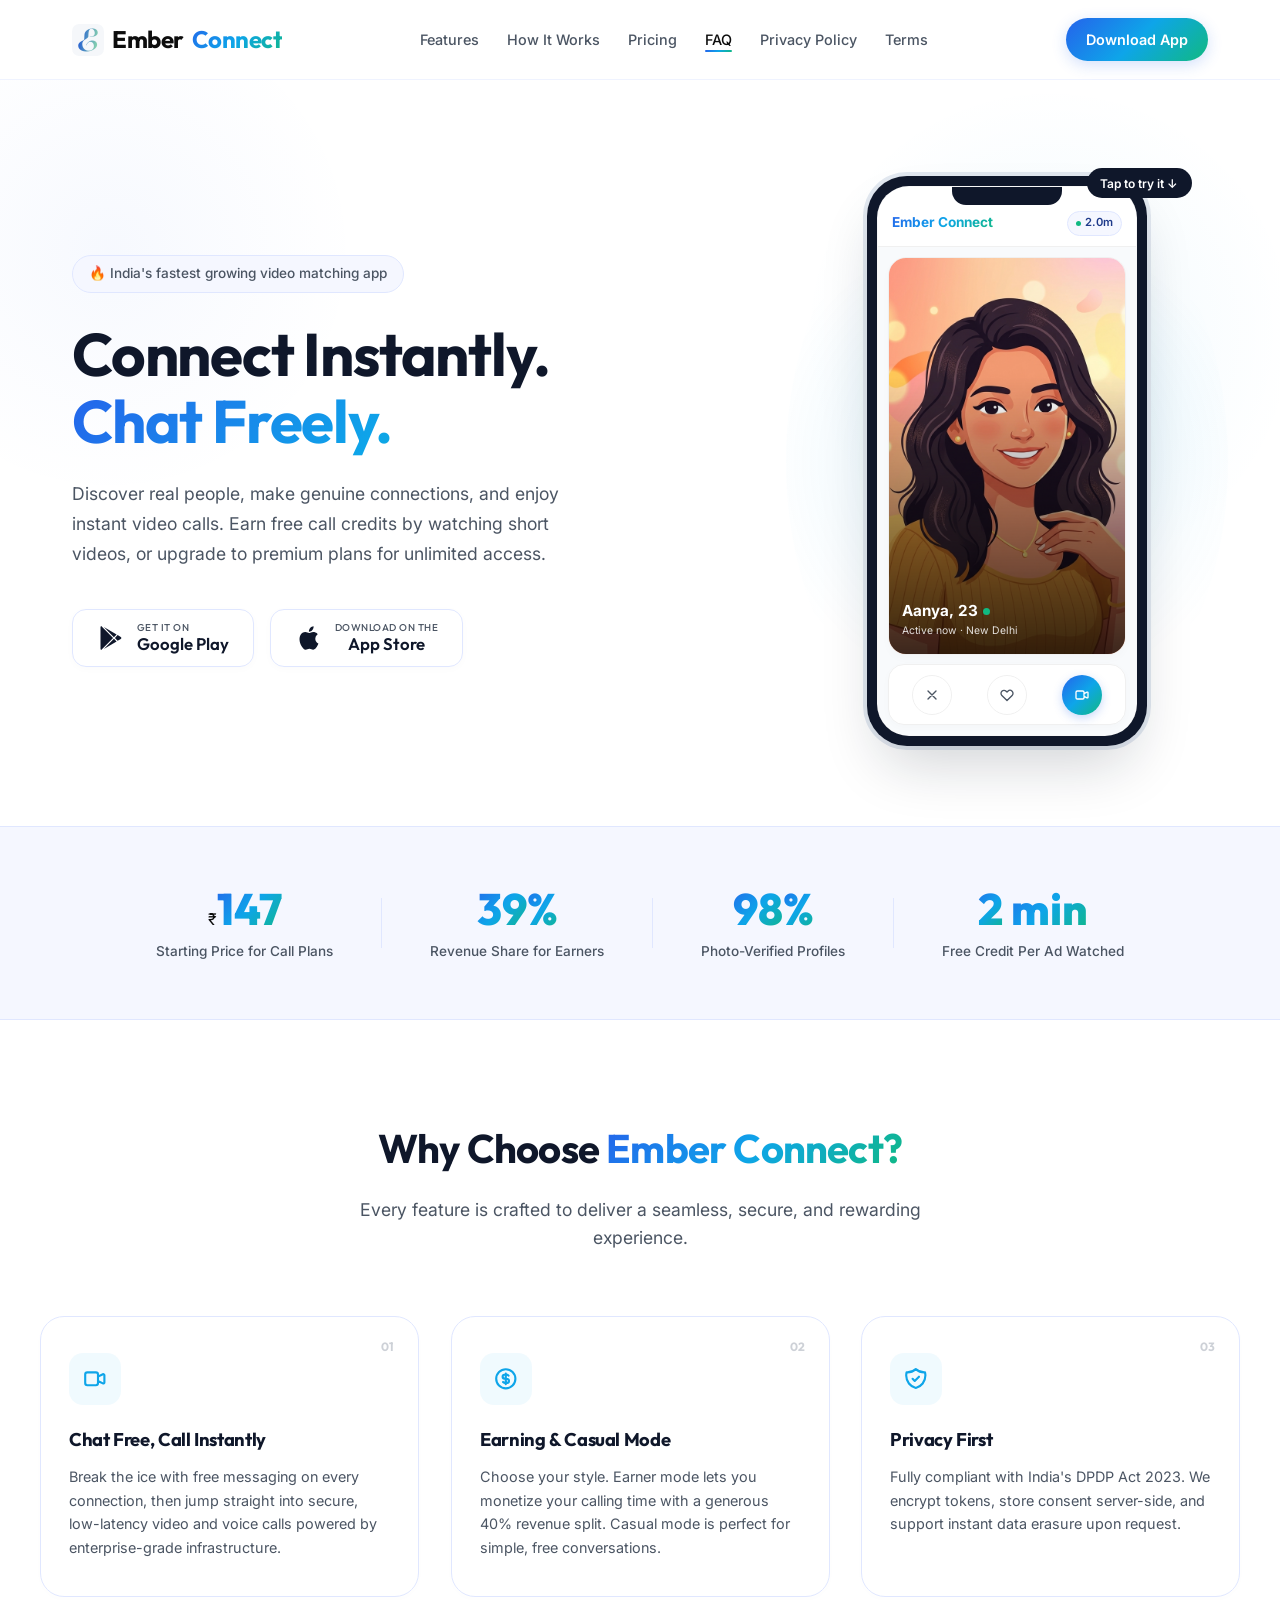
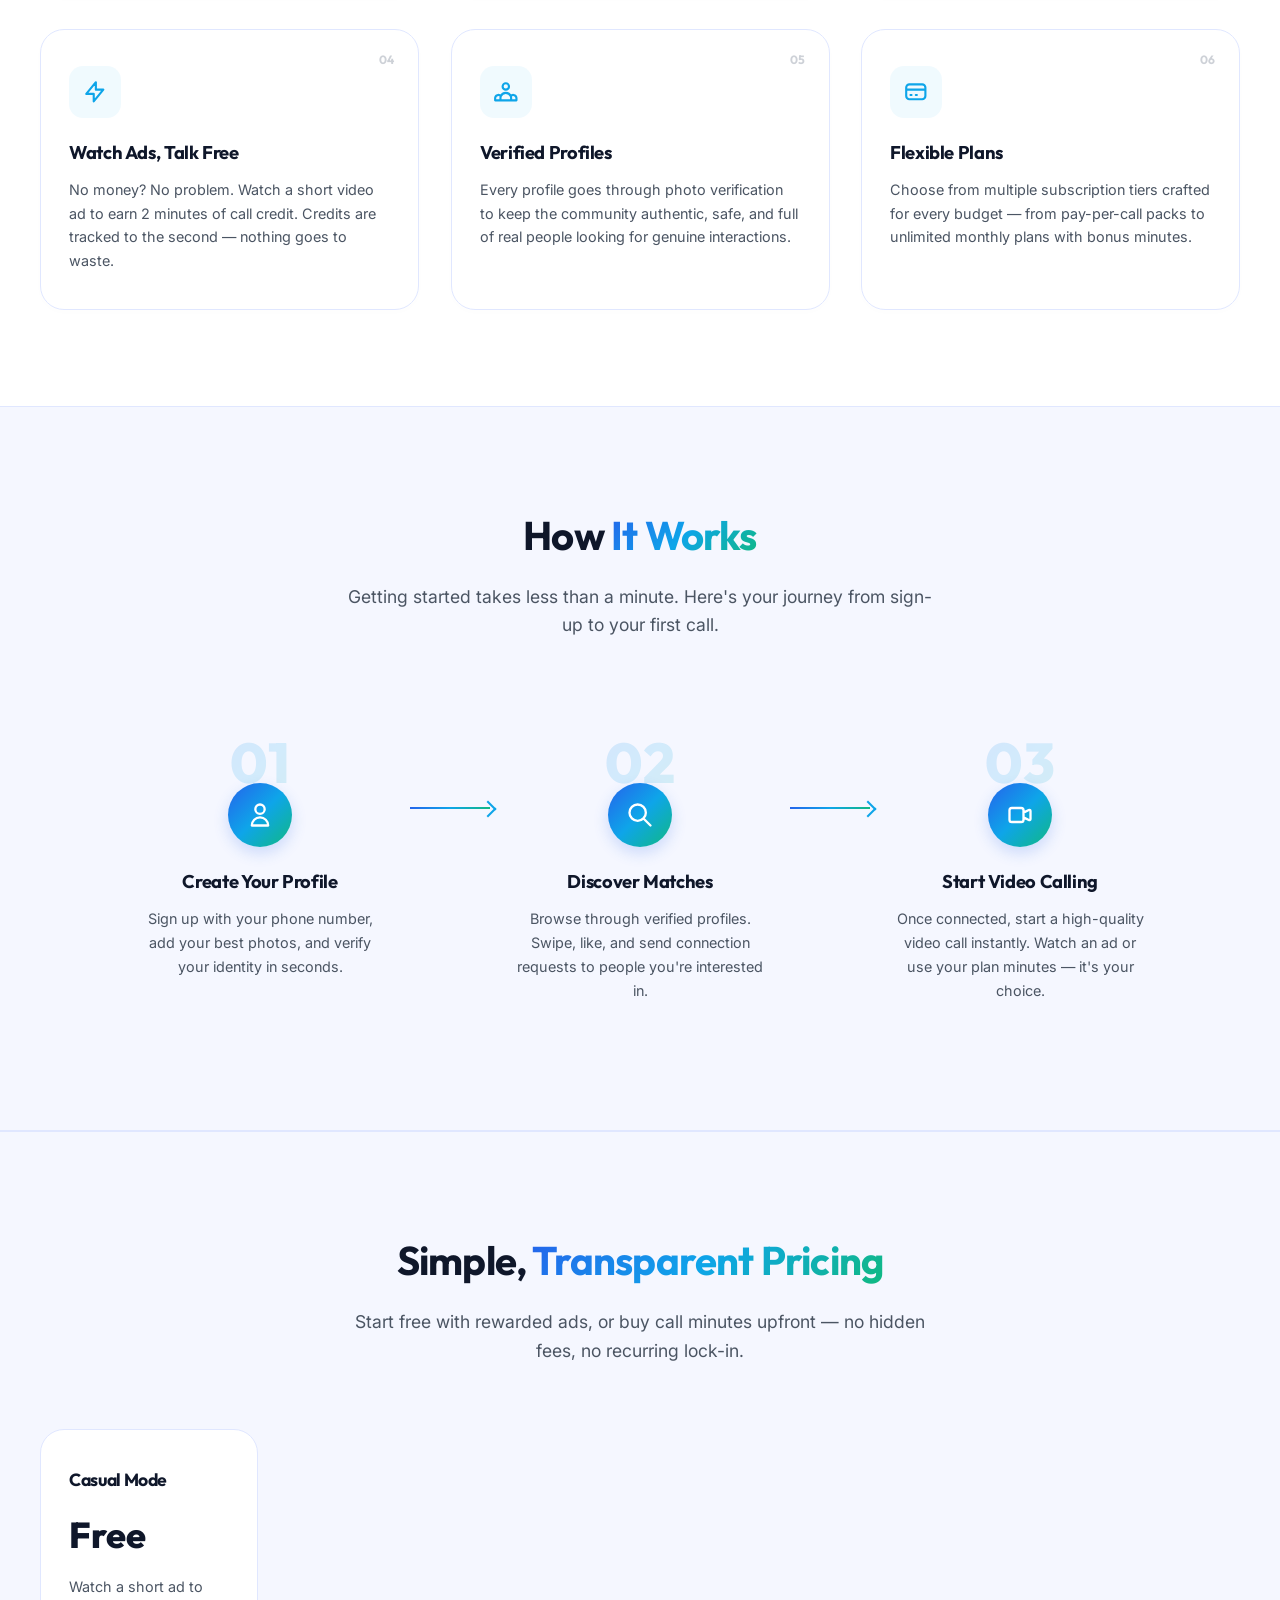
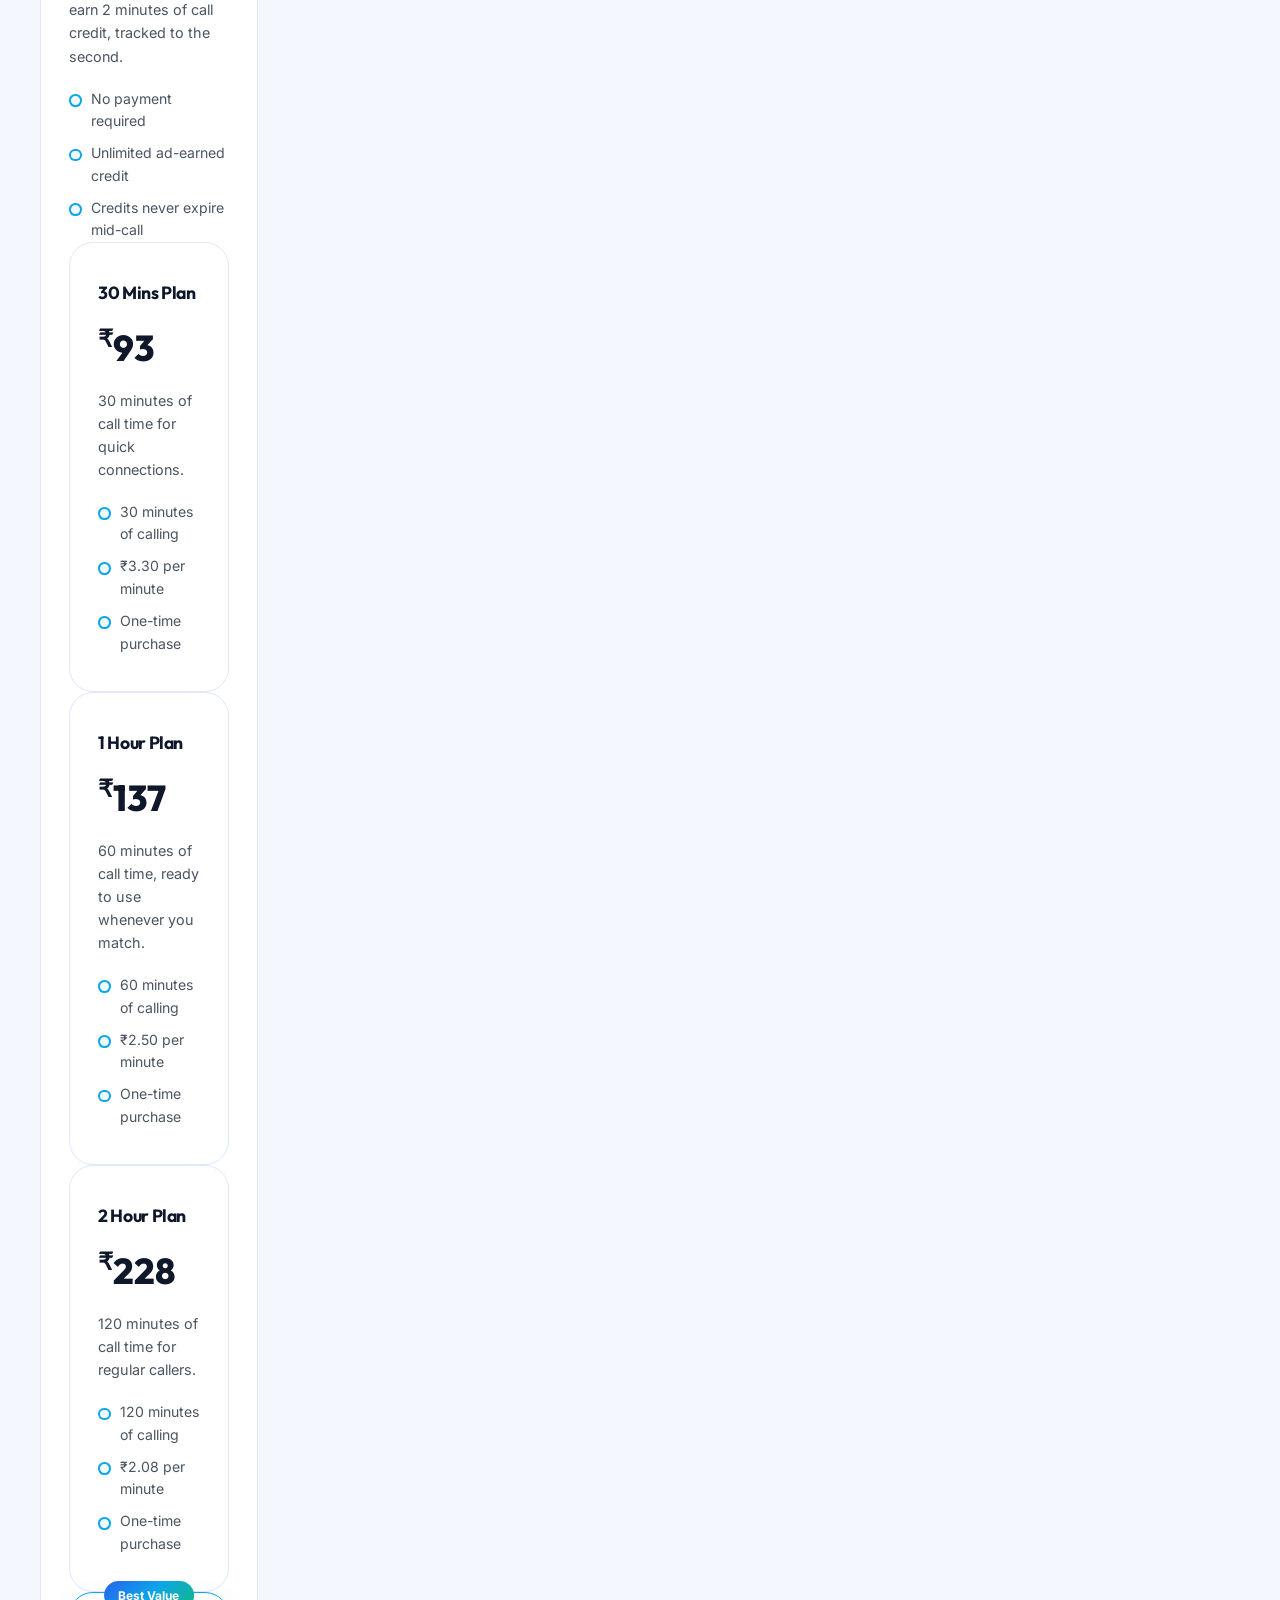
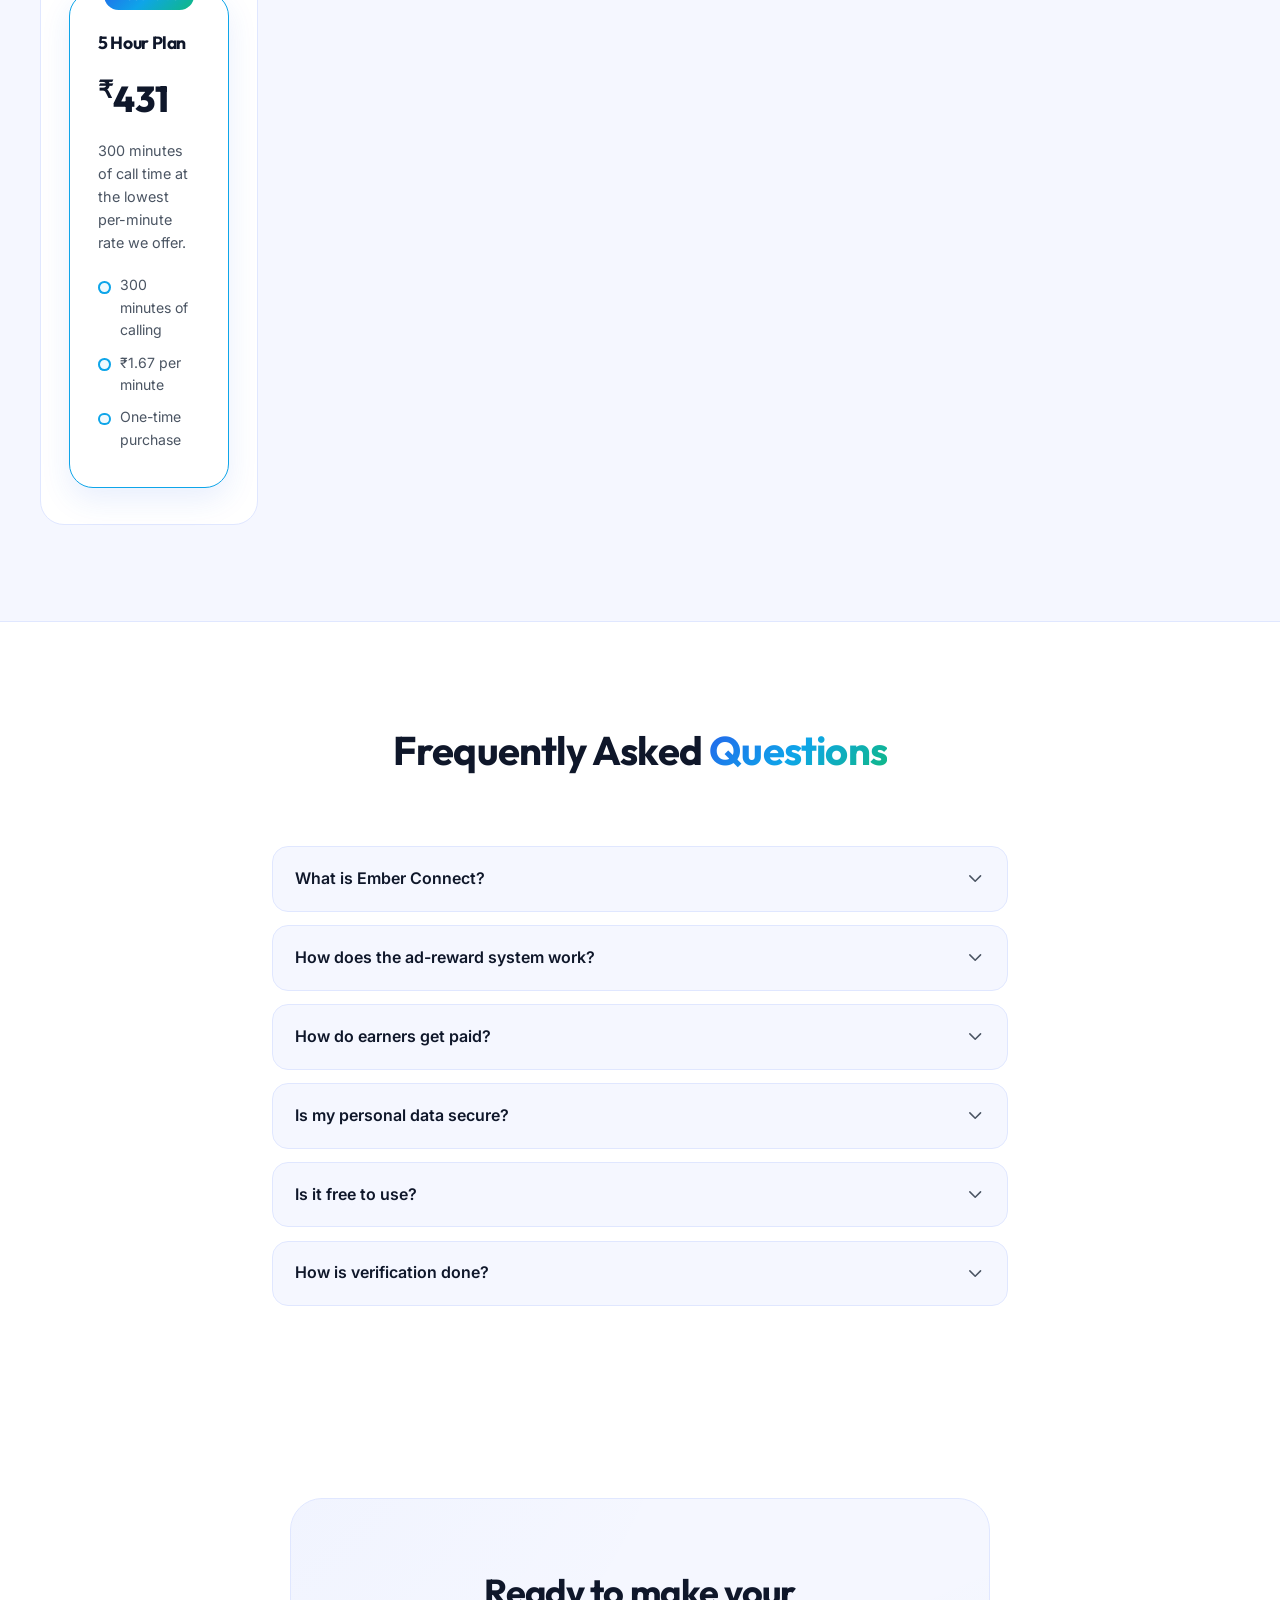
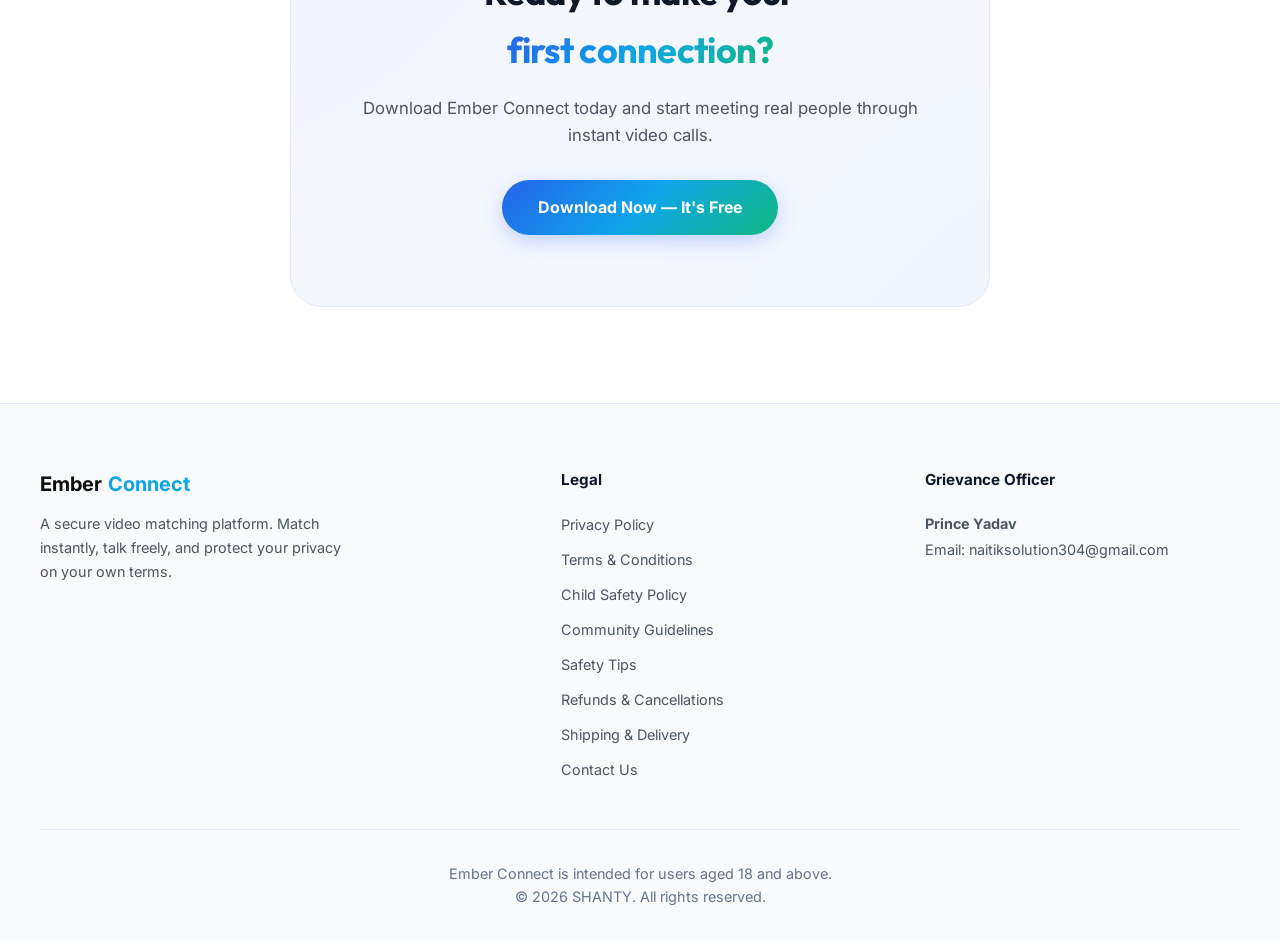
<file: index.html>
<!DOCTYPE html>
<html lang="en">

<head>
  <meta charset="UTF-8">
  <meta name="viewport" content="width=device-width, initial-scale=1.0">
  <title>Ember Connect — Connect Instantly. Chat Freely.</title>
  <meta name="description"
    content="Discover matches, chat free, and video call on Ember Connect. Watch ads to earn credits in Casual Mode, or purchase plans for premium high-quality connections.">
  <link rel="canonical" href="https://emberconnect.in/">
  <meta name="theme-color" content="#0ea5e9">

  <!-- Open Graph -->
  <meta property="og:type" content="website">
  <meta property="og:url" content="https://emberconnect.in/">
  <meta property="og:title" content="Ember Connect — Connect Instantly. Chat Freely.">
  <meta property="og:description"
    content="Discover matches, chat free, and video call on Ember Connect. Watch ads to earn credits in Casual Mode, or purchase plans for premium high-quality connections.">
  <meta property="og:image" content="https://emberconnect.in/profile.png">

  <!-- Twitter Card -->
  <meta name="twitter:card" content="summary_large_image">
  <meta name="twitter:url" content="https://emberconnect.in/">
  <meta name="twitter:title" content="Ember Connect — Connect Instantly. Chat Freely.">
  <meta name="twitter:description"
    content="Discover matches, chat free, and video call on Ember Connect. Watch ads to earn credits in Casual Mode, or purchase plans for premium high-quality connections.">
  <meta name="twitter:image" content="https://emberconnect.in/profile.png">

  <link rel="icon" type="image/png" sizes="64x64" href="/favicon.png?v=1">
  <link rel="icon" type="image/png" sizes="192x192" href="/icon-192.png?v=1">
  <link rel="apple-touch-icon" href="/apple-touch-icon.png?v=1">
  <link rel="stylesheet" href="style.css?v=20260810">
</head>

<body>
  <div class="scroll-progress" id="scrollProgress"></div>

  <!-- Navigation Header -->
  <header>
    <div class="nav-container">
      <a href="#" class="logo">
        <img src="logo.png" alt="Ember Connect" class="logo-img">
        Ember <span>Connect</span>
      </a>
      <ul class="nav-links">
        <li><a href="#features">Features</a></li>
        <li><a href="#how-it-works">How It Works</a></li>
        <li><a href="#pricing">Pricing</a></li>
        <li><a href="#faq">FAQ</a></li>
        <li><a href="/privacy">Privacy Policy</a></li>
        <li><a href="/terms">Terms</a></li>
      </ul>
      <a href="#download" class="nav-btn">Download App</a>
    </div>
  </header>

  <main>
    <!-- Hero Section -->
    <section class="hero">
      <div class="hero-content">
        <div class="hero-pill">🔥 India's fastest growing video matching app</div>
        <h1>Connect Instantly.<br><span>Chat Freely.</span></h1>
        <p class="hero-subtitle">
          Discover real people, make genuine connections, and enjoy instant video calls. Earn free call credits by
          watching short videos, or upgrade to premium plans for unlimited access.
        </p>
        <div class="download-badges" id="download">
          <!-- Play Store Badge -->
          <a href="https://play.google.com/store/apps/details?id=com.ember.ember_app" target="_blank"
            rel="noopener noreferrer" class="badge" id="badgeGooglePlay" title="Get it on Google Play">
            <svg viewBox="0 0 24 24" fill="currentColor">
              <path
                d="M3.609 1.814L13.792 12 3.61 22.186a.996.996 0 01-.61-.92V2.734a1 1 0 01.609-.92zm10.89 10.893l2.302 2.302-10.937 6.333 8.635-8.635zm3.199-3.199l2.688 1.556a1 1 0 010 1.728l-2.688 1.556L15.37 12l2.328-2.492zM5.864 2.658L16.8 8.99l-2.302 2.302-8.634-8.634z" />
            </svg>
            <div class="badge-text">
              <span>Get it on</span>
              <span>Google Play</span>
            </div>
          </a>
          <!-- App Store Badge -->
          <button type="button" class="badge" id="badgeAppStore" title="Coming soon on the App Store">
            <svg viewBox="0 0 24 24" fill="currentColor">
              <path
                d="M18.71 19.5c-.83 1.24-1.71 2.45-3.05 2.47-1.34.03-1.77-.79-3.29-.79-1.53 0-2 .77-3.27.82-1.31.05-2.3-1.32-3.14-2.53C4.25 17 2.94 12.45 4.7 9.39c.87-1.52 2.43-2.48 4.12-2.51 1.28-.02 2.5.87 3.29.87.78 0 2.26-1.07 3.8-.91.65.03 2.47.26 3.64 1.98-.09.06-2.17 1.28-2.15 3.81.03 3.02 2.65 4.03 2.68 4.04-.03.07-.42 1.44-1.37 2.83zM13 3.5c.73-.83 1.94-1.46 2.94-1.5.13 1.17-.34 2.35-1.04 3.19-.69.85-1.83 1.51-2.95 1.42-.15-1.15.41-2.35 1.05-3.11z" />
            </svg>
            <div class="badge-text">
              <span>Download on the</span>
              <span>App Store</span>
            </div>
          </button>
        </div>
      </div>

      <!-- App Interface Phone Mockup -->
      <div class="mockup-wrapper">
        <div class="mockup-glow"></div>
        <div class="demo-hint" id="demoHint">Tap to try it ↓</div>
        <div class="phone-mockup float-animation">
          <div class="phone-screen" id="phoneDemo">
            <div class="phone-notch"></div>
            <div class="screen-header">
              <div class="screen-title">Ember Connect</div>
              <div class="screen-credits" id="demoCredits">2.0m</div>
            </div>
            <div class="screen-body">
              <div class="screen-card" id="demoCard">
                <div class="card-img" id="demoCardImg"
                  style="background: linear-gradient(180deg, rgba(0,0,0,0) 30%, rgba(0,0,0,0.75) 100%), url('profile.png') center/cover no-repeat;">
                  <div class="card-details">
                    <div class="card-name">Aanya, 23</div>
                    <div class="card-bio">Active now · New Delhi</div>
                  </div>
                </div>

                <!-- Match reveal overlay -->
                <div class="match-overlay" id="matchOverlay">
                  <svg viewBox="0 0 24 24" fill="currentColor">
                    <path
                      d="M15 10l4.553-2.276A1 1 0 0121 8.618v6.764a1 1 0 01-1.447.894L15 14M5 18h8a2 2 0 002-2V8a2 2 0 00-2-2H5a2 2 0 00-2 2v8a2 2 0 002 2z">
                    </path>
                  </svg>
                  <div class="match-title">It's a Match!</div>
                  <div class="match-sub">Starting your call…</div>
                </div>

                <!-- In-call overlay -->
                <div class="call-overlay" id="callOverlay">
                  <div class="call-avatar" id="callAvatar"></div>
                  <div class="call-name" id="callName">Aanya</div>
                  <div class="call-status" id="callStatus">Calling…</div>
                  <div class="call-timer" id="callTimer">00:00</div>
                  <div class="call-end-btn" id="callEndBtn" title="End call">
                    <svg viewBox="0 0 24 24" fill="none" stroke="currentColor">
                      <path stroke-linecap="round" stroke-linejoin="round" stroke-width="2"
                        d="M15 10l4.553-2.276A1 1 0 0121 8.618v6.764a1 1 0 01-1.447.894L15 14M5 18h8a2 2 0 002-2V8a2 2 0 00-2-2H5a2 2 0 00-2 2v8a2 2 0 002 2z">
                      </path>
                    </svg>
                  </div>
                </div>
              </div>
              <div class="screen-actions" id="demoActions">
                <div class="screen-btn" id="btnSkip" title="Pass">
                  <svg fill="none" stroke="currentColor" viewBox="0 0 24 24">
                    <path stroke-linecap="round" stroke-linejoin="round" stroke-width="2" d="M6 18L18 6M6 6l12 12">
                    </path>
                  </svg>
                </div>
                <div class="screen-btn" id="btnLike" title="Like">
                  <svg fill="none" stroke="currentColor" viewBox="0 0 24 24">
                    <path stroke-linecap="round" stroke-linejoin="round" stroke-width="2"
                      d="M4.318 6.318a4.5 4.5 0 000 6.364L12 20.364l7.682-7.682a4.5 4.5 0 00-6.364-6.364L12 7.636l-1.318-1.318a4.5 4.5 0 00-6.364 0z">
                    </path>
                  </svg>
                </div>
                <div class="screen-btn like-btn" id="btnCall" title="Call now">
                  <svg fill="none" stroke="currentColor" viewBox="0 0 24 24">
                    <path stroke-linecap="round" stroke-linejoin="round" stroke-width="2"
                      d="M15 10l4.553-2.276A1 1 0 0121 8.618v6.764a1 1 0 01-1.447.894L15 14M5 18h8a2 2 0 002-2V8a2 2 0 00-2-2H5a2 2 0 00-2 2v8a2 2 0 002 2z">
                    </path>
                  </svg>
                </div>
              </div>
            </div>
          </div>
        </div>
      </div>
    </section>

    <!-- Stats Section -->
    <section class="stats-section">
      <div class="stats-container">
        <div class="stat-item fade-in">
          <div>&#8377;<span class="stat-number" data-target="150" id="statStartingPrice"></span></div>
          <div class="stat-label">Starting Price for Call Plans</div>
        </div>
        <div class="stat-divider"></div>
        <div class="stat-item fade-in">
          <div><span class="stat-number" data-target="40" id="statEarnerRevenueShare">40</span><span class="stat-suffix">%</span></div>
          <div class="stat-label">Revenue Share for Earners</div>
        </div>
        <div class="stat-divider"></div>
        <div class="stat-item fade-in">
          <div><span class="stat-number" data-target="100"></span><span class="stat-suffix">%</span></div>
          <div class="stat-label">Photo-Verified Profiles</div>
        </div>
        <div class="stat-divider"></div>
        <div class="stat-item fade-in">
          <div><span class="stat-number" data-target="2"></span><span class="stat-suffix"> min</span></div>
          <div class="stat-label">Free Credit Per Ad Watched</div>
        </div>
      </div>
    </section>

    <!-- Core Features Section -->
    <section class="features-section" id="features">
      <div class="section-container">
        <div class="section-header fade-in">
          <h2>Why Choose <span>Ember Connect?</span></h2>
          <p>Every feature is crafted to deliver a seamless, secure, and rewarding experience.</p>
        </div>
        <div class="features-grid">
          <!-- Feature 1 -->
          <div class="feature-card fade-in">
            <div class="feature-card-index">01</div>
            <div class="feature-icon-box">
              <svg fill="none" stroke="currentColor" viewBox="0 0 24 24">
                <path stroke-linecap="round" stroke-linejoin="round" stroke-width="2"
                  d="M15 10l4.553-2.276A1 1 0 0121 8.618v6.764a1 1 0 01-1.447.894L15 14M5 18h8a2 2 0 002-2V8a2 2 0 00-2-2H5a2 2 0 00-2 2v8a2 2 0 002 2z">
                </path>
              </svg>
            </div>
            <h3>Chat Free, Call Instantly</h3>
            <p>Break the ice with free messaging on every connection, then jump straight into secure,
              low-latency video and voice calls powered by enterprise-grade infrastructure.</p>
          </div>
          <!-- Feature 2 -->
          <div class="feature-card fade-in">
            <div class="feature-card-index">02</div>
            <div class="feature-icon-box">
              <svg fill="none" stroke="currentColor" viewBox="0 0 24 24">
                <path stroke-linecap="round" stroke-linejoin="round" stroke-width="2"
                  d="M12 8c-1.657 0-3 .895-3 2s1.343 2 3 2 3 .895 3 2-1.343 2-3 2m0-8c1.11 0 2.08.402 2.599 1M12 8V7m0 1v8m0 0v1m0-1c-1.11 0-2.08-.402-2.599-1M21 12a9 9 0 11-18 0 9 9 0 0118 0z">
                </path>
              </svg>
            </div>
            <h3>Earning &amp; Casual Mode</h3>
            <p>Choose your style. Earner mode lets you monetize your calling time with a generous
              <span id="earnerRevenueSharePctFeature">40</span>% revenue split.
              Casual mode is perfect for simple, free conversations.</p>
          </div>
          <!-- Feature 3 -->
          <div class="feature-card fade-in">
            <div class="feature-card-index">03</div>
            <div class="feature-icon-box">
              <svg fill="none" stroke="currentColor" viewBox="0 0 24 24">
                <path stroke-linecap="round" stroke-linejoin="round" stroke-width="2"
                  d="M9 12l2 2 4-4m5.618-4.016A11.955 11.955 0 0112 2.944a11.955 11.955 0 01-8.618 3.04A12.02 12.02 0 003 9c0 5.591 3.824 10.29 9 11.622 5.176-1.332 9-6.03 9-11.622 0-1.042-.133-2.052-.382-3.016z">
                </path>
              </svg>
            </div>
            <h3>Privacy First</h3>
            <p>Fully compliant with India's DPDP Act 2023. We encrypt tokens, store consent server-side, and support
              instant data erasure upon request.</p>
          </div>
          <!-- Feature 4 -->
          <div class="feature-card fade-in">
            <div class="feature-card-index">04</div>
            <div class="feature-icon-box">
              <svg fill="none" stroke="currentColor" viewBox="0 0 24 24">
                <path stroke-linecap="round" stroke-linejoin="round" stroke-width="2" d="M13 10V3L4 14h7v7l9-11h-7z">
                </path>
              </svg>
            </div>
            <h3>Watch Ads, Talk Free</h3>
            <p>No money? No problem. Watch a short video ad to earn 2 minutes of call credit. Credits are tracked to the
              second — nothing goes to waste.</p>
          </div>
          <!-- Feature 5 -->
          <div class="feature-card fade-in">
            <div class="feature-card-index">05</div>
            <div class="feature-icon-box">
              <svg fill="none" stroke="currentColor" viewBox="0 0 24 24">
                <path stroke-linecap="round" stroke-linejoin="round" stroke-width="2"
                  d="M17 20h5v-2a3 3 0 00-5.356-1.857M17 20H7m10 0v-2c0-.656-.126-1.283-.356-1.857M7 20H2v-2a3 3 0 015.356-1.857M7 20v-2c0-.656.126-1.283.356-1.857m0 0a5.002 5.002 0 019.288 0M15 7a3 3 0 11-6 0 3 3 0 016 0z">
                </path>
              </svg>
            </div>
            <h3>Verified Profiles</h3>
            <p>Every profile goes through photo verification to keep the community authentic, safe, and full of real
              people looking for genuine interactions.</p>
          </div>
          <!-- Feature 6 -->
          <div class="feature-card fade-in">
            <div class="feature-card-index">06</div>
            <div class="feature-icon-box">
              <svg fill="none" stroke="currentColor" viewBox="0 0 24 24">
                <path stroke-linecap="round" stroke-linejoin="round" stroke-width="2"
                  d="M3 10h18M7 15h1m4 0h1m-7 4h12a3 3 0 003-3V8a3 3 0 00-3-3H6a3 3 0 00-3 3v8a3 3 0 003 3z"></path>
              </svg>
            </div>
            <h3>Flexible Plans</h3>
            <p>Choose from multiple subscription tiers crafted for every budget — from pay-per-call packs to unlimited
              monthly plans with bonus minutes.</p>
          </div>
        </div>
      </div>
    </section>

    <!-- How It Works Section -->
    <section class="how-it-works-section" id="how-it-works">
      <div class="section-container">
        <div class="section-header fade-in">
          <h2>How <span>It Works</span></h2>
          <p>Getting started takes less than a minute. Here's your journey from sign-up to your first call.</p>
        </div>
        <div class="steps-grid">
          <div class="step-card fade-in">
            <div class="step-number">01</div>
            <div class="step-icon">
              <svg fill="none" stroke="currentColor" viewBox="0 0 24 24">
                <path stroke-linecap="round" stroke-linejoin="round" stroke-width="2"
                  d="M16 7a4 4 0 11-8 0 4 4 0 018 0zM12 14a7 7 0 00-7 7h14a7 7 0 00-7-7z"></path>
              </svg>
            </div>
            <h3>Create Your Profile</h3>
            <p>Sign up with your phone number, add your best photos, and verify your identity in seconds.</p>
          </div>
          <div class="step-connector fade-in"></div>
          <div class="step-card fade-in">
            <div class="step-number">02</div>
            <div class="step-icon">
              <svg fill="none" stroke="currentColor" viewBox="0 0 24 24">
                <path stroke-linecap="round" stroke-linejoin="round" stroke-width="2"
                  d="M21 21l-6-6m2-5a7 7 0 11-14 0 7 7 0 0114 0z"></path>
              </svg>
            </div>
            <h3>Discover Matches</h3>
            <p>Browse through verified profiles. Swipe, like, and send connection requests to people you're interested
              in.</p>
          </div>
          <div class="step-connector fade-in"></div>
          <div class="step-card fade-in">
            <div class="step-number">03</div>
            <div class="step-icon">
              <svg fill="none" stroke="currentColor" viewBox="0 0 24 24">
                <path stroke-linecap="round" stroke-linejoin="round" stroke-width="2"
                  d="M15 10l4.553-2.276A1 1 0 0121 8.618v6.764a1 1 0 01-1.447.894L15 14M5 18h8a2 2 0 002-2V8a2 2 0 00-2-2H5a2 2 0 00-2 2v8a2 2 0 002 2z">
                </path>
              </svg>
            </div>
            <h3>Start Video Calling</h3>
            <p>Once connected, start a high-quality video call instantly. Watch an ad or use your plan minutes — it's
              your choice.</p>
          </div>
        </div>
      </div>
    </section>

    <!-- Pricing Section -->
    <section class="pricing-section" id="pricing">
      <div class="section-container">
        <div class="section-header fade-in">
          <h2>Simple, <span>Transparent Pricing</span></h2>
          <p>Start free with rewarded ads, or buy call minutes upfront — no hidden fees, no recurring lock-in.</p>
        </div>
        <div class="pricing-grid" id="pricingGrid">
          <div class="pricing-card fade-in" data-static="true">
            <h3>Casual Mode</h3>
            <div class="price"><span class="price-amount">Free</span></div>
            <p class="price-desc">Watch a short ad to earn 2 minutes of call credit, tracked to the second.</p>
            <ul class="pricing-features">
              <li>No payment required</li>
              <li>Unlimited ad-earned credit</li>
              <li>Credits never expire mid-call</li>
            </ul>
            <div class="pricing-card fade-in">
              <h3>30 Mins Plan</h3>
              <div class="price"><span class="price-currency">&#8377;</span><span class="price-amount"
                  data-target="99">99</span></div>
              <p class="price-desc">30 minutes of call time for quick connections.</p>
              <ul class="pricing-features">
                <li>30 minutes of calling</li>
                <li>&#8377;3.30 per minute</li>
                <li>One-time purchase</li>
              </ul>
            </div>
            <div class="pricing-card fade-in">
              <h3>1 Hour Plan</h3>
              <div class="price"><span class="price-currency">&#8377;</span><span class="price-amount"
                  data-target="150">150</span></div>
              <p class="price-desc">60 minutes of call time, ready to use whenever you match.</p>
              <ul class="pricing-features">
                <li>60 minutes of calling</li>
                <li>&#8377;2.50 per minute</li>
                <li>One-time purchase</li>
              </ul>
            </div>
            <div class="pricing-card fade-in">
              <h3>2 Hour Plan</h3>
              <div class="price"><span class="price-currency">&#8377;</span><span class="price-amount"
                  data-target="250">250</span></div>
              <p class="price-desc">120 minutes of call time for regular callers.</p>
              <ul class="pricing-features">
                <li>120 minutes of calling</li>
                <li>&#8377;2.08 per minute</li>
                <li>One-time purchase</li>
              </ul>
            </div>
            <div class="pricing-card featured fade-in">
              <div class="pricing-badge">Best Value</div>
              <h3>5 Hour Plan</h3>
              <div class="price"><span class="price-currency">&#8377;</span><span class="price-amount"
                  data-target="500">500</span></div>
              <p class="price-desc">300 minutes of call time at the lowest per-minute rate we offer.</p>
              <ul class="pricing-features">
                <li>300 minutes of calling</li>
                <li>&#8377;1.67 per minute</li>
                <li>One-time purchase</li>
              </ul>
            </div>
          </div>
        </div>
    </section>

    <!-- FAQ Accordion Section -->
    <section class="faq-section" id="faq">
      <div class="section-header fade-in">
        <h2>Frequently Asked <span>Questions</span></h2>
      </div>
      <div class="faq-list">
        <div class="faq-item fade-in">
          <div class="faq-question">
            <span>What is Ember Connect?</span>
            <svg fill="none" stroke="currentColor" viewBox="0 0 24 24">
              <path stroke-linecap="round" stroke-linejoin="round" stroke-width="2" d="M19 9l-7 7-7-7"></path>
            </svg>
          </div>
          <div class="faq-answer">
            <p>Ember Connect is a video matching platform that allows users to instantly connect via secure video and
              voice calls. Users can watch rewarded ads to earn credits for free calls, or buy premium plans. Verified
              profiles can connect casually or offer their time as Earners.</p>
          </div>
        </div>
        <div class="faq-item fade-in">
          <div class="faq-question">
            <span>How does the ad-reward system work?</span>
            <svg fill="none" stroke="currentColor" viewBox="0 0 24 24">
              <path stroke-linecap="round" stroke-linejoin="round" stroke-width="2" d="M19 9l-7 7-7-7"></path>
            </svg>
          </div>
          <div class="faq-answer">
            <p>Users can watch short video ads to earn 2 minutes of call credit. Credits are calculated to the exact
              second, meaning if your call ends early, any remaining seconds are preserved for future calls with the
              same person.</p>
          </div>
        </div>
        <div class="faq-item fade-in">
          <div class="faq-question">
            <span>How do earners get paid?</span>
            <svg fill="none" stroke="currentColor" viewBox="0 0 24 24">
              <path stroke-linecap="round" stroke-linejoin="round" stroke-width="2" d="M19 9l-7 7-7-7"></path>
            </svg>
          </div>
          <div class="faq-answer">
            <p>Earners receive <span id="earnerRevenueSharePctFaq">40</span>% of the revenue generated from subscription-based call minutes. Earnings accumulate in
              real-time and can be requested for payout via bank transfer or UPI once the minimum balance threshold is
              reached.</p>
          </div>
        </div>
        <div class="faq-item fade-in">
          <div class="faq-question">
            <span>Is my personal data secure?</span>
            <svg fill="none" stroke="currentColor" viewBox="0 0 24 24">
              <path stroke-linecap="round" stroke-linejoin="round" stroke-width="2" d="M19 9l-7 7-7-7"></path>
            </svg>
          </div>
          <div class="faq-answer">
            <p>Absolutely. Under the Digital Personal Data Protection (DPDP) Act 2023, we store active consent logs
              server-side and protect verification uploads using short-lived signed URLs. You can withdraw your consent
              or request data erasure at any time from your profile settings.</p>
          </div>
        </div>
        <div class="faq-item fade-in">
          <div class="faq-question">
            <span>Is it free to use?</span>
            <svg fill="none" stroke="currentColor" viewBox="0 0 24 24">
              <path stroke-linecap="round" stroke-linejoin="round" stroke-width="2" d="M19 9l-7 7-7-7"></path>
            </svg>
          </div>
          <div class="faq-answer">
            <p>Yes! Ember Connect is free to download and use. You can earn free call credits by watching short video
              ads. If you'd rather skip ads, call minute packs start from just ₹150.</p>
          </div>
        </div>
        <div class="faq-item fade-in">
          <div class="faq-question">
            <span>How is verification done?</span>
            <svg fill="none" stroke="currentColor" viewBox="0 0 24 24">
              <path stroke-linecap="round" stroke-linejoin="round" stroke-width="2" d="M19 9l-7 7-7-7"></path>
            </svg>
          </div>
          <div class="faq-answer">
            <p>We use real-time selfie verification against your uploaded profile photos. Uploads are encrypted and
              stored temporarily using secure short-lived URLs, then automatically deleted after verification is
              complete.</p>
          </div>
        </div>
      </div>
    </section>

    <!-- CTA Section -->
    <section class="cta-section">
      <div class="cta-container fade-in">
        <h2>Ready to make your<br><span>first connection?</span></h2>
        <p>Download Ember Connect today and start meeting real people through instant video calls.</p>
        <a href="#download" class="cta-btn">Download Now — It's Free</a>
      </div>
    </section>
  </main>

  <!-- Footer -->
  <footer>
    <div class="footer-grid">
      <div class="footer-brand">
        <h4>Ember <span>Connect</span></h4>
        <p>A secure video matching platform. Match instantly, talk freely, and protect your privacy on your own terms.
        </p>
      </div>
      <div class="footer-links">
        <h5>Legal</h5>
        <ul>
          <li><a href="/privacy">Privacy Policy</a></li>
          <li><a href="/terms">Terms &amp; Conditions</a></li>
          <li><a href="/child-safety">Child Safety Policy</a></li>
          <li><a href="/guidelines">Community Guidelines</a></li>
          <li><a href="/safety">Safety Tips</a></li>
          <li><a href="/refunds">Refunds &amp; Cancellations</a></li>
          <li><a href="/shipping">Shipping &amp; Delivery</a></li>
          <li><a href="/contact">Contact Us</a></li>
        </ul>
      </div>
      <div class="footer-links footer-officer">
        <h5>Grievance Officer</h5>
        <p><strong>Prince Yadav</strong></p>
        <p>Email: naitiksolution304@gmail.com</p>
      </div>
    </div>
    <div class="footer-bottom">
      <p>Ember Connect is intended for users aged 18 and above.</p>
      <p>&copy; 2026 SHANTY. All rights reserved.</p>
    </div>
  </footer>

  <button type="button" class="back-to-top" id="backToTop" aria-label="Back to top">
    <svg viewBox="0 0 24 24" fill="none" stroke="currentColor">
      <path stroke-linecap="round" stroke-linejoin="round" stroke-width="2" d="M5 15l7-7 7 7"></path>
    </svg>
  </button>

  <script src="app.js"></script>
</body>

</html>
</file>
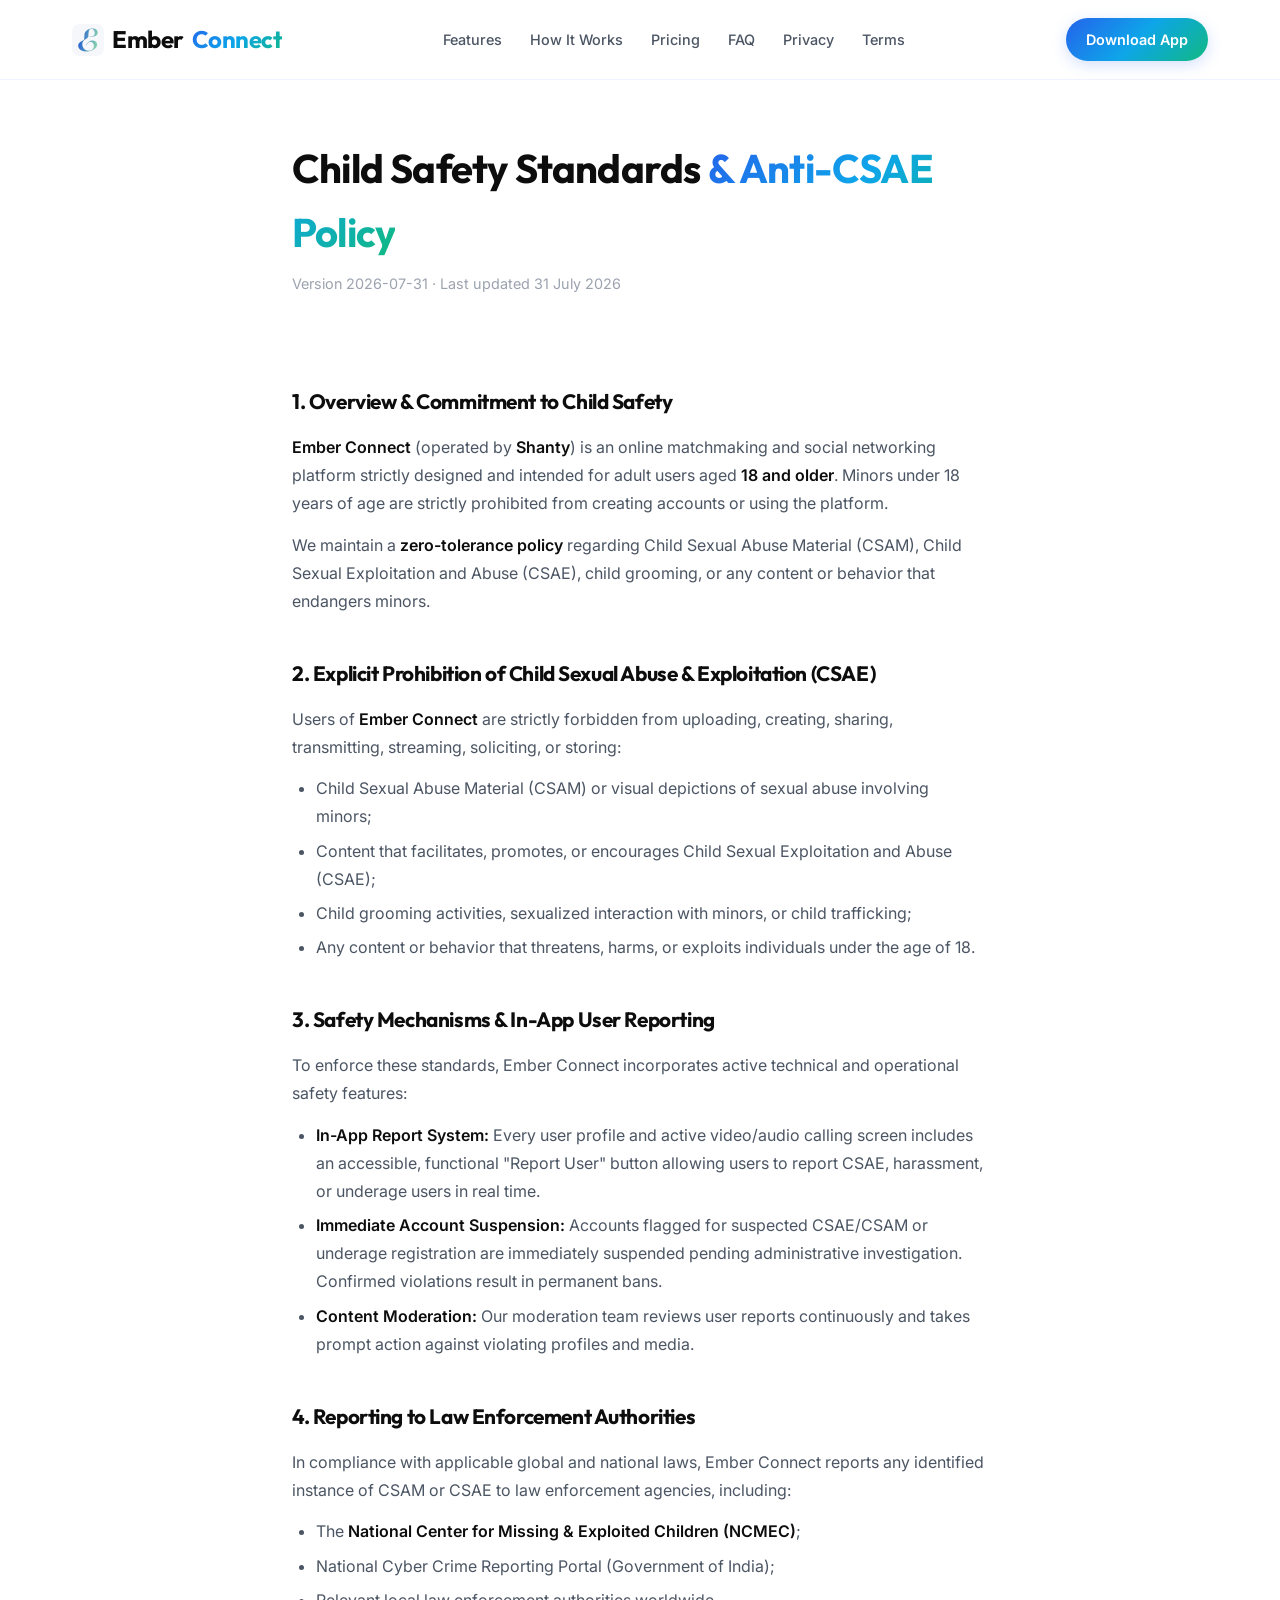
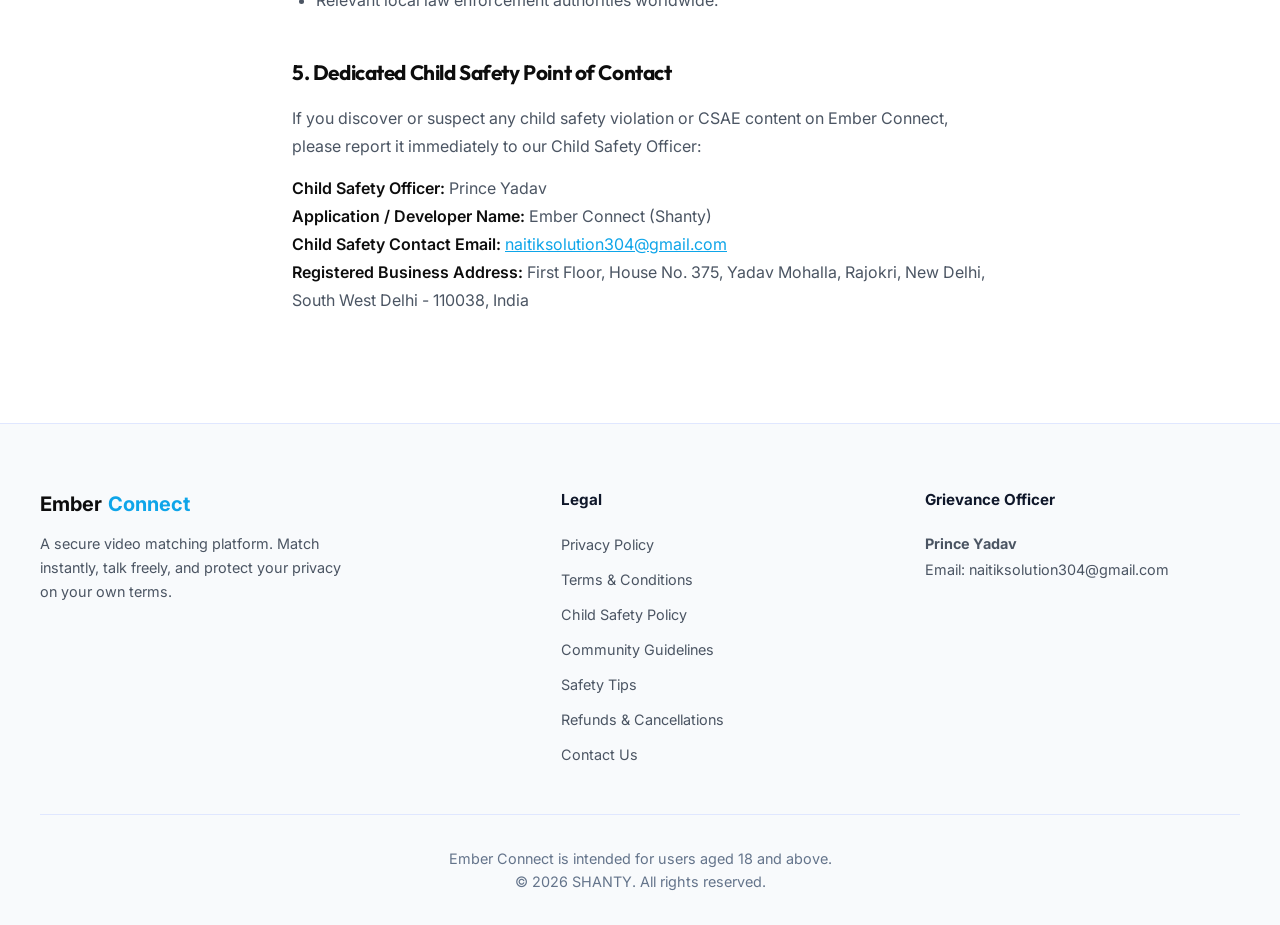
<file: child-safety.html>
<!DOCTYPE html>
<html lang="en">
<head>
  <meta charset="UTF-8">
  <meta name="viewport" content="width=device-width, initial-scale=1.0">
  <title>Child Safety Standards & Anti-CSAE Policy — Ember Connect</title>
  <meta name="description" content="Ember Connect Child Safety Standards, Zero-Tolerance Anti-CSAE Policy, and Reporting Procedures.">
  <link rel="canonical" href="https://emberconnect.in/child-safety">
  <meta name="robots" content="index, follow">
  <meta name="theme-color" content="#0ea5e9">

  <!-- Open Graph -->
  <meta property="og:type" content="website">
  <meta property="og:url" content="https://emberconnect.in/child-safety">
  <meta property="og:title" content="Child Safety Standards & Anti-CSAE Policy — Ember Connect">
  <meta property="og:description" content="Ember Connect Child Safety Standards, Zero-Tolerance Anti-CSAE Policy, and Reporting Procedures.">

  <link rel="icon" type="image/png" sizes="64x64" href="/favicon.png?v=1">
  <link rel="icon" type="image/png" sizes="192x192" href="/icon-192.png?v=1">
  <link rel="apple-touch-icon" href="/apple-touch-icon.png?v=1">
  <link rel="stylesheet" href="style.css?v=20260810">
</head>
<body>
  <div class="scroll-progress" id="scrollProgress"></div>

  <!-- Navigation Header -->
  <header>
    <div class="nav-container">
      <a href="/" class="logo">
        <img src="logo.png" alt="Ember Connect" class="logo-img">
        Ember <span>Connect</span>
      </a>
      <ul class="nav-links">
        <li><a href="/#features">Features</a></li>
        <li><a href="/#how-it-works">How It Works</a></li>
        <li><a href="/#pricing">Pricing</a></li>
        <li><a href="/#faq">FAQ</a></li>
        <li><a href="/privacy">Privacy</a></li>
        <li><a href="/terms">Terms</a></li>
      </ul>
      <a href="/#download" class="nav-btn">Download App</a>
    </div>
  </header>

  <main>
    <div class="legal-hero fade-in">
      <h1>Child Safety Standards <span>&amp; Anti-CSAE Policy</span></h1>
      <p class="legal-meta">Version 2026-07-31 · Last updated 31 July 2026</p>
    </div>

    <article class="legal-content fade-in">
      <h2>1. Overview &amp; Commitment to Child Safety</h2>
      <p>
        <strong>Ember Connect</strong> (operated by <strong>Shanty</strong>) is an online matchmaking and social networking platform strictly designed and intended for adult users aged <strong>18 and older</strong>. Minors under 18 years of age are strictly prohibited from creating accounts or using the platform.
      </p>
      <p>
        We maintain a <strong>zero-tolerance policy</strong> regarding Child Sexual Abuse Material (CSAM), Child Sexual Exploitation and Abuse (CSAE), child grooming, or any content or behavior that endangers minors.
      </p>

      <h2>2. Explicit Prohibition of Child Sexual Abuse &amp; Exploitation (CSAE)</h2>
      <p>
        Users of <strong>Ember Connect</strong> are strictly forbidden from uploading, creating, sharing, transmitting, streaming, soliciting, or storing:
      </p>
      <ul>
        <li>Child Sexual Abuse Material (CSAM) or visual depictions of sexual abuse involving minors;</li>
        <li>Content that facilitates, promotes, or encourages Child Sexual Exploitation and Abuse (CSAE);</li>
        <li>Child grooming activities, sexualized interaction with minors, or child trafficking;</li>
        <li>Any content or behavior that threatens, harms, or exploits individuals under the age of 18.</li>
      </ul>

      <h2>3. Safety Mechanisms &amp; In-App User Reporting</h2>
      <p>To enforce these standards, Ember Connect incorporates active technical and operational safety features:</p>
      <ul>
        <li><strong>In-App Report System:</strong> Every user profile and active video/audio calling screen includes an accessible, functional "Report User" button allowing users to report CSAE, harassment, or underage users in real time.</li>
        <li><strong>Immediate Account Suspension:</strong> Accounts flagged for suspected CSAE/CSAM or underage registration are immediately suspended pending administrative investigation. Confirmed violations result in permanent bans.</li>
        <li><strong>Content Moderation:</strong> Our moderation team reviews user reports continuously and takes prompt action against violating profiles and media.</li>
      </ul>

      <h2>4. Reporting to Law Enforcement Authorities</h2>
      <p>
        In compliance with applicable global and national laws, Ember Connect reports any identified instance of CSAM or CSAE to law enforcement agencies, including:
      </p>
      <ul>
        <li>The <strong>National Center for Missing &amp; Exploited Children (NCMEC)</strong>;</li>
        <li>National Cyber Crime Reporting Portal (Government of India);</li>
        <li>Relevant local law enforcement authorities worldwide.</li>
      </ul>

      <h2>5. Dedicated Child Safety Point of Contact</h2>
      <p>
        If you discover or suspect any child safety violation or CSAE content on Ember Connect, please report it immediately to our Child Safety Officer:
      </p>
      <p>
        <strong>Child Safety Officer:</strong> Prince Yadav<br>
        <strong>Application / Developer Name:</strong> Ember Connect (Shanty)<br>
        <strong>Child Safety Contact Email:</strong> <a href="mailto:naitiksolution304@gmail.com">naitiksolution304@gmail.com</a><br>
        <strong>Registered Business Address:</strong> First Floor, House No. 375, Yadav Mohalla, Rajokri, New Delhi, South West Delhi - 110038, India
      </p>
    </article>
  </main>

    <!-- Footer -->
  <footer>
    <div class="footer-grid">
      <div class="footer-brand">
        <h4>Ember <span>Connect</span></h4>
        <p>A secure video matching platform. Match instantly, talk freely, and protect your privacy on your own terms.</p>
      </div>
      <div class="footer-links">
        <h5>Legal</h5>
        <ul>
          <li><a href="/privacy">Privacy Policy</a></li>
          <li><a href="/terms">Terms &amp; Conditions</a></li>
          <li><a href="/child-safety">Child Safety Policy</a></li>
          <li><a href="/guidelines">Community Guidelines</a></li>
          <li><a href="/safety">Safety Tips</a></li>
          <li><a href="/refunds">Refunds &amp; Cancellations</a></li>
          <li><a href="/contact">Contact Us</a></li>
        </ul>
      </div>
      <div class="footer-links footer-officer">
        <h5>Grievance Officer</h5>
        <p><strong>Prince Yadav</strong></p>
        <p>Email: naitiksolution304@gmail.com</p>
      </div>
    </div>
    <div class="footer-bottom">
      <p>Ember Connect is intended for users aged 18 and above.</p>
      <p>&copy; 2026 SHANTY. All rights reserved.</p>
    </div>
  </footer>
</body>
</html>
</file>
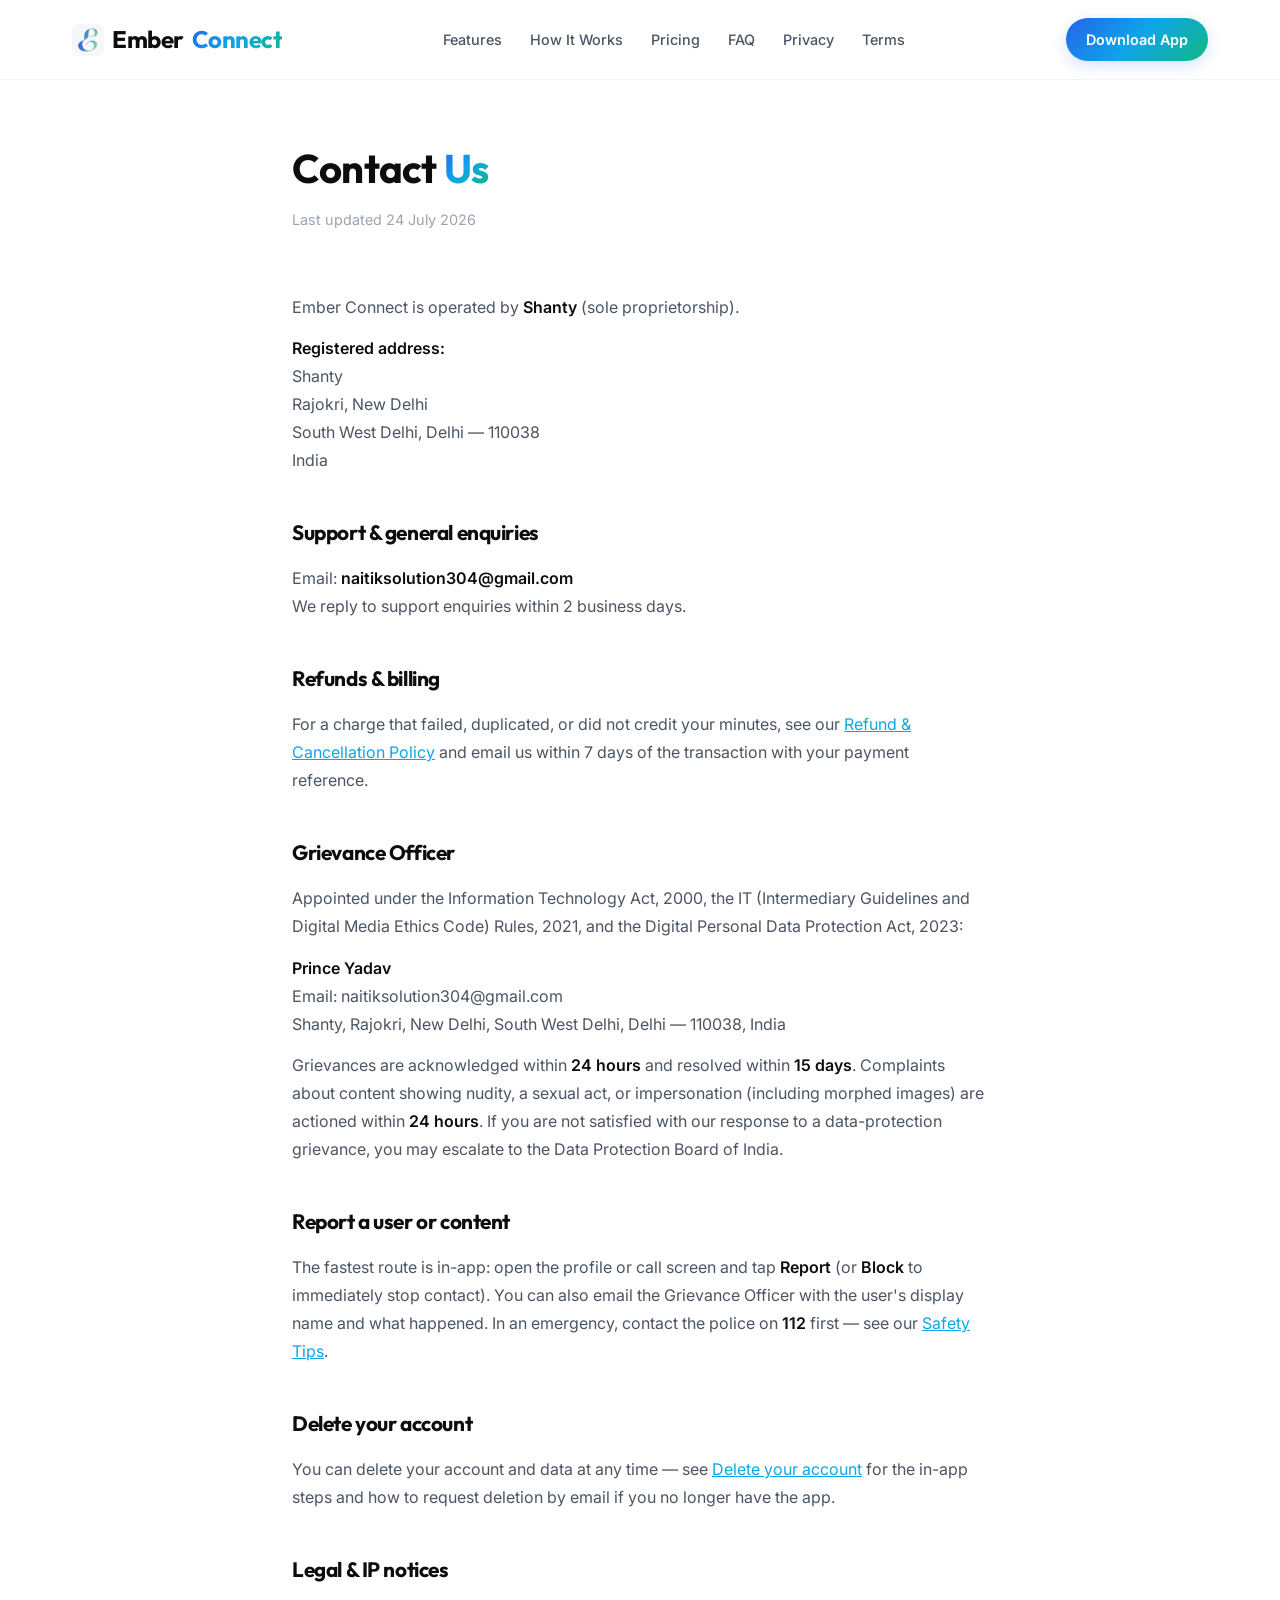
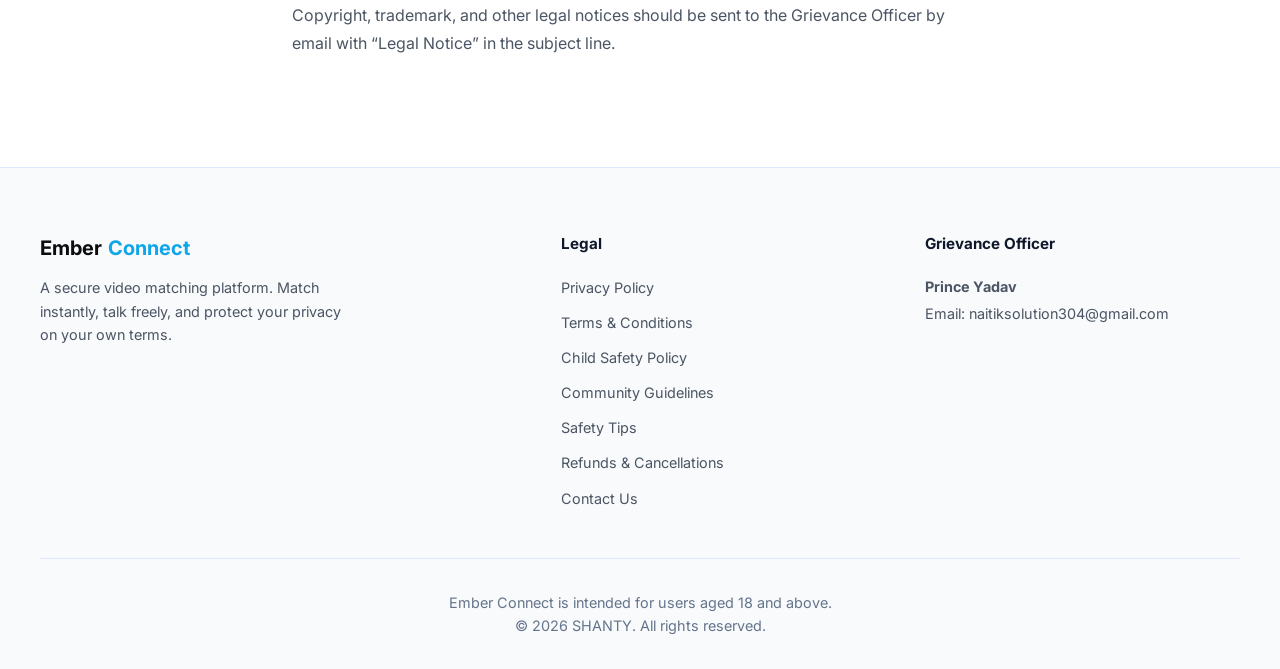
<file: contact.html>
<!DOCTYPE html>
<html lang="en">
<head>
  <meta charset="UTF-8">
  <meta name="viewport" content="width=device-width, initial-scale=1.0">
  <title>Contact Us — Ember Connect</title>
  <meta name="description" content="How to reach Ember Connect — support, grievances, refunds, and legal notices.">
  <link rel="canonical" href="https://emberconnect.in/contact">
  <meta name="robots" content="index, follow">
  <meta name="theme-color" content="#0ea5e9">

  <!-- Open Graph -->
  <meta property="og:type" content="website">
  <meta property="og:url" content="https://emberconnect.in/contact">
  <meta property="og:title" content="Contact Us — Ember Connect">
  <meta property="og:description" content="How to reach Ember Connect — support, grievances, refunds, and legal notices.">

  <link rel="icon" type="image/png" sizes="64x64" href="/favicon.png?v=1">
  <link rel="icon" type="image/png" sizes="192x192" href="/icon-192.png?v=1">
  <link rel="apple-touch-icon" href="/apple-touch-icon.png?v=1">
  <link rel="stylesheet" href="style.css?v=20260810">
</head>
<body>
  <div class="scroll-progress" id="scrollProgress"></div>

  <!-- Navigation Header -->
  <header>
    <div class="nav-container">
      <a href="/" class="logo">
        <img src="logo.png" alt="Ember Connect" class="logo-img">
        Ember <span>Connect</span>
      </a>
      <ul class="nav-links">
        <li><a href="/#features">Features</a></li>
        <li><a href="/#how-it-works">How It Works</a></li>
        <li><a href="/#pricing">Pricing</a></li>
        <li><a href="/#faq">FAQ</a></li>
        <li><a href="/privacy">Privacy</a></li>
        <li><a href="/terms">Terms</a></li>
      </ul>
      <a href="/#download" class="nav-btn">Download App</a>
    </div>
  </header>

  <main>
    <div class="legal-hero fade-in">
      <h1>Contact <span>Us</span></h1>
      <p class="legal-meta">Last updated 24 July 2026</p>
    </div>

    <article class="legal-content fade-in">
      <p>
        Ember Connect is operated by <strong>Shanty</strong> (sole proprietorship).
      </p>
      <p>
        <strong>Registered address:</strong><br>
        Shanty<br>
        Rajokri, New Delhi<br>
        South West Delhi, Delhi — 110038<br>
        India
      </p>

      <h2>Support &amp; general enquiries</h2>
      <p>
        Email: <strong>naitiksolution304@gmail.com</strong><br>
        We reply to support enquiries within 2 business days.
      </p>

      <h2>Refunds &amp; billing</h2>
      <p>
        For a charge that failed, duplicated, or did not credit your minutes, see our
        <a href="/refunds">Refund &amp; Cancellation Policy</a> and email us within 7 days of the
        transaction with your payment reference.
      </p>

      <h2>Grievance Officer</h2>
      <p>
        Appointed under the Information Technology Act, 2000, the IT (Intermediary Guidelines and
        Digital Media Ethics Code) Rules, 2021, and the Digital Personal Data Protection Act, 2023:
      </p>
      <p>
        <strong>Prince Yadav</strong><br>
        Email: naitiksolution304@gmail.com<br>
        Shanty, Rajokri, New Delhi, South West Delhi, Delhi — 110038, India
      </p>
      <p>
        Grievances are acknowledged within <strong>24 hours</strong> and resolved within
        <strong>15 days</strong>. Complaints about content showing nudity, a sexual act, or
        impersonation (including morphed images) are actioned within <strong>24 hours</strong>.
        If you are not satisfied with our response to a data-protection grievance, you may
        escalate to the Data Protection Board of India.
      </p>

      <h2>Report a user or content</h2>
      <p>
        The fastest route is in-app: open the profile or call screen and tap
        <strong>Report</strong> (or <strong>Block</strong> to immediately stop contact). You can
        also email the Grievance Officer with the user's display name and what happened. In an
        emergency, contact the police on <strong>112</strong> first — see our
        <a href="/safety">Safety Tips</a>.
      </p>

      <h2>Delete your account</h2>
      <p>
        You can delete your account and data at any time — see
        <a href="/delete-account">Delete your account</a> for the in-app steps and how to request
        deletion by email if you no longer have the app.
      </p>

      <h2>Legal &amp; IP notices</h2>
      <p>
        Copyright, trademark, and other legal notices should be sent to the Grievance Officer by
        email with “Legal Notice” in the subject line.
      </p>
    </article>
  </main>

    <!-- Footer -->
  <footer>
    <div class="footer-grid">
      <div class="footer-brand">
        <h4>Ember <span>Connect</span></h4>
        <p>A secure video matching platform. Match instantly, talk freely, and protect your privacy on your own terms.</p>
      </div>
      <div class="footer-links">
        <h5>Legal</h5>
        <ul>
          <li><a href="/privacy">Privacy Policy</a></li>
          <li><a href="/terms">Terms &amp; Conditions</a></li>
          <li><a href="/child-safety">Child Safety Policy</a></li>
          <li><a href="/guidelines">Community Guidelines</a></li>
          <li><a href="/safety">Safety Tips</a></li>
          <li><a href="/refunds">Refunds &amp; Cancellations</a></li>
          <li><a href="/contact">Contact Us</a></li>
        </ul>
      </div>
      <div class="footer-links footer-officer">
        <h5>Grievance Officer</h5>
        <p><strong>Prince Yadav</strong></p>
        <p>Email: naitiksolution304@gmail.com</p>
      </div>
    </div>
    <div class="footer-bottom">
      <p>Ember Connect is intended for users aged 18 and above.</p>
      <p>&copy; 2026 SHANTY. All rights reserved.</p>
    </div>
  </footer>

  <button type="button" class="back-to-top" id="backToTop" aria-label="Back to top">
    <svg viewBox="0 0 24 24" fill="none" stroke="currentColor"><path stroke-linecap="round" stroke-linejoin="round" stroke-width="2" d="M5 15l7-7 7 7"></path></svg>
  </button>

  <script src="app.js"></script>
</body>
</html>
</file>
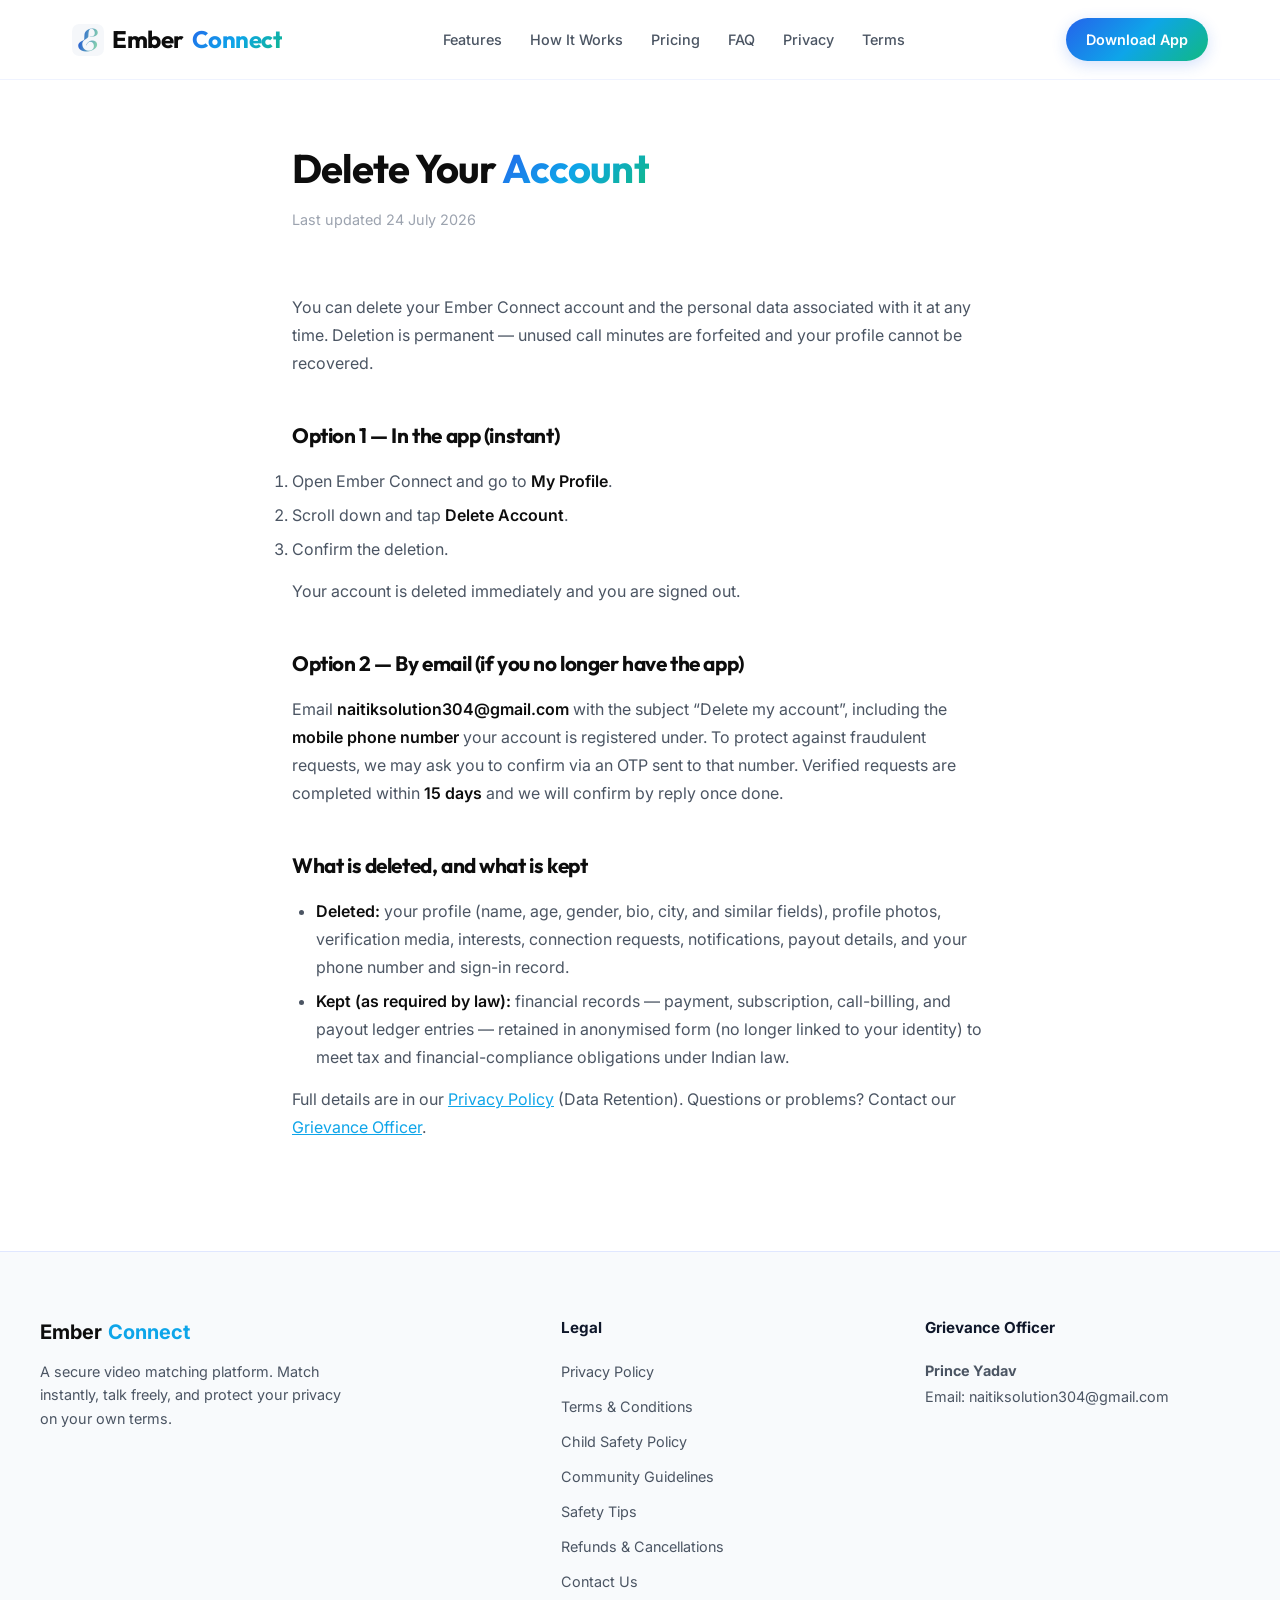
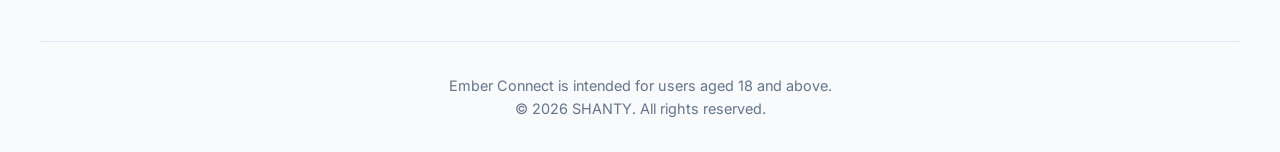
<file: delete-account.html>
<!DOCTYPE html>
<html lang="en">
<head>
  <meta charset="UTF-8">
  <meta name="viewport" content="width=device-width, initial-scale=1.0">
  <title>Delete Your Account — Ember Connect</title>
  <meta name="description" content="How to delete your Ember Connect account and personal data, in-app or by email.">
  <link rel="canonical" href="https://emberconnect.in/delete-account">
  <meta name="robots" content="index, follow">
  <meta name="theme-color" content="#0ea5e9">

  <!-- Open Graph -->
  <meta property="og:type" content="website">
  <meta property="og:url" content="https://emberconnect.in/delete-account">
  <meta property="og:title" content="Delete Your Account — Ember Connect">
  <meta property="og:description" content="How to delete your Ember Connect account and personal data.">

  <link rel="icon" type="image/png" sizes="64x64" href="/favicon.png?v=1">
  <link rel="icon" type="image/png" sizes="192x192" href="/icon-192.png?v=1">
  <link rel="apple-touch-icon" href="/apple-touch-icon.png?v=1">
  <link rel="stylesheet" href="style.css?v=20260810">
</head>
<body>
  <div class="scroll-progress" id="scrollProgress"></div>

  <!-- Navigation Header -->
  <header>
    <div class="nav-container">
      <a href="/" class="logo">
        <img src="logo.png" alt="Ember Connect" class="logo-img">
        Ember <span>Connect</span>
      </a>
      <ul class="nav-links">
        <li><a href="/#features">Features</a></li>
        <li><a href="/#how-it-works">How It Works</a></li>
        <li><a href="/#pricing">Pricing</a></li>
        <li><a href="/#faq">FAQ</a></li>
        <li><a href="/privacy">Privacy</a></li>
        <li><a href="/terms">Terms</a></li>
      </ul>
      <a href="/#download" class="nav-btn">Download App</a>
    </div>
  </header>

  <main>
    <div class="legal-hero fade-in">
      <h1>Delete Your <span>Account</span></h1>
      <p class="legal-meta">Last updated 24 July 2026</p>
    </div>

    <article class="legal-content fade-in">
      <p>
        You can delete your Ember Connect account and the personal data associated with it at any
        time. Deletion is permanent — unused call minutes are forfeited and your profile cannot be
        recovered.
      </p>

      <h2>Option 1 — In the app (instant)</h2>
      <ol>
        <li>Open Ember Connect and go to <strong>My Profile</strong>.</li>
        <li>Scroll down and tap <strong>Delete Account</strong>.</li>
        <li>Confirm the deletion.</li>
      </ol>
      <p>Your account is deleted immediately and you are signed out.</p>

      <h2>Option 2 — By email (if you no longer have the app)</h2>
      <p>
        Email <strong>naitiksolution304@gmail.com</strong> with the subject
        “Delete my account”, including the <strong>mobile phone number</strong> your account is
        registered under. To protect against fraudulent requests, we may ask you to confirm via an
        OTP sent to that number. Verified requests are completed within <strong>15 days</strong>
        and we will confirm by reply once done.
      </p>

      <h2>What is deleted, and what is kept</h2>
      <ul>
        <li><strong>Deleted:</strong> your profile (name, age, gender, bio, city, and similar fields), profile photos, verification media, interests, connection requests, notifications, payout details, and your phone number and sign-in record.</li>
        <li><strong>Kept (as required by law):</strong> financial records — payment, subscription, call-billing, and payout ledger entries — retained in anonymised form (no longer linked to your identity) to meet tax and financial-compliance obligations under Indian law.</li>
      </ul>
      <p>
        Full details are in our <a href="/privacy">Privacy Policy</a> (Data Retention). Questions
        or problems? Contact our <a href="/contact">Grievance Officer</a>.
      </p>
    </article>
  </main>

    <!-- Footer -->
  <footer>
    <div class="footer-grid">
      <div class="footer-brand">
        <h4>Ember <span>Connect</span></h4>
        <p>A secure video matching platform. Match instantly, talk freely, and protect your privacy on your own terms.</p>
      </div>
      <div class="footer-links">
        <h5>Legal</h5>
        <ul>
          <li><a href="/privacy">Privacy Policy</a></li>
          <li><a href="/terms">Terms &amp; Conditions</a></li>
          <li><a href="/child-safety">Child Safety Policy</a></li>
          <li><a href="/guidelines">Community Guidelines</a></li>
          <li><a href="/safety">Safety Tips</a></li>
          <li><a href="/refunds">Refunds &amp; Cancellations</a></li>
          <li><a href="/contact">Contact Us</a></li>
        </ul>
      </div>
      <div class="footer-links footer-officer">
        <h5>Grievance Officer</h5>
        <p><strong>Prince Yadav</strong></p>
        <p>Email: naitiksolution304@gmail.com</p>
      </div>
    </div>
    <div class="footer-bottom">
      <p>Ember Connect is intended for users aged 18 and above.</p>
      <p>&copy; 2026 SHANTY. All rights reserved.</p>
    </div>
  </footer>

  <button type="button" class="back-to-top" id="backToTop" aria-label="Back to top">
    <svg viewBox="0 0 24 24" fill="none" stroke="currentColor"><path stroke-linecap="round" stroke-linejoin="round" stroke-width="2" d="M5 15l7-7 7 7"></path></svg>
  </button>

  <script src="app.js"></script>
</body>
</html>
</file>
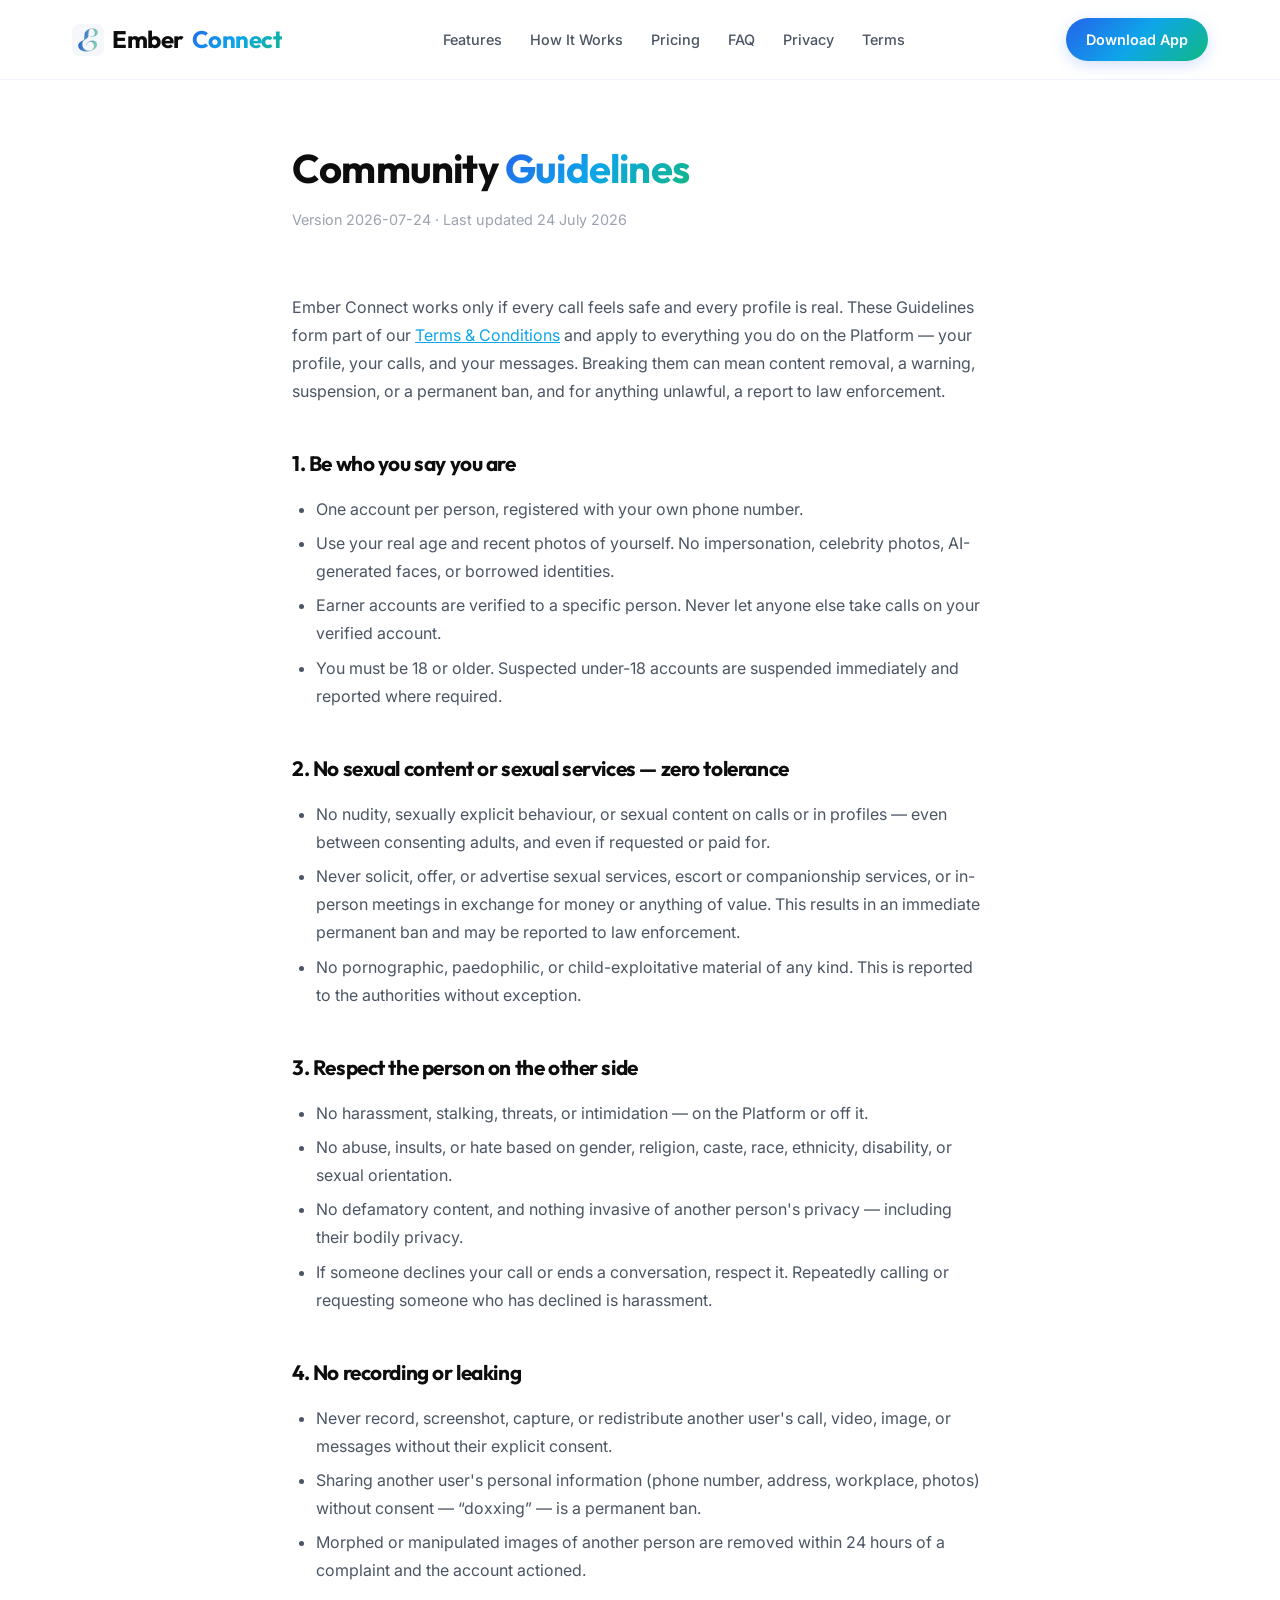
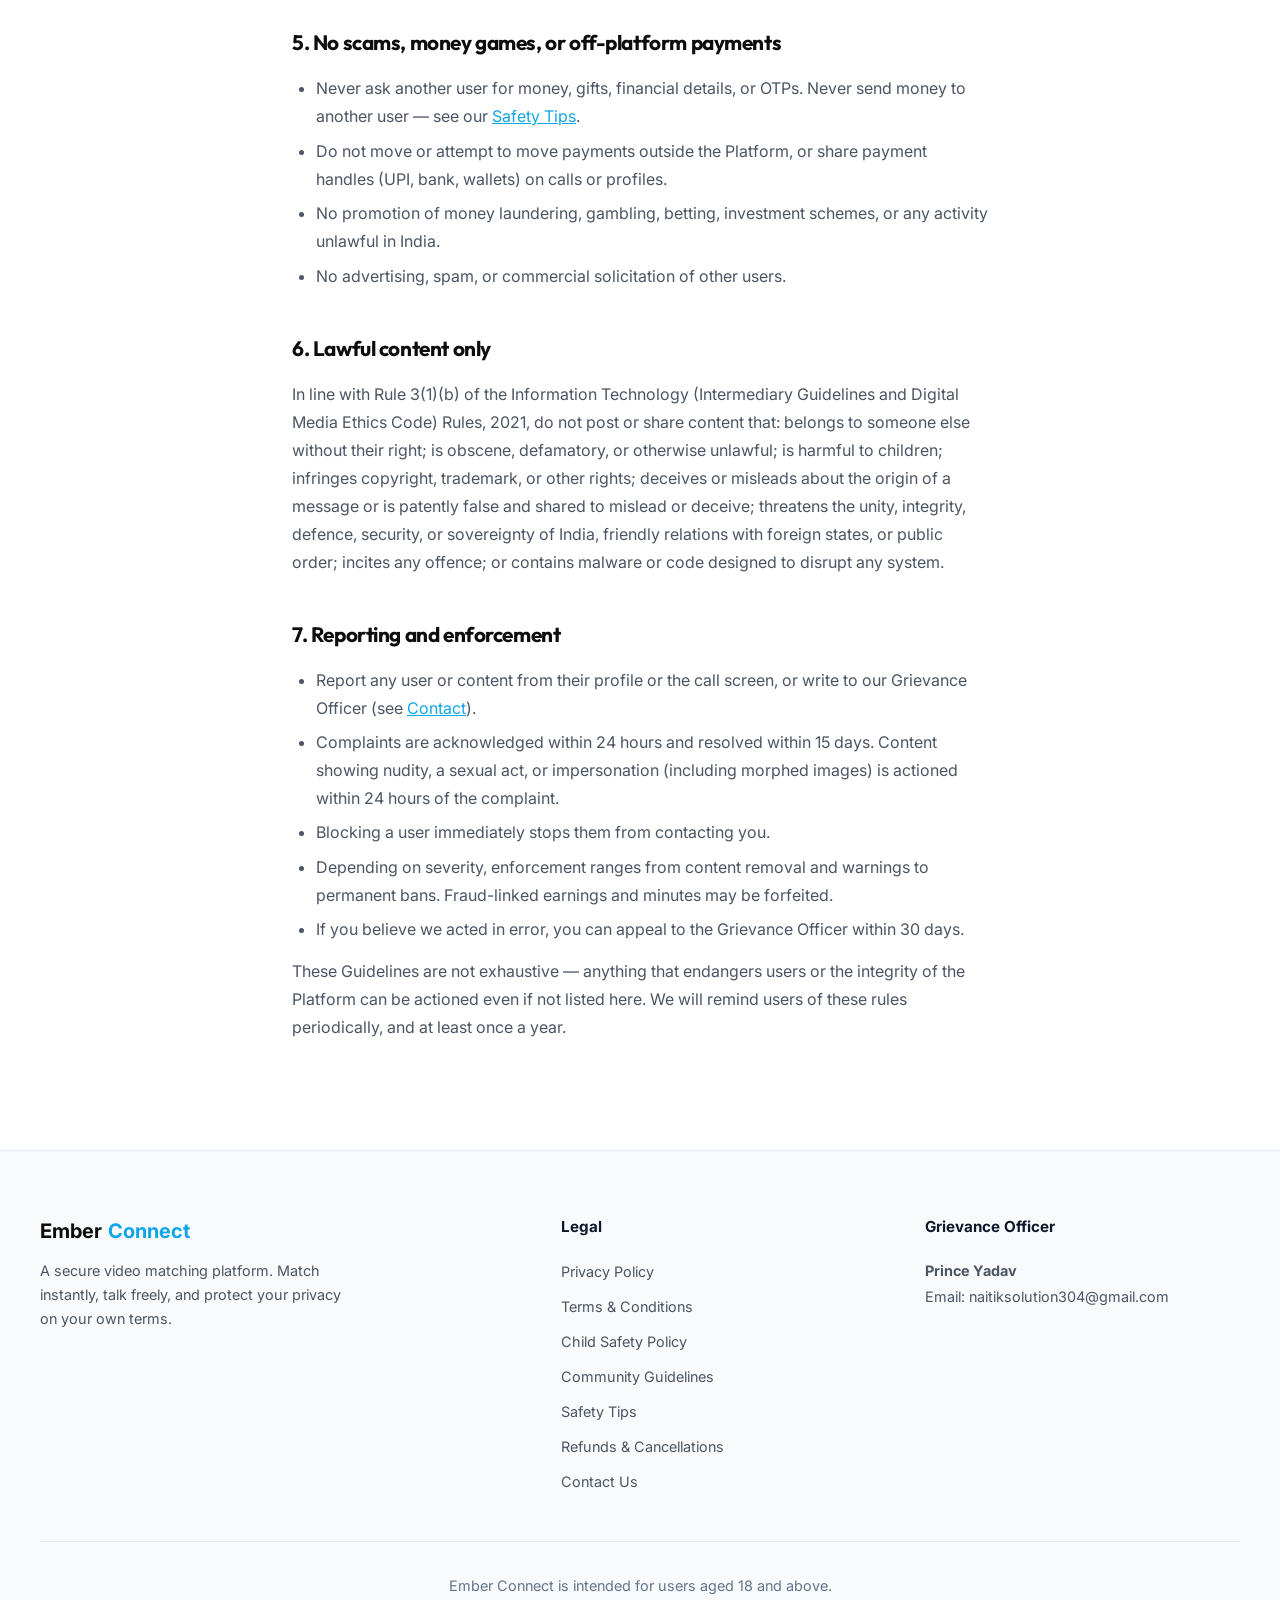
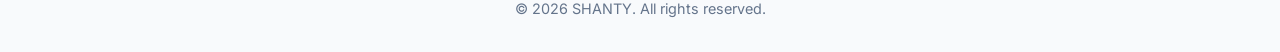
<file: guidelines.html>
<!DOCTYPE html>
<html lang="en">
<head>
  <meta charset="UTF-8">
  <meta name="viewport" content="width=device-width, initial-scale=1.0">
  <title>Community Guidelines — Ember Connect</title>
  <meta name="description" content="The rules every Ember Connect user agrees to follow — what's allowed, what's not, and what happens when the rules are broken.">
  <link rel="canonical" href="https://emberconnect.in/guidelines">
  <meta name="robots" content="index, follow">
  <meta name="theme-color" content="#0ea5e9">

  <!-- Open Graph -->
  <meta property="og:type" content="website">
  <meta property="og:url" content="https://emberconnect.in/guidelines">
  <meta property="og:title" content="Community Guidelines — Ember Connect">
  <meta property="og:description" content="The rules every Ember Connect user agrees to follow.">

  <link rel="icon" type="image/png" sizes="64x64" href="/favicon.png?v=1">
  <link rel="icon" type="image/png" sizes="192x192" href="/icon-192.png?v=1">
  <link rel="apple-touch-icon" href="/apple-touch-icon.png?v=1">
  <link rel="stylesheet" href="style.css?v=20260810">
</head>
<body>
  <div class="scroll-progress" id="scrollProgress"></div>

  <!-- Navigation Header -->
  <header>
    <div class="nav-container">
      <a href="/" class="logo">
        <img src="logo.png" alt="Ember Connect" class="logo-img">
        Ember <span>Connect</span>
      </a>
      <ul class="nav-links">
        <li><a href="/#features">Features</a></li>
        <li><a href="/#how-it-works">How It Works</a></li>
        <li><a href="/#pricing">Pricing</a></li>
        <li><a href="/#faq">FAQ</a></li>
        <li><a href="/privacy">Privacy</a></li>
        <li><a href="/terms">Terms</a></li>
      </ul>
      <a href="/#download" class="nav-btn">Download App</a>
    </div>
  </header>

  <main>
    <div class="legal-hero fade-in">
      <h1>Community <span>Guidelines</span></h1>
      <p class="legal-meta">Version 2026-07-24 · Last updated 24 July 2026</p>
    </div>

    <article class="legal-content fade-in">
      <p>
        Ember Connect works only if every call feels safe and every profile is real. These
        Guidelines form part of our <a href="/terms">Terms &amp; Conditions</a> and apply to
        everything you do on the Platform — your profile, your calls, and your messages. Breaking
        them can mean content removal, a warning, suspension, or a permanent ban, and for
        anything unlawful, a report to law enforcement.
      </p>

      <h2>1. Be who you say you are</h2>
      <ul>
        <li>One account per person, registered with your own phone number.</li>
        <li>Use your real age and recent photos of yourself. No impersonation, celebrity photos, AI-generated faces, or borrowed identities.</li>
        <li>Earner accounts are verified to a specific person. Never let anyone else take calls on your verified account.</li>
        <li>You must be 18 or older. Suspected under-18 accounts are suspended immediately and reported where required.</li>
      </ul>

      <h2>2. No sexual content or sexual services — zero tolerance</h2>
      <ul>
        <li>No nudity, sexually explicit behaviour, or sexual content on calls or in profiles — even between consenting adults, and even if requested or paid for.</li>
        <li>Never solicit, offer, or advertise sexual services, escort or companionship services, or in-person meetings in exchange for money or anything of value. This results in an immediate permanent ban and may be reported to law enforcement.</li>
        <li>No pornographic, paedophilic, or child-exploitative material of any kind. This is reported to the authorities without exception.</li>
      </ul>

      <h2>3. Respect the person on the other side</h2>
      <ul>
        <li>No harassment, stalking, threats, or intimidation — on the Platform or off it.</li>
        <li>No abuse, insults, or hate based on gender, religion, caste, race, ethnicity, disability, or sexual orientation.</li>
        <li>No defamatory content, and nothing invasive of another person's privacy — including their bodily privacy.</li>
        <li>If someone declines your call or ends a conversation, respect it. Repeatedly calling or requesting someone who has declined is harassment.</li>
      </ul>

      <h2>4. No recording or leaking</h2>
      <ul>
        <li>Never record, screenshot, capture, or redistribute another user's call, video, image, or messages without their explicit consent.</li>
        <li>Sharing another user's personal information (phone number, address, workplace, photos) without consent — “doxxing” — is a permanent ban.</li>
        <li>Morphed or manipulated images of another person are removed within 24 hours of a complaint and the account actioned.</li>
      </ul>

      <h2>5. No scams, money games, or off-platform payments</h2>
      <ul>
        <li>Never ask another user for money, gifts, financial details, or OTPs. Never send money to another user — see our <a href="/safety">Safety Tips</a>.</li>
        <li>Do not move or attempt to move payments outside the Platform, or share payment handles (UPI, bank, wallets) on calls or profiles.</li>
        <li>No promotion of money laundering, gambling, betting, investment schemes, or any activity unlawful in India.</li>
        <li>No advertising, spam, or commercial solicitation of other users.</li>
      </ul>

      <h2>6. Lawful content only</h2>
      <p>
        In line with Rule 3(1)(b) of the Information Technology (Intermediary Guidelines and
        Digital Media Ethics Code) Rules, 2021, do not post or share content that: belongs to
        someone else without their right; is obscene, defamatory, or otherwise unlawful; is
        harmful to children; infringes copyright, trademark, or other rights; deceives or misleads
        about the origin of a message or is patently false and shared to mislead or deceive;
        threatens the unity, integrity, defence, security, or sovereignty of India, friendly
        relations with foreign states, or public order; incites any offence; or contains malware
        or code designed to disrupt any system.
      </p>

      <h2>7. Reporting and enforcement</h2>
      <ul>
        <li>Report any user or content from their profile or the call screen, or write to our Grievance Officer (see <a href="/contact">Contact</a>).</li>
        <li>Complaints are acknowledged within 24 hours and resolved within 15 days. Content showing nudity, a sexual act, or impersonation (including morphed images) is actioned within 24 hours of the complaint.</li>
        <li>Blocking a user immediately stops them from contacting you.</li>
        <li>Depending on severity, enforcement ranges from content removal and warnings to permanent bans. Fraud-linked earnings and minutes may be forfeited.</li>
        <li>If you believe we acted in error, you can appeal to the Grievance Officer within 30 days.</li>
      </ul>

      <p>
        These Guidelines are not exhaustive — anything that endangers users or the integrity of
        the Platform can be actioned even if not listed here. We will remind users of these rules
        periodically, and at least once a year.
      </p>
    </article>
  </main>

    <!-- Footer -->
  <footer>
    <div class="footer-grid">
      <div class="footer-brand">
        <h4>Ember <span>Connect</span></h4>
        <p>A secure video matching platform. Match instantly, talk freely, and protect your privacy on your own terms.</p>
      </div>
      <div class="footer-links">
        <h5>Legal</h5>
        <ul>
          <li><a href="/privacy">Privacy Policy</a></li>
          <li><a href="/terms">Terms &amp; Conditions</a></li>
          <li><a href="/child-safety">Child Safety Policy</a></li>
          <li><a href="/guidelines">Community Guidelines</a></li>
          <li><a href="/safety">Safety Tips</a></li>
          <li><a href="/refunds">Refunds &amp; Cancellations</a></li>
          <li><a href="/contact">Contact Us</a></li>
        </ul>
      </div>
      <div class="footer-links footer-officer">
        <h5>Grievance Officer</h5>
        <p><strong>Prince Yadav</strong></p>
        <p>Email: naitiksolution304@gmail.com</p>
      </div>
    </div>
    <div class="footer-bottom">
      <p>Ember Connect is intended for users aged 18 and above.</p>
      <p>&copy; 2026 SHANTY. All rights reserved.</p>
    </div>
  </footer>

  <button type="button" class="back-to-top" id="backToTop" aria-label="Back to top">
    <svg viewBox="0 0 24 24" fill="none" stroke="currentColor"><path stroke-linecap="round" stroke-linejoin="round" stroke-width="2" d="M5 15l7-7 7 7"></path></svg>
  </button>

  <script src="app.js"></script>
</body>
</html>
</file>
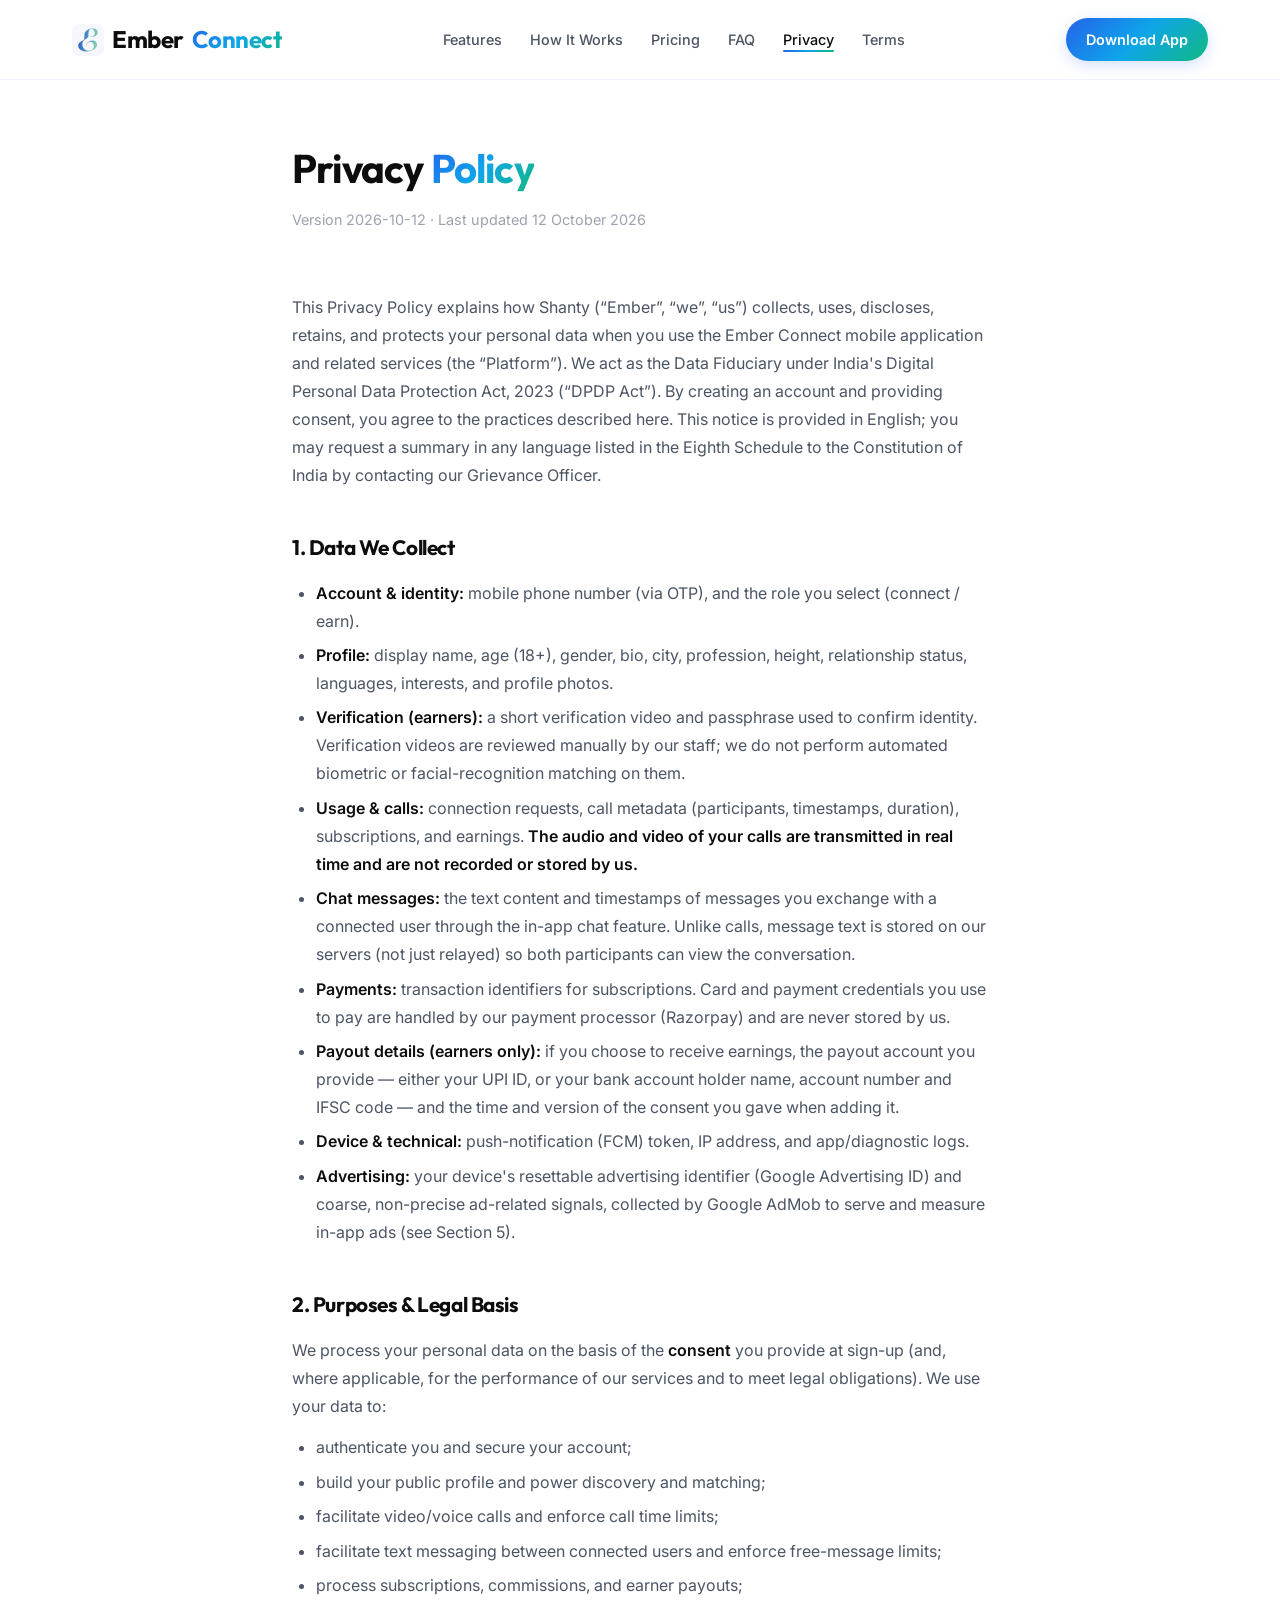
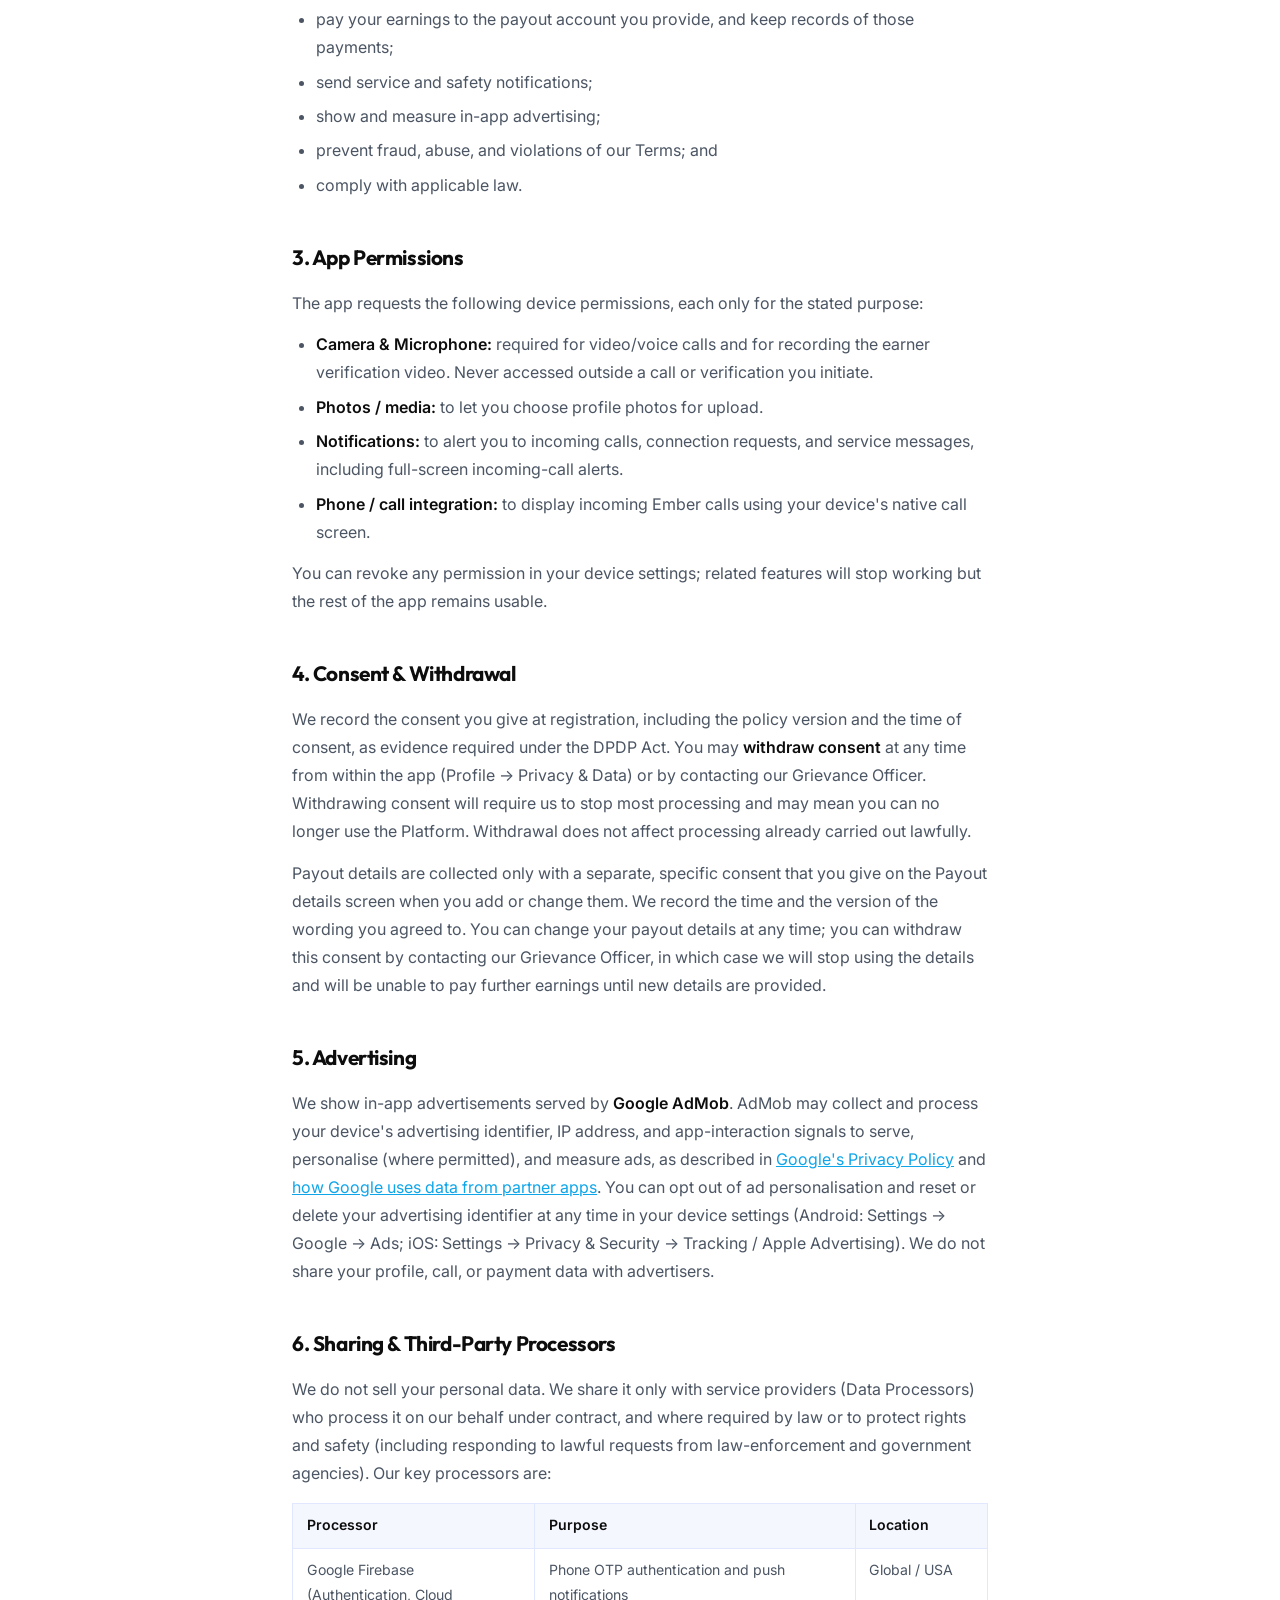
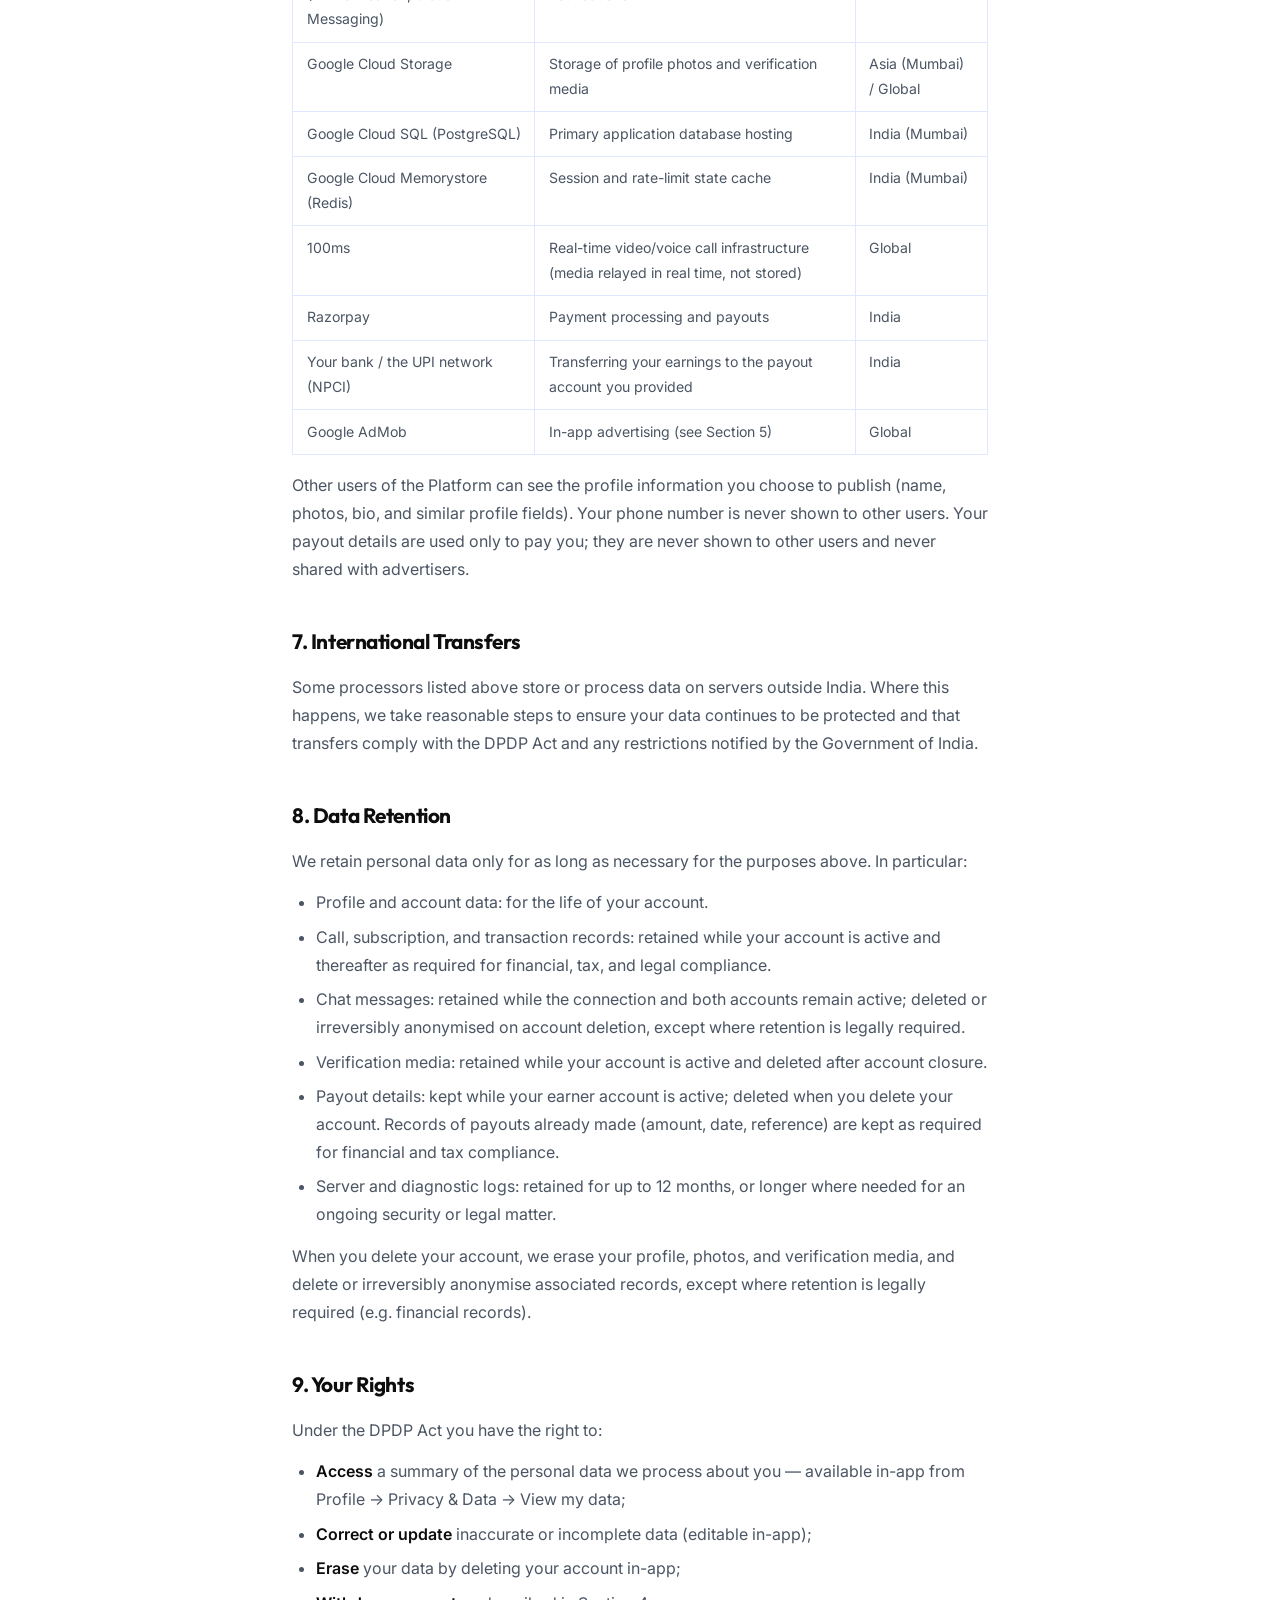
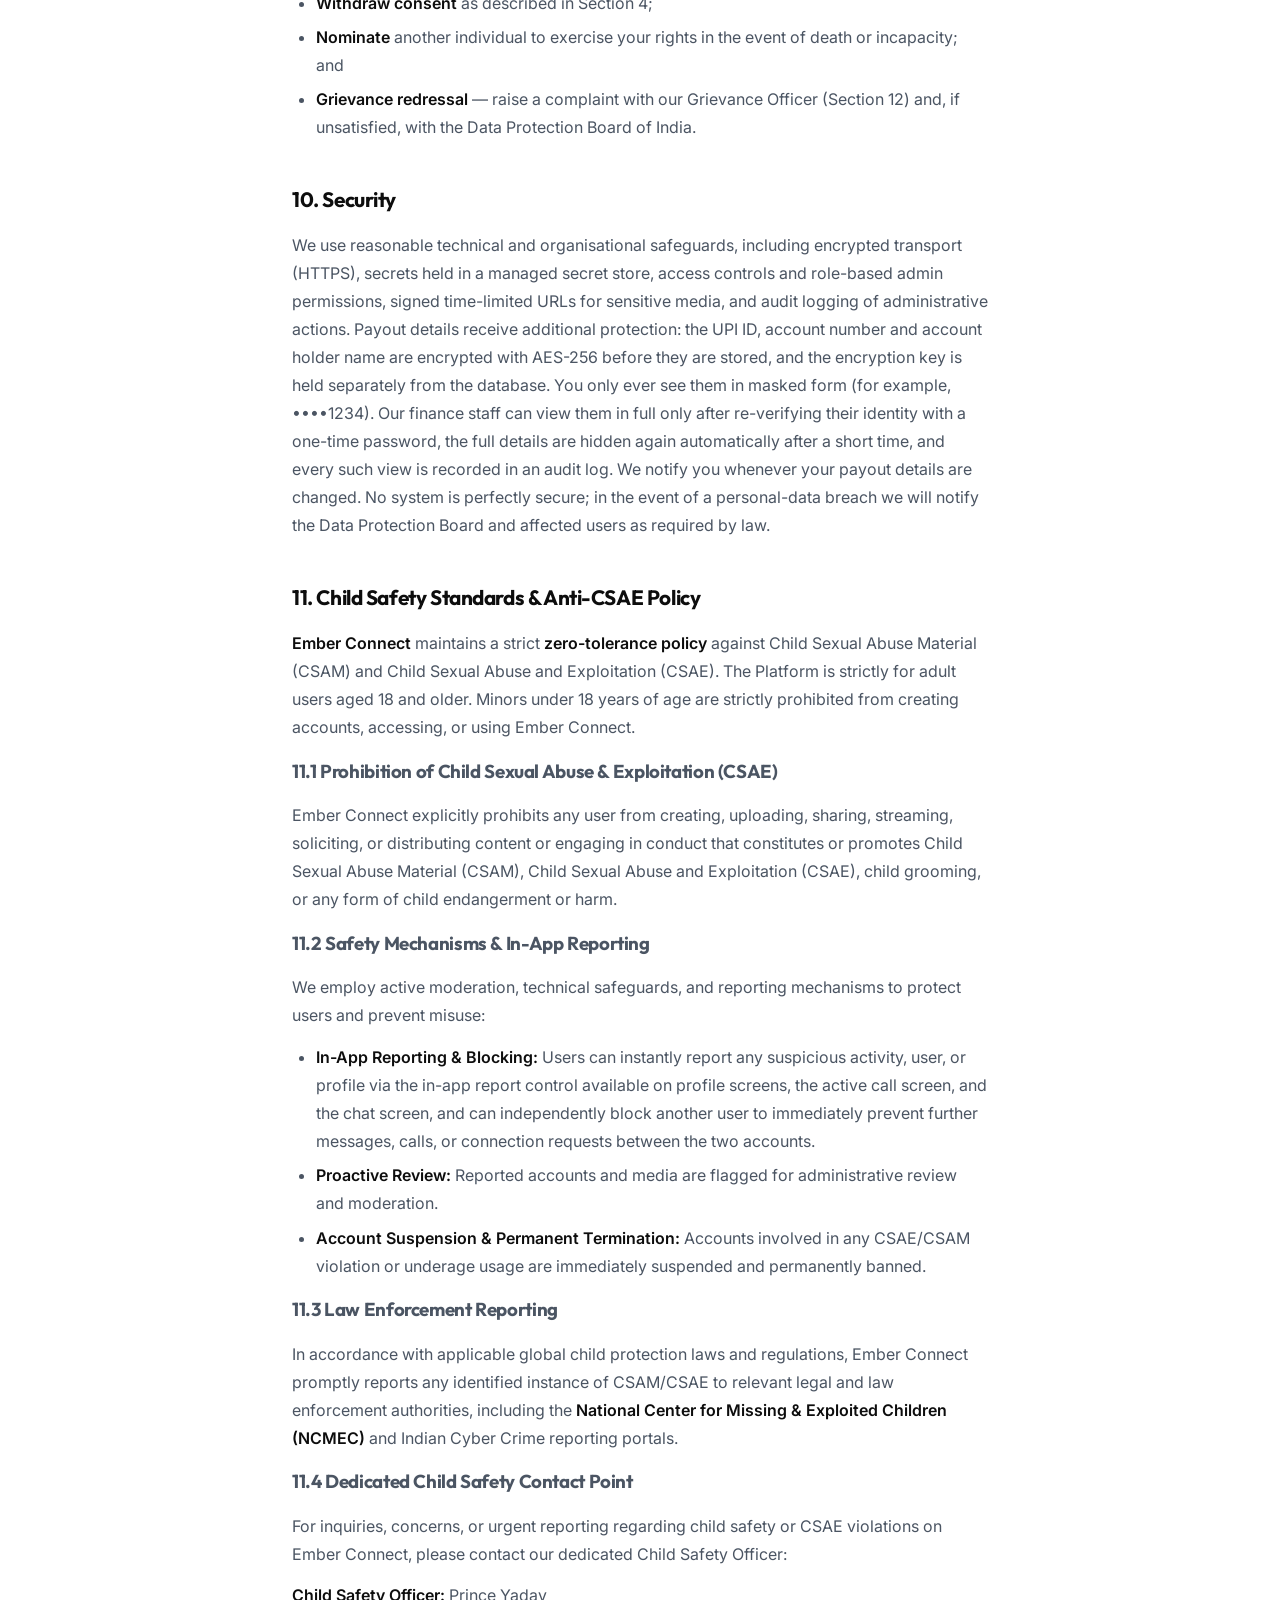
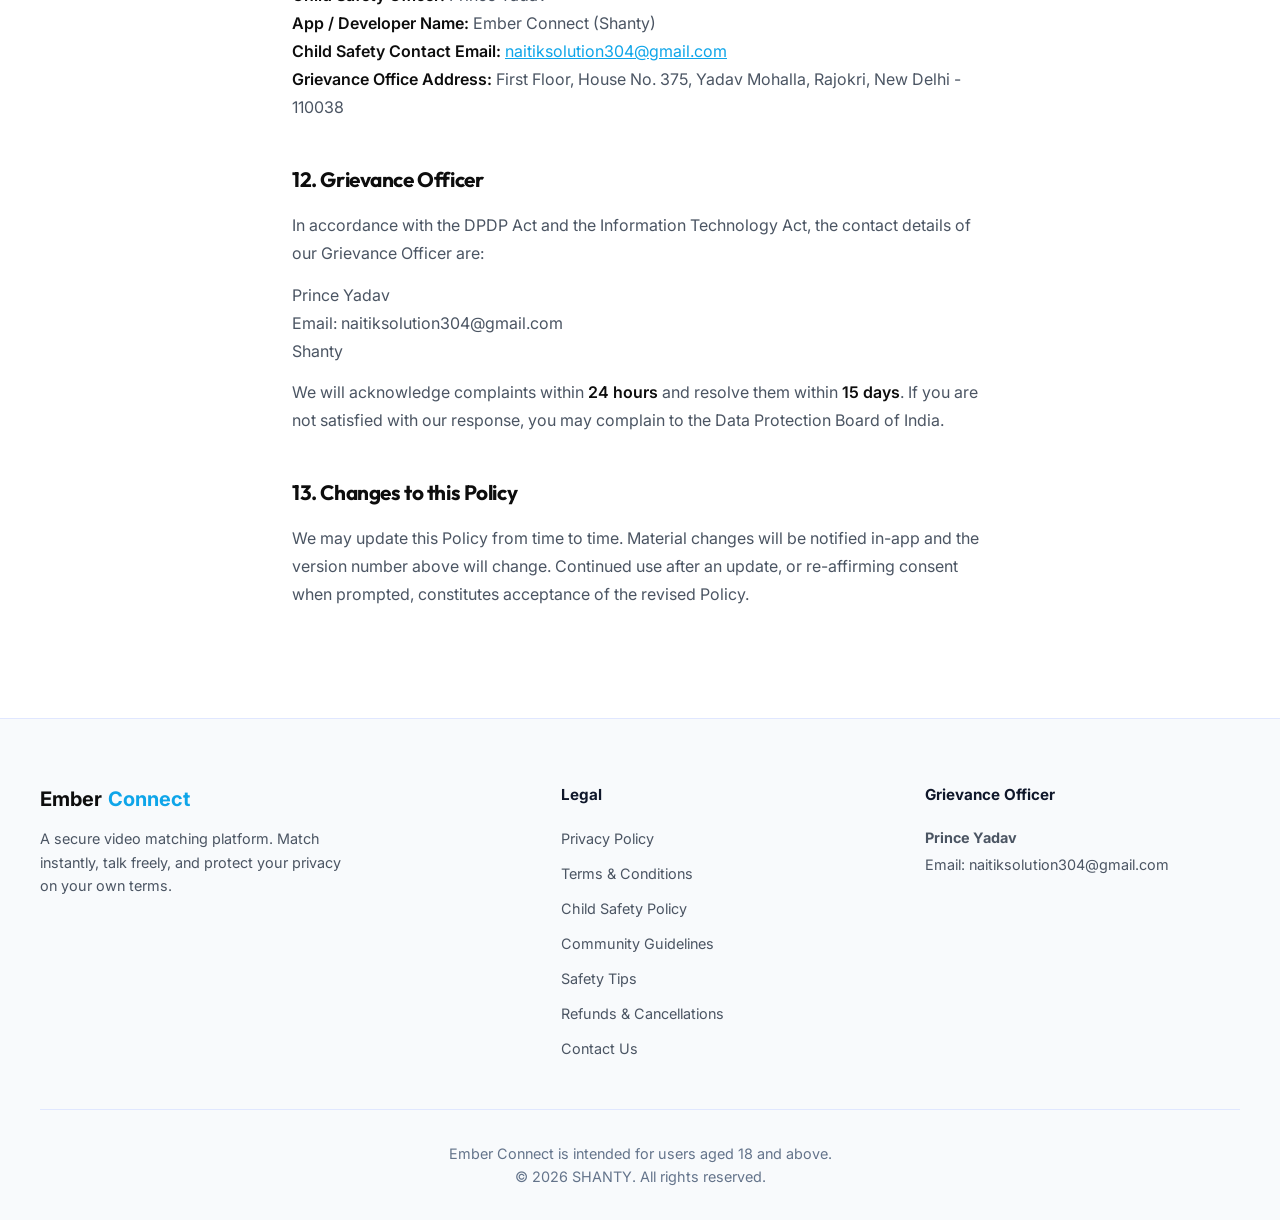
<file: privacy.html>
<!DOCTYPE html>
<html lang="en">
<head>
  <meta charset="UTF-8">
  <meta name="viewport" content="width=device-width, initial-scale=1.0">
  <title>Privacy Policy — Ember Connect</title>
  <meta name="description" content="How Ember Connect collects, uses, shares, and protects your personal data under India's DPDP Act 2023.">
  <link rel="canonical" href="https://emberconnect.in/privacy">
  <meta name="robots" content="index, follow">
  <meta name="theme-color" content="#0ea5e9">

  <!-- Open Graph -->
  <meta property="og:type" content="website">
  <meta property="og:url" content="https://emberconnect.in/privacy">
  <meta property="og:title" content="Privacy Policy — Ember Connect">
  <meta property="og:description" content="How Ember Connect collects, uses, shares, and protects your personal data under India's DPDP Act 2023.">

  <link rel="icon" type="image/png" sizes="64x64" href="/favicon.png?v=1">
  <link rel="icon" type="image/png" sizes="192x192" href="/icon-192.png?v=1">
  <link rel="apple-touch-icon" href="/apple-touch-icon.png?v=1">
  <link rel="stylesheet" href="style.css?v=20260810">
</head>
<body>
  <div class="scroll-progress" id="scrollProgress"></div>

  <!-- Navigation Header -->
  <header>
    <div class="nav-container">
      <a href="/" class="logo">
        <img src="logo.png" alt="Ember Connect" class="logo-img">
        Ember <span>Connect</span>
      </a>
      <ul class="nav-links">
        <li><a href="/#features">Features</a></li>
        <li><a href="/#how-it-works">How It Works</a></li>
        <li><a href="/#pricing">Pricing</a></li>
        <li><a href="/#faq">FAQ</a></li>
        <li><a href="/privacy" class="active">Privacy</a></li>
        <li><a href="/terms">Terms</a></li>
      </ul>
      <a href="/#download" class="nav-btn">Download App</a>
    </div>
  </header>

  <main>
    <div class="legal-hero fade-in">
      <h1>Privacy <span>Policy</span></h1>
      <p class="legal-meta">Version 2026-10-12 · Last updated 12 October 2026</p>
    </div>

    <article class="legal-content fade-in">
      <p>
        This Privacy Policy explains how Shanty (“Ember”, “we”, “us”)
        collects, uses, discloses, retains, and protects your personal data when you use the
        Ember Connect mobile application and related services (the “Platform”). We act as the Data
        Fiduciary under India's Digital Personal Data Protection Act, 2023 (“DPDP Act”). By
        creating an account and providing consent, you agree to the practices described here.
        This notice is provided in English; you may request a summary in any language listed in
        the Eighth Schedule to the Constitution of India by contacting our Grievance Officer.
      </p>

      <h2>1. Data We Collect</h2>
      <ul>
        <li><strong>Account &amp; identity:</strong> mobile phone number (via OTP), and the role you select (connect / earn).</li>
        <li><strong>Profile:</strong> display name, age (18+), gender, bio, city, profession, height, relationship status, languages, interests, and profile photos.</li>
        <li><strong>Verification (earners):</strong> a short verification video and passphrase used to confirm identity. Verification videos are reviewed manually by our staff; we do not perform automated biometric or facial-recognition matching on them.</li>
        <li><strong>Usage &amp; calls:</strong> connection requests, call metadata (participants, timestamps, duration), subscriptions, and earnings. <strong>The audio and video of your calls are transmitted in real time and are not recorded or stored by us.</strong></li>
        <li><strong>Chat messages:</strong> the text content and timestamps of messages you exchange with a connected user through the in-app chat feature. Unlike calls, message text is stored on our servers (not just relayed) so both participants can view the conversation.</li>
        <li><strong>Payments:</strong> transaction identifiers for subscriptions. Card and payment credentials you use to pay are handled by our payment processor (Razorpay) and are never stored by us.</li>
        <li><strong>Payout details (earners only):</strong> if you choose to receive earnings, the payout account you provide — either your UPI ID, or your bank account holder name, account number and IFSC code — and the time and version of the consent you gave when adding it.</li>
        <li><strong>Device &amp; technical:</strong> push-notification (FCM) token, IP address, and app/diagnostic logs.</li>
        <li><strong>Advertising:</strong> your device's resettable advertising identifier (Google Advertising ID) and coarse, non-precise ad-related signals, collected by Google AdMob to serve and measure in-app ads (see Section 5).</li>
      </ul>

      <h2>2. Purposes &amp; Legal Basis</h2>
      <p>
        We process your personal data on the basis of the <strong>consent</strong> you provide at
        sign-up (and, where applicable, for the performance of our services and to meet legal
        obligations). We use your data to:
      </p>
      <ul>
        <li>authenticate you and secure your account;</li>
        <li>build your public profile and power discovery and matching;</li>
        <li>facilitate video/voice calls and enforce call time limits;</li>
        <li>facilitate text messaging between connected users and enforce free-message limits;</li>
        <li>process subscriptions, commissions, and earner payouts;</li>
        <li>pay your earnings to the payout account you provide, and keep records of those payments;</li>
        <li>send service and safety notifications;</li>
        <li>show and measure in-app advertising;</li>
        <li>prevent fraud, abuse, and violations of our Terms; and</li>
        <li>comply with applicable law.</li>
      </ul>

      <h2>3. App Permissions</h2>
      <p>The app requests the following device permissions, each only for the stated purpose:</p>
      <ul>
        <li><strong>Camera &amp; Microphone:</strong> required for video/voice calls and for recording the earner verification video. Never accessed outside a call or verification you initiate.</li>
        <li><strong>Photos / media:</strong> to let you choose profile photos for upload.</li>
        <li><strong>Notifications:</strong> to alert you to incoming calls, connection requests, and service messages, including full-screen incoming-call alerts.</li>
        <li><strong>Phone / call integration:</strong> to display incoming Ember calls using your device's native call screen.</li>
      </ul>
      <p>You can revoke any permission in your device settings; related features will stop working but the rest of the app remains usable.</p>

      <h2>4. Consent &amp; Withdrawal</h2>
      <p>
        We record the consent you give at registration, including the policy version and the time
        of consent, as evidence required under the DPDP Act. You may <strong>withdraw consent</strong>
        at any time from within the app (Profile → Privacy &amp; Data) or by contacting our
        Grievance Officer. Withdrawing consent will require us to stop most processing and may mean
        you can no longer use the Platform. Withdrawal does not affect processing already carried out
        lawfully.
      </p>
      <p>
        Payout details are collected only with a separate, specific consent that you give on the Payout
        details screen when you add or change them. We record the time and the version of the wording
        you agreed to. You can change your payout details at any time; you can withdraw this consent by
        contacting our Grievance Officer, in which case we will stop using the details and will be
        unable to pay further earnings until new details are provided.
      </p>

      <h2>5. Advertising</h2>
      <p>
        We show in-app advertisements served by <strong>Google AdMob</strong>. AdMob may collect
        and process your device's advertising identifier, IP address, and app-interaction signals
        to serve, personalise (where permitted), and measure ads, as described in
        <a href="https://policies.google.com/privacy" rel="noopener">Google's Privacy Policy</a> and
        <a href="https://policies.google.com/technologies/partner-sites" rel="noopener">how Google uses data from partner apps</a>.
        You can opt out of ad personalisation and reset or delete your advertising identifier at
        any time in your device settings (Android: Settings → Google → Ads; iOS: Settings →
        Privacy &amp; Security → Tracking / Apple Advertising). We do not share your profile,
        call, or payment data with advertisers.
      </p>

      <h2>6. Sharing &amp; Third-Party Processors</h2>
      <p>
        We do not sell your personal data. We share it only with service providers (Data
        Processors) who process it on our behalf under contract, and where required by law or to
        protect rights and safety (including responding to lawful requests from law-enforcement
        and government agencies). Our key processors are:
      </p>
      <table>
        <thead>
          <tr><th>Processor</th><th>Purpose</th><th>Location</th></tr>
        </thead>
        <tbody>
          <tr><td>Google Firebase (Authentication, Cloud Messaging)</td><td>Phone OTP authentication and push notifications</td><td>Global / USA</td></tr>
          <tr><td>Google Cloud Storage</td><td>Storage of profile photos and verification media</td><td>Asia (Mumbai) / Global</td></tr>
          <tr><td>Google Cloud SQL (PostgreSQL)</td><td>Primary application database hosting</td><td>India (Mumbai)</td></tr>
          <tr><td>Google Cloud Memorystore (Redis)</td><td>Session and rate-limit state cache</td><td>India (Mumbai)</td></tr>
          <tr><td>100ms</td><td>Real-time video/voice call infrastructure (media relayed in real time, not stored)</td><td>Global</td></tr>
          <tr><td>Razorpay</td><td>Payment processing and payouts</td><td>India</td></tr>
          <tr><td>Your bank / the UPI network (NPCI)</td><td>Transferring your earnings to the payout account you provided</td><td>India</td></tr>
          <tr><td>Google AdMob</td><td>In-app advertising (see Section 5)</td><td>Global</td></tr>
        </tbody>
      </table>
      <p>
        Other users of the Platform can see the profile information you choose to publish
        (name, photos, bio, and similar profile fields). Your phone number is never shown to
        other users. Your payout details are used only to pay you; they are never shown to other
        users and never shared with advertisers.
      </p>

      <h2>7. International Transfers</h2>
      <p>
        Some processors listed above store or process data on servers outside India. Where this
        happens, we take reasonable steps to ensure your data continues to be protected and that
        transfers comply with the DPDP Act and any restrictions notified by the Government of India.
      </p>

      <h2>8. Data Retention</h2>
      <p>
        We retain personal data only for as long as necessary for the purposes above. In particular:
      </p>
      <ul>
        <li>Profile and account data: for the life of your account.</li>
        <li>Call, subscription, and transaction records: retained while your account is active and thereafter as required for financial, tax, and legal compliance.</li>
        <li>Chat messages: retained while the connection and both accounts remain active; deleted or irreversibly anonymised on account deletion, except where retention is legally required.</li>
        <li>Verification media: retained while your account is active and deleted after account closure.</li>
        <li>Payout details: kept while your earner account is active; deleted when you delete your account. Records of payouts already made (amount, date, reference) are kept as required for financial and tax compliance.</li>
        <li>Server and diagnostic logs: retained for up to 12 months, or longer where needed for an ongoing security or legal matter.</li>
      </ul>
      <p>
        When you delete your account, we erase your profile, photos, and verification media, and
        delete or irreversibly anonymise associated records, except where retention is legally
        required (e.g. financial records).
      </p>

      <h2>9. Your Rights</h2>
      <p>Under the DPDP Act you have the right to:</p>
      <ul>
        <li><strong>Access</strong> a summary of the personal data we process about you — available in-app from Profile → Privacy &amp; Data → View my data;</li>
        <li><strong>Correct or update</strong> inaccurate or incomplete data (editable in-app);</li>
        <li><strong>Erase</strong> your data by deleting your account in-app;</li>
        <li><strong>Withdraw consent</strong> as described in Section 4;</li>
        <li><strong>Nominate</strong> another individual to exercise your rights in the event of death or incapacity; and</li>
        <li><strong>Grievance redressal</strong> — raise a complaint with our Grievance Officer (Section 12) and, if unsatisfied, with the Data Protection Board of India.</li>
      </ul>

      <h2>10. Security</h2>
      <p>
        We use reasonable technical and organisational safeguards, including encrypted transport
        (HTTPS), secrets held in a managed secret store, access controls and role-based admin
        permissions, signed time-limited URLs for sensitive media, and audit logging of
        administrative actions. Payout details receive additional protection: the UPI ID, account
        number and account holder name are encrypted with AES-256 before they are stored, and the
        encryption key is held separately from the database. You only ever see them in masked form
        (for example, ••••1234). Our finance staff can view them in full only after re-verifying their
        identity with a one-time password, the full details are hidden again automatically after a
        short time, and every such view is recorded in an audit log. We notify you whenever your
        payout details are changed. No system is perfectly secure; in the event of a personal-data
        breach we will notify the Data Protection Board and affected users as required by law.
      </p>

      <h2>11. Child Safety Standards &amp; Anti-CSAE Policy</h2>
      <p>
        <strong>Ember Connect</strong> maintains a strict <strong>zero-tolerance policy</strong> against 
        Child Sexual Abuse Material (CSAM) and Child Sexual Abuse and Exploitation (CSAE). 
        The Platform is strictly for adult users aged 18 and older. Minors under 18 years of age 
        are strictly prohibited from creating accounts, accessing, or using Ember Connect.
      </p>

      <h3>11.1 Prohibition of Child Sexual Abuse &amp; Exploitation (CSAE)</h3>
      <p>
        Ember Connect explicitly prohibits any user from creating, uploading, sharing, streaming, 
        soliciting, or distributing content or engaging in conduct that constitutes or promotes 
        Child Sexual Abuse Material (CSAM), Child Sexual Abuse and Exploitation (CSAE), child grooming, 
        or any form of child endangerment or harm.
      </p>

      <h3>11.2 Safety Mechanisms &amp; In-App Reporting</h3>
      <p>
        We employ active moderation, technical safeguards, and reporting mechanisms to protect users 
        and prevent misuse:
      </p>
      <ul>
        <li><strong>In-App Reporting &amp; Blocking:</strong> Users can instantly report any suspicious activity, user, or profile via the in-app report control available on profile screens, the active call screen, and the chat screen, and can independently block another user to immediately prevent further messages, calls, or connection requests between the two accounts.</li>
        <li><strong>Proactive Review:</strong> Reported accounts and media are flagged for administrative review and moderation.</li>
        <li><strong>Account Suspension &amp; Permanent Termination:</strong> Accounts involved in any CSAE/CSAM violation or underage usage are immediately suspended and permanently banned.</li>
      </ul>

      <h3>11.3 Law Enforcement Reporting</h3>
      <p>
        In accordance with applicable global child protection laws and regulations, Ember Connect 
        promptly reports any identified instance of CSAM/CSAE to relevant legal and law enforcement 
        authorities, including the <strong>National Center for Missing &amp; Exploited Children (NCMEC)</strong> 
        and Indian Cyber Crime reporting portals.
      </p>

      <h3>11.4 Dedicated Child Safety Contact Point</h3>
      <p>
        For inquiries, concerns, or urgent reporting regarding child safety or CSAE violations on Ember Connect, 
        please contact our dedicated Child Safety Officer:
      </p>
      <p>
        <strong>Child Safety Officer:</strong> Prince Yadav<br>
        <strong>App / Developer Name:</strong> Ember Connect (Shanty)<br>
        <strong>Child Safety Contact Email:</strong> <a href="mailto:naitiksolution304@gmail.com">naitiksolution304@gmail.com</a><br>
        <strong>Grievance Office Address:</strong> First Floor, House No. 375, Yadav Mohalla, Rajokri, New Delhi - 110038
      </p>

      <h2>12. Grievance Officer</h2>
      <p>
        In accordance with the DPDP Act and the Information Technology Act, the contact details of
        our Grievance Officer are:
      </p>
      <p>
        Prince Yadav<br>
        Email: naitiksolution304@gmail.com<br>
        Shanty
      </p>
      <p>
        We will acknowledge complaints within <strong>24 hours</strong> and resolve them within
        <strong>15 days</strong>. If you are not satisfied with our response, you may complain to
        the Data Protection Board of India.
      </p>

      <h2>13. Changes to this Policy</h2>
      <p>
        We may update this Policy from time to time. Material changes will be notified in-app and the
        version number above will change. Continued use after an update, or re-affirming consent when
        prompted, constitutes acceptance of the revised Policy.
      </p>
    </article>
  </main>

    <!-- Footer -->
  <footer>
    <div class="footer-grid">
      <div class="footer-brand">
        <h4>Ember <span>Connect</span></h4>
        <p>A secure video matching platform. Match instantly, talk freely, and protect your privacy on your own terms.</p>
      </div>
      <div class="footer-links">
        <h5>Legal</h5>
        <ul>
          <li><a href="/privacy">Privacy Policy</a></li>
          <li><a href="/terms">Terms &amp; Conditions</a></li>
          <li><a href="/child-safety">Child Safety Policy</a></li>
          <li><a href="/guidelines">Community Guidelines</a></li>
          <li><a href="/safety">Safety Tips</a></li>
          <li><a href="/refunds">Refunds &amp; Cancellations</a></li>
          <li><a href="/contact">Contact Us</a></li>
        </ul>
      </div>
      <div class="footer-links footer-officer">
        <h5>Grievance Officer</h5>
        <p><strong>Prince Yadav</strong></p>
        <p>Email: naitiksolution304@gmail.com</p>
      </div>
    </div>
    <div class="footer-bottom">
      <p>Ember Connect is intended for users aged 18 and above.</p>
      <p>&copy; 2026 SHANTY. All rights reserved.</p>
    </div>
  </footer>

  <button type="button" class="back-to-top" id="backToTop" aria-label="Back to top">
    <svg viewBox="0 0 24 24" fill="none" stroke="currentColor"><path stroke-linecap="round" stroke-linejoin="round" stroke-width="2" d="M5 15l7-7 7 7"></path></svg>
  </button>

  <script src="app.js"></script>
</body>
</html>
</file>
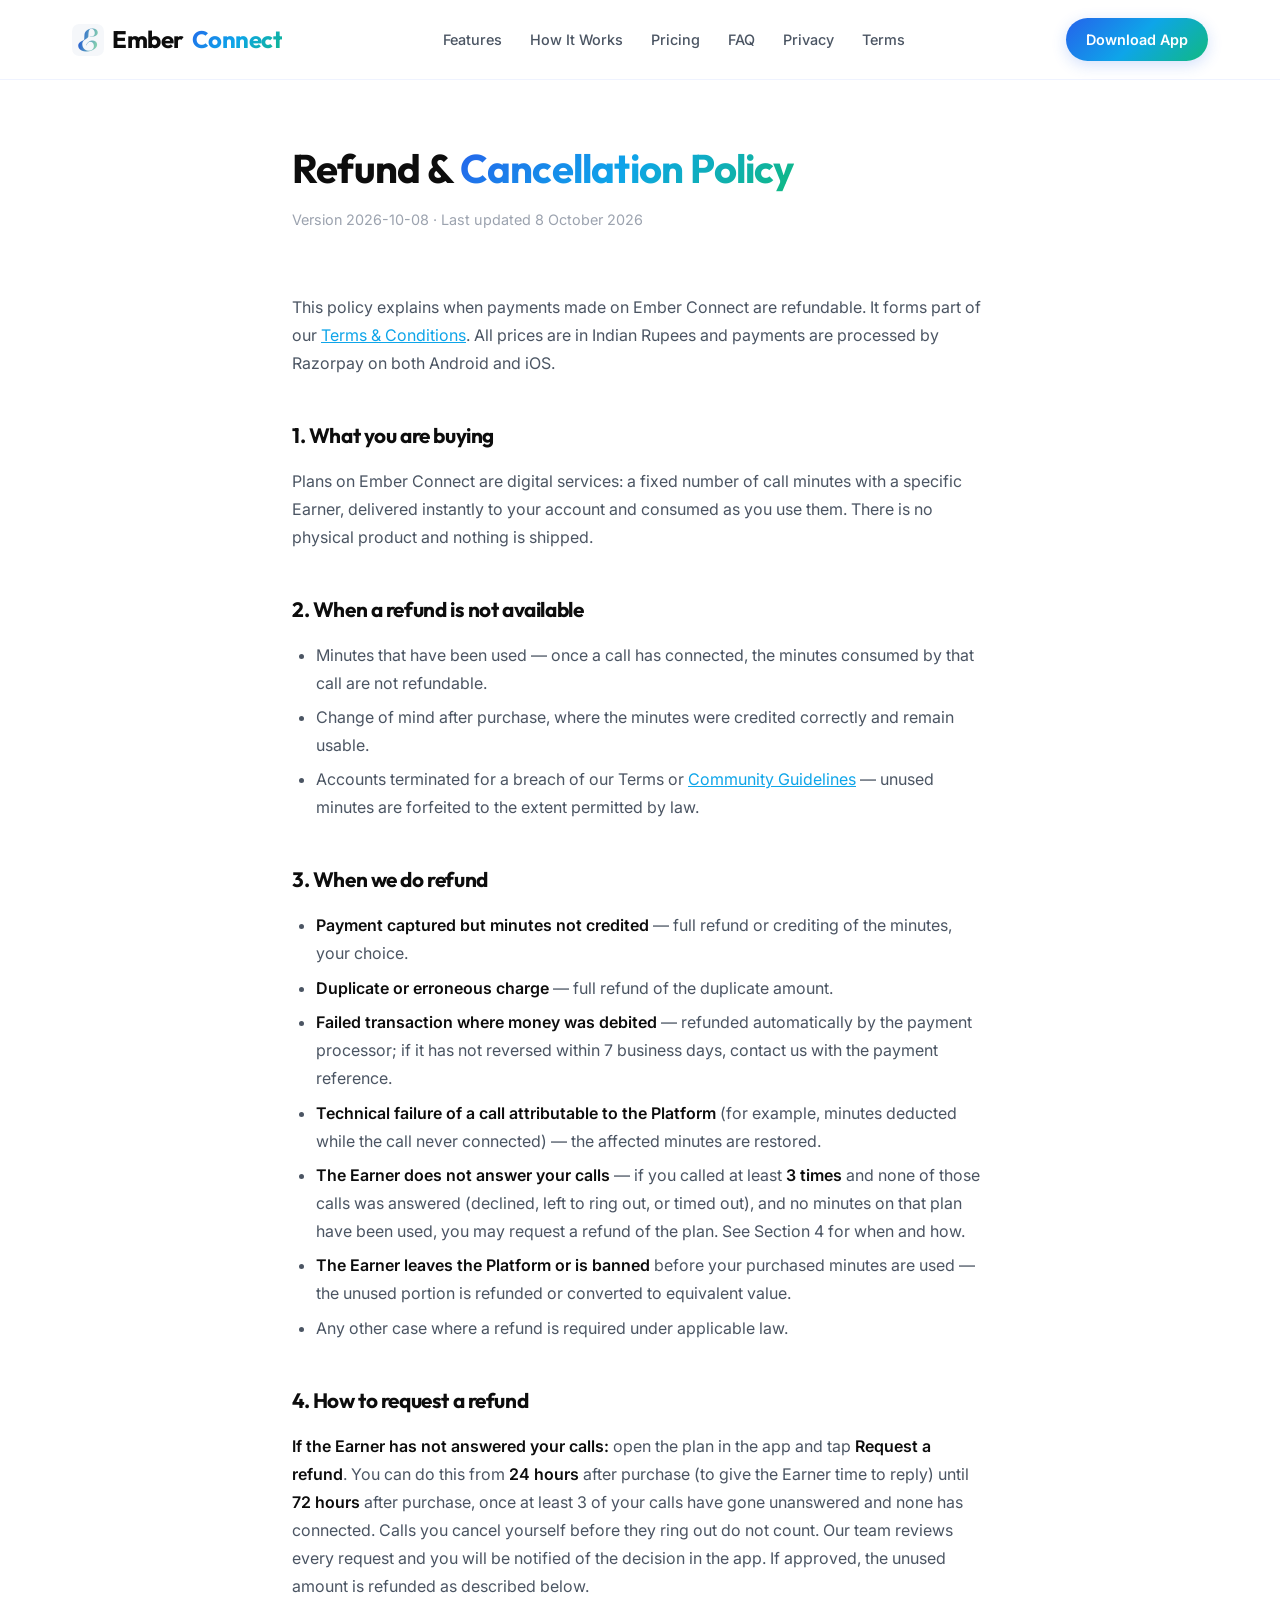
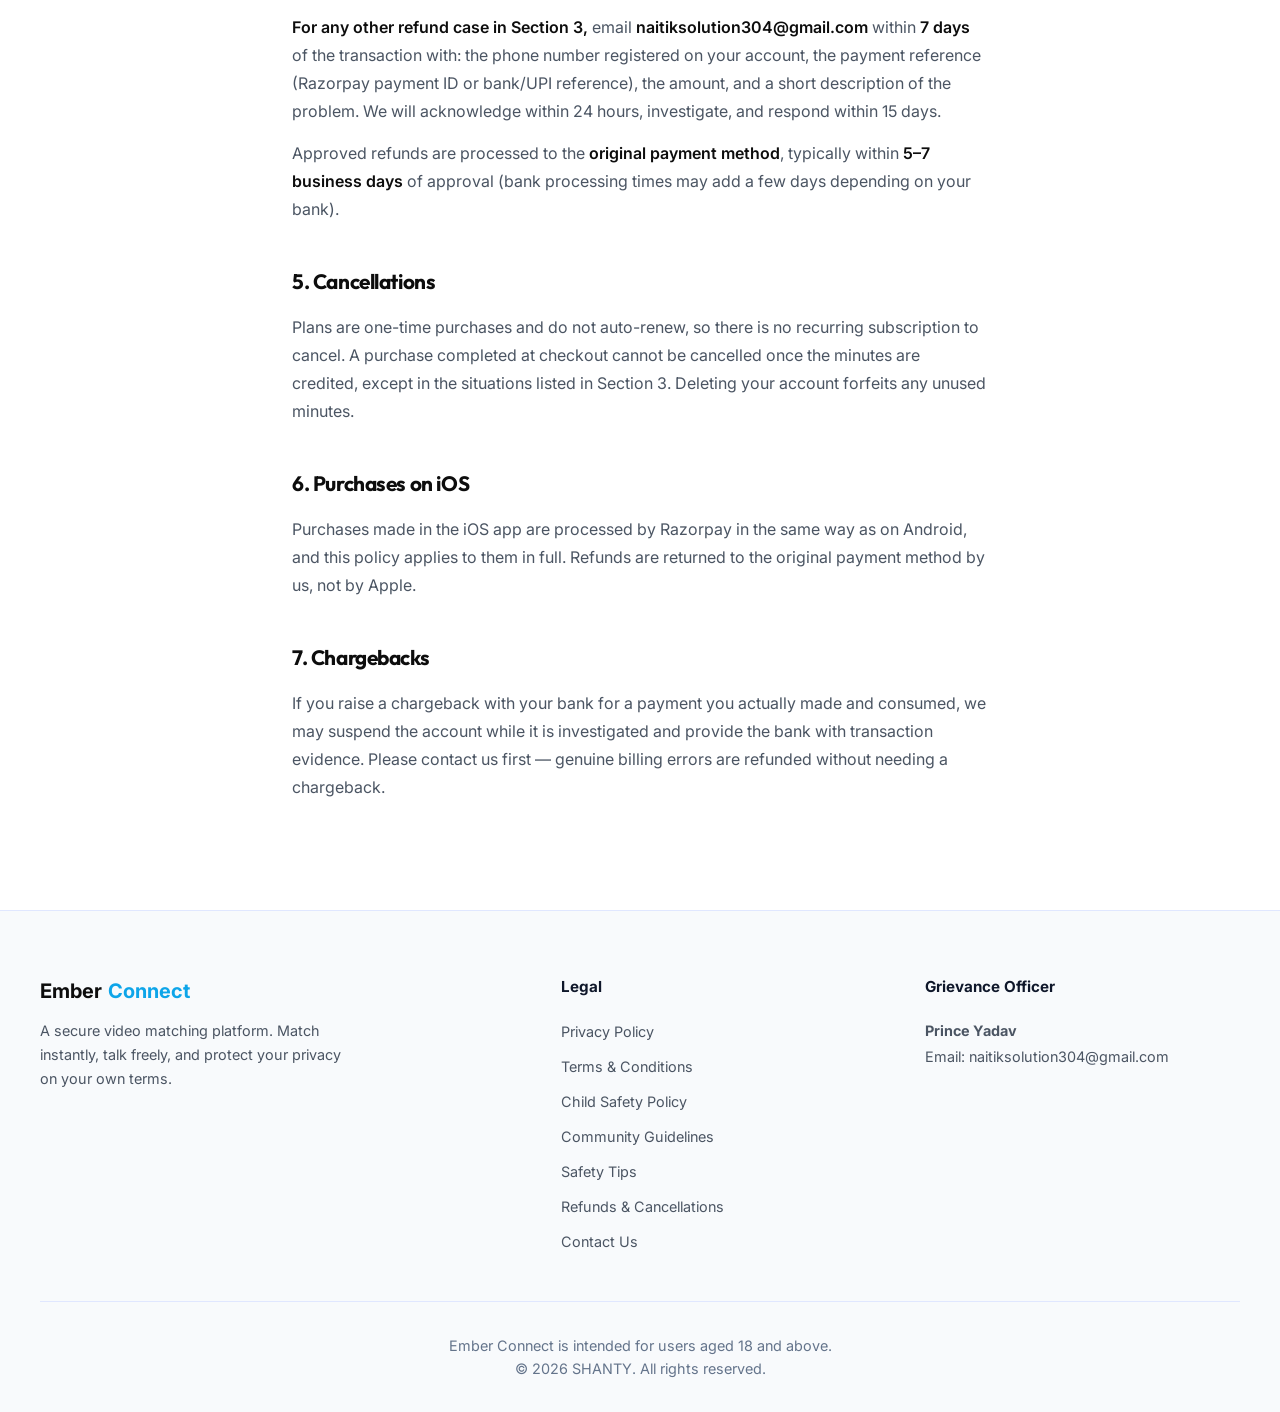
<file: refunds.html>
<!DOCTYPE html>
<html lang="en">
<head>
  <meta charset="UTF-8">
  <meta name="viewport" content="width=device-width, initial-scale=1.0">
  <title>Refund &amp; Cancellation Policy — Ember Connect</title>
  <meta name="description" content="When and how Ember Connect refunds payments for plans and call minutes.">
  <link rel="canonical" href="https://emberconnect.in/refunds">
  <meta name="robots" content="index, follow">
  <meta name="theme-color" content="#0ea5e9">

  <!-- Open Graph -->
  <meta property="og:type" content="website">
  <meta property="og:url" content="https://emberconnect.in/refunds">
  <meta property="og:title" content="Refund &amp; Cancellation Policy — Ember Connect">
  <meta property="og:description" content="When and how Ember Connect refunds payments for plans and call minutes.">

  <link rel="icon" type="image/png" sizes="64x64" href="/favicon.png?v=1">
  <link rel="icon" type="image/png" sizes="192x192" href="/icon-192.png?v=1">
  <link rel="apple-touch-icon" href="/apple-touch-icon.png?v=1">
  <link rel="stylesheet" href="style.css?v=20260810">
</head>
<body>
  <div class="scroll-progress" id="scrollProgress"></div>

  <!-- Navigation Header -->
  <header>
    <div class="nav-container">
      <a href="/" class="logo">
        <img src="logo.png" alt="Ember Connect" class="logo-img">
        Ember <span>Connect</span>
      </a>
      <ul class="nav-links">
        <li><a href="/#features">Features</a></li>
        <li><a href="/#how-it-works">How It Works</a></li>
        <li><a href="/#pricing">Pricing</a></li>
        <li><a href="/#faq">FAQ</a></li>
        <li><a href="/privacy">Privacy</a></li>
        <li><a href="/terms">Terms</a></li>
      </ul>
      <a href="/#download" class="nav-btn">Download App</a>
    </div>
  </header>

  <main>
    <div class="legal-hero fade-in">
      <h1>Refund &amp; <span>Cancellation Policy</span></h1>
      <p class="legal-meta">Version 2026-10-08 · Last updated 8 October 2026</p>
    </div>

    <article class="legal-content fade-in">
      <p>
        This policy explains when payments made on Ember Connect are refundable. It forms part of
        our <a href="/terms">Terms &amp; Conditions</a>. All prices are in Indian Rupees and
        payments are processed by Razorpay on both Android and iOS.
      </p>

      <h2>1. What you are buying</h2>
      <p>
        Plans on Ember Connect are digital services: a fixed number of call minutes with a
        specific Earner, delivered instantly to your account and consumed as you use them. There
        is no physical product and nothing is shipped.
      </p>

      <h2>2. When a refund is not available</h2>
      <ul>
        <li>Minutes that have been used — once a call has connected, the minutes consumed by that call are not refundable.</li>
        <li>Change of mind after purchase, where the minutes were credited correctly and remain usable.</li>
        <li>Accounts terminated for a breach of our Terms or <a href="/guidelines">Community Guidelines</a> — unused minutes are forfeited to the extent permitted by law.</li>
      </ul>

      <h2>3. When we do refund</h2>
      <ul>
        <li><strong>Payment captured but minutes not credited</strong> — full refund or crediting of the minutes, your choice.</li>
        <li><strong>Duplicate or erroneous charge</strong> — full refund of the duplicate amount.</li>
        <li><strong>Failed transaction where money was debited</strong> — refunded automatically by the payment processor; if it has not reversed within 7 business days, contact us with the payment reference.</li>
        <li><strong>Technical failure of a call attributable to the Platform</strong> (for example, minutes deducted while the call never connected) — the affected minutes are restored.</li>
        <li><strong>The Earner does not answer your calls</strong> — if you called at least
            <strong>3 times</strong> and none of those calls was answered (declined, left to ring
            out, or timed out), and no minutes on that plan have been used, you may request a
            refund of the plan. See Section 4 for when and how.</li>
        <li><strong>The Earner leaves the Platform or is banned</strong> before your purchased minutes are used — the unused portion is refunded or converted to equivalent value.</li>
        <li>Any other case where a refund is required under applicable law.</li>
      </ul>

      <h2>4. How to request a refund</h2>
      <p>
        <strong>If the Earner has not answered your calls:</strong> open the plan in the app and
        tap <strong>Request a refund</strong>. You can do this from <strong>24 hours</strong> after
        purchase (to give the Earner time to reply) until <strong>72 hours</strong> after purchase,
        once at least 3 of your calls have gone unanswered and none has connected. Calls you
        cancel yourself before they ring out do not count. Our team reviews every request and you
        will be notified of the decision in the app. If approved, the unused amount is refunded as
        described below.
      </p>
      <p>
        <strong>For any other refund case in Section 3,</strong> email <strong>naitiksolution304@gmail.com</strong> within <strong>7 days</strong> of the
        transaction with: the phone number registered on your account, the payment reference
        (Razorpay payment ID or bank/UPI reference), the amount, and a short description of the
        problem. We will acknowledge within 24 hours, investigate, and respond within 15 days.
      </p>
      <p>
        Approved refunds are processed to the <strong>original payment method</strong>, typically
        within <strong>5–7 business days</strong> of approval (bank processing times may add a few
        days depending on your bank).
      </p>

      <h2>5. Cancellations</h2>
      <p>
        Plans are one-time purchases and do not auto-renew, so there is no recurring subscription
        to cancel. A purchase completed at checkout cannot be cancelled once the minutes are
        credited, except in the situations listed in Section 3. Deleting your account forfeits
        any unused minutes.
      </p>

      <h2>6. Purchases on iOS</h2>
      <p>
        Purchases made in the iOS app are processed by Razorpay in the same way as on Android, and
        this policy applies to them in full. Refunds are returned to the original payment method by
        us, not by Apple.
      </p>

      <h2>7. Chargebacks</h2>
      <p>
        If you raise a chargeback with your bank for a payment you actually made and consumed, we
        may suspend the account while it is investigated and provide the bank with transaction
        evidence. Please contact us first — genuine billing errors are refunded without needing a
        chargeback.
      </p>
    </article>
  </main>

    <!-- Footer -->
  <footer>
    <div class="footer-grid">
      <div class="footer-brand">
        <h4>Ember <span>Connect</span></h4>
        <p>A secure video matching platform. Match instantly, talk freely, and protect your privacy on your own terms.</p>
      </div>
      <div class="footer-links">
        <h5>Legal</h5>
        <ul>
          <li><a href="/privacy">Privacy Policy</a></li>
          <li><a href="/terms">Terms &amp; Conditions</a></li>
          <li><a href="/child-safety">Child Safety Policy</a></li>
          <li><a href="/guidelines">Community Guidelines</a></li>
          <li><a href="/safety">Safety Tips</a></li>
          <li><a href="/refunds">Refunds &amp; Cancellations</a></li>
          <li><a href="/contact">Contact Us</a></li>
        </ul>
      </div>
      <div class="footer-links footer-officer">
        <h5>Grievance Officer</h5>
        <p><strong>Prince Yadav</strong></p>
        <p>Email: naitiksolution304@gmail.com</p>
      </div>
    </div>
    <div class="footer-bottom">
      <p>Ember Connect is intended for users aged 18 and above.</p>
      <p>&copy; 2026 SHANTY. All rights reserved.</p>
    </div>
  </footer>

  <button type="button" class="back-to-top" id="backToTop" aria-label="Back to top">
    <svg viewBox="0 0 24 24" fill="none" stroke="currentColor"><path stroke-linecap="round" stroke-linejoin="round" stroke-width="2" d="M5 15l7-7 7 7"></path></svg>
  </button>

  <script src="app.js"></script>
</body>
</html>
</file>
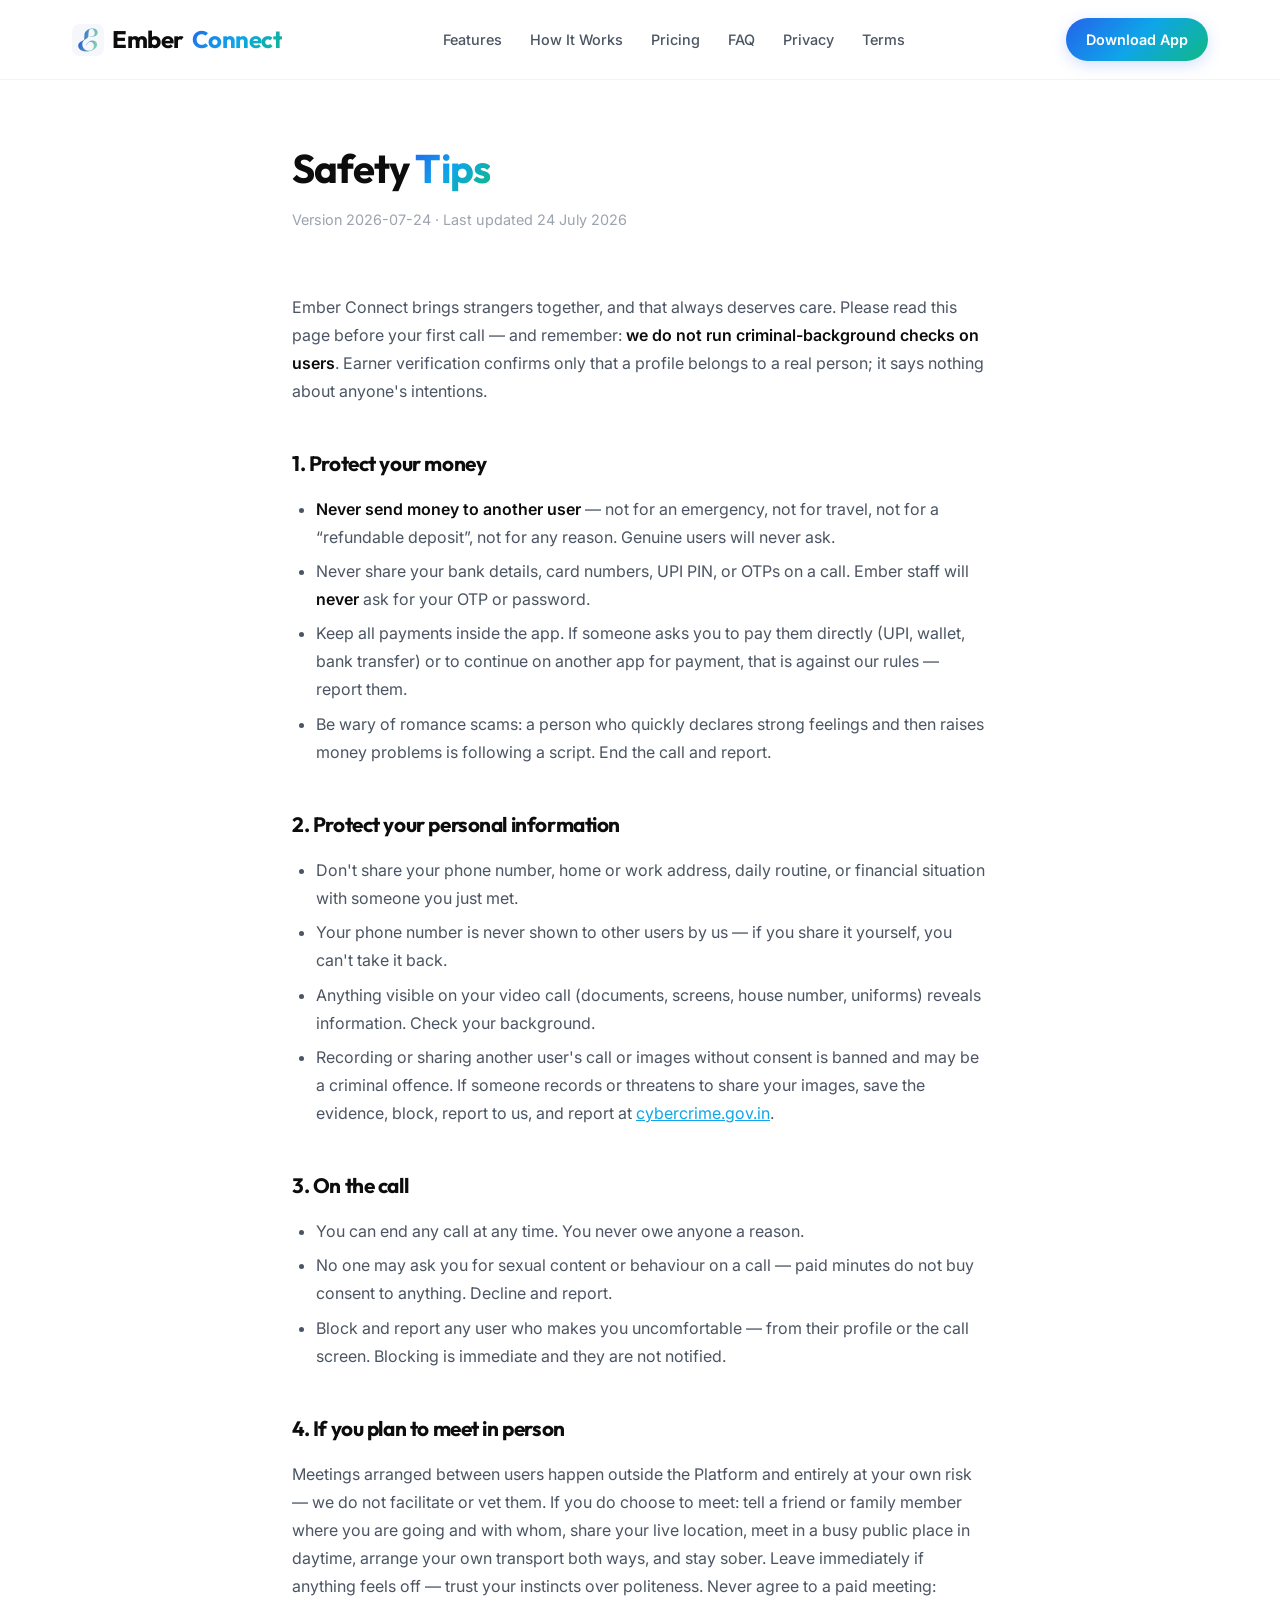
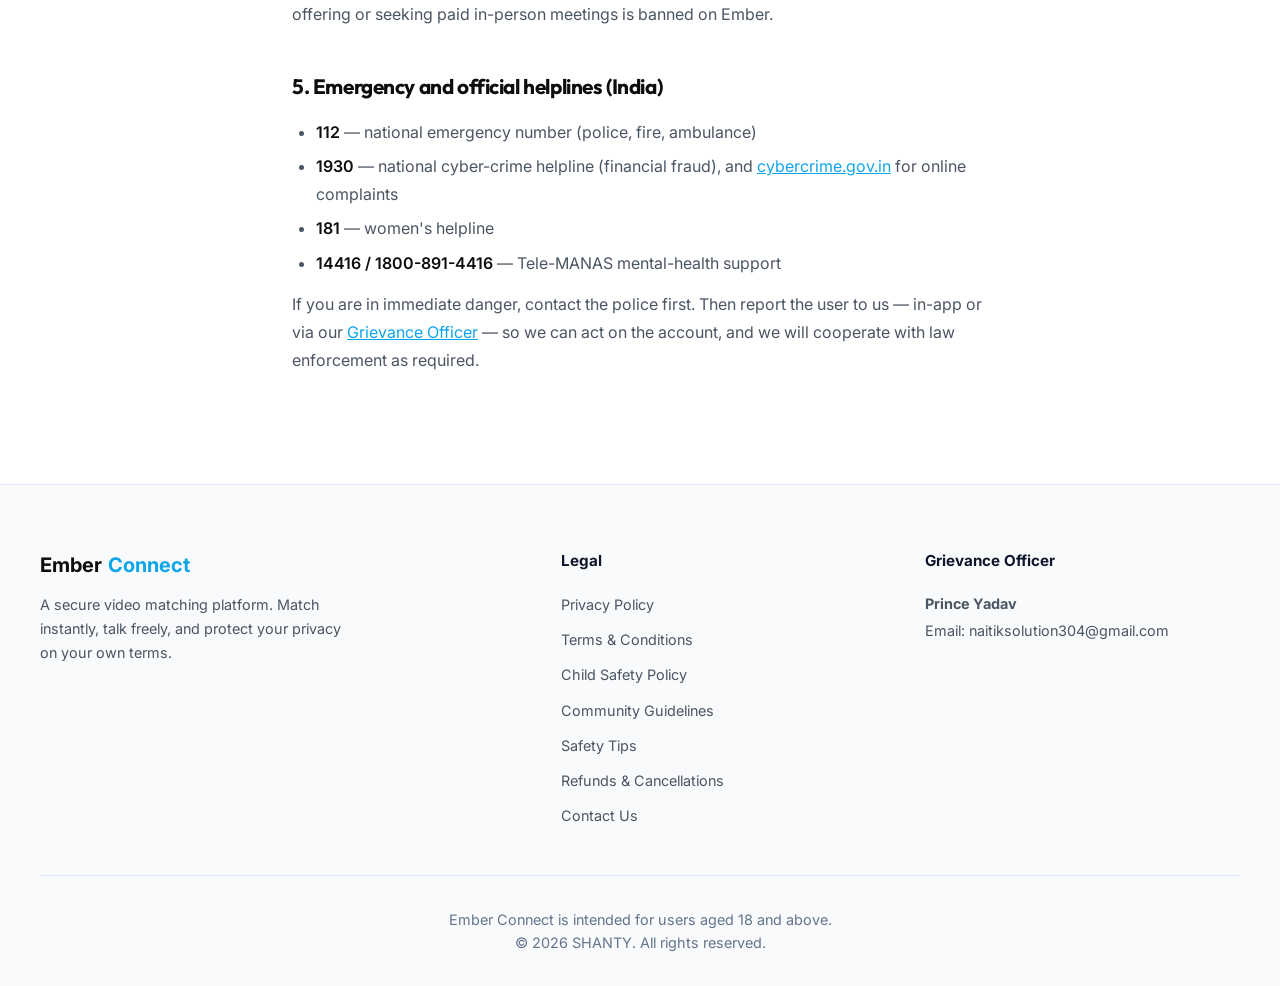
<file: safety.html>
<!DOCTYPE html>
<html lang="en">
<head>
  <meta charset="UTF-8">
  <meta name="viewport" content="width=device-width, initial-scale=1.0">
  <title>Safety Tips — Ember Connect</title>
  <meta name="description" content="How to stay safe on Ember Connect — protecting your money, your personal information, and yourself.">
  <link rel="canonical" href="https://emberconnect.in/safety">
  <meta name="robots" content="index, follow">
  <meta name="theme-color" content="#0ea5e9">

  <!-- Open Graph -->
  <meta property="og:type" content="website">
  <meta property="og:url" content="https://emberconnect.in/safety">
  <meta property="og:title" content="Safety Tips — Ember Connect">
  <meta property="og:description" content="How to stay safe on Ember Connect.">

  <link rel="icon" type="image/png" sizes="64x64" href="/favicon.png?v=1">
  <link rel="icon" type="image/png" sizes="192x192" href="/icon-192.png?v=1">
  <link rel="apple-touch-icon" href="/apple-touch-icon.png?v=1">
  <link rel="stylesheet" href="style.css?v=20260810">
</head>
<body>
  <div class="scroll-progress" id="scrollProgress"></div>

  <!-- Navigation Header -->
  <header>
    <div class="nav-container">
      <a href="/" class="logo">
        <img src="logo.png" alt="Ember Connect" class="logo-img">
        Ember <span>Connect</span>
      </a>
      <ul class="nav-links">
        <li><a href="/#features">Features</a></li>
        <li><a href="/#how-it-works">How It Works</a></li>
        <li><a href="/#pricing">Pricing</a></li>
        <li><a href="/#faq">FAQ</a></li>
        <li><a href="/privacy">Privacy</a></li>
        <li><a href="/terms">Terms</a></li>
      </ul>
      <a href="/#download" class="nav-btn">Download App</a>
    </div>
  </header>

  <main>
    <div class="legal-hero fade-in">
      <h1>Safety <span>Tips</span></h1>
      <p class="legal-meta">Version 2026-07-24 · Last updated 24 July 2026</p>
    </div>

    <article class="legal-content fade-in">
      <p>
        Ember Connect brings strangers together, and that always deserves care. Please read this
        page before your first call — and remember:
        <strong>we do not run criminal-background checks on users</strong>. Earner verification
        confirms only that a profile belongs to a real person; it says nothing about anyone's
        intentions.
      </p>

      <h2>1. Protect your money</h2>
      <ul>
        <li><strong>Never send money to another user</strong> — not for an emergency, not for travel, not for a “refundable deposit”, not for any reason. Genuine users will never ask.</li>
        <li>Never share your bank details, card numbers, UPI PIN, or OTPs on a call. Ember staff will <strong>never</strong> ask for your OTP or password.</li>
        <li>Keep all payments inside the app. If someone asks you to pay them directly (UPI, wallet, bank transfer) or to continue on another app for payment, that is against our rules — report them.</li>
        <li>Be wary of romance scams: a person who quickly declares strong feelings and then raises money problems is following a script. End the call and report.</li>
      </ul>

      <h2>2. Protect your personal information</h2>
      <ul>
        <li>Don't share your phone number, home or work address, daily routine, or financial situation with someone you just met.</li>
        <li>Your phone number is never shown to other users by us — if you share it yourself, you can't take it back.</li>
        <li>Anything visible on your video call (documents, screens, house number, uniforms) reveals information. Check your background.</li>
        <li>Recording or sharing another user's call or images without consent is banned and may be a criminal offence. If someone records or threatens to share your images, save the evidence, block, report to us, and report at <a href="https://cybercrime.gov.in" rel="noopener">cybercrime.gov.in</a>.</li>
      </ul>

      <h2>3. On the call</h2>
      <ul>
        <li>You can end any call at any time. You never owe anyone a reason.</li>
        <li>No one may ask you for sexual content or behaviour on a call — paid minutes do not buy consent to anything. Decline and report.</li>
        <li>Block and report any user who makes you uncomfortable — from their profile or the call screen. Blocking is immediate and they are not notified.</li>
      </ul>

      <h2>4. If you plan to meet in person</h2>
      <p>
        Meetings arranged between users happen outside the Platform and entirely at your own risk
        — we do not facilitate or vet them. If you do choose to meet: tell a friend or family
        member where you are going and with whom, share your live location, meet in a busy public
        place in daytime, arrange your own transport both ways, and stay sober. Leave immediately
        if anything feels off — trust your instincts over politeness. Never agree to a paid
        meeting: offering or seeking paid in-person meetings is banned on Ember.
      </p>

      <h2>5. Emergency and official helplines (India)</h2>
      <ul>
        <li><strong>112</strong> — national emergency number (police, fire, ambulance)</li>
        <li><strong>1930</strong> — national cyber-crime helpline (financial fraud), and <a href="https://cybercrime.gov.in" rel="noopener">cybercrime.gov.in</a> for online complaints</li>
        <li><strong>181</strong> — women's helpline</li>
        <li><strong>14416 / 1800-891-4416</strong> — Tele-MANAS mental-health support</li>
      </ul>
      <p>
        If you are in immediate danger, contact the police first. Then report the user to us —
        in-app or via our <a href="/contact">Grievance Officer</a> — so we can act on the account,
        and we will cooperate with law enforcement as required.
      </p>
    </article>
  </main>

    <!-- Footer -->
  <footer>
    <div class="footer-grid">
      <div class="footer-brand">
        <h4>Ember <span>Connect</span></h4>
        <p>A secure video matching platform. Match instantly, talk freely, and protect your privacy on your own terms.</p>
      </div>
      <div class="footer-links">
        <h5>Legal</h5>
        <ul>
          <li><a href="/privacy">Privacy Policy</a></li>
          <li><a href="/terms">Terms &amp; Conditions</a></li>
          <li><a href="/child-safety">Child Safety Policy</a></li>
          <li><a href="/guidelines">Community Guidelines</a></li>
          <li><a href="/safety">Safety Tips</a></li>
          <li><a href="/refunds">Refunds &amp; Cancellations</a></li>
          <li><a href="/contact">Contact Us</a></li>
        </ul>
      </div>
      <div class="footer-links footer-officer">
        <h5>Grievance Officer</h5>
        <p><strong>Prince Yadav</strong></p>
        <p>Email: naitiksolution304@gmail.com</p>
      </div>
    </div>
    <div class="footer-bottom">
      <p>Ember Connect is intended for users aged 18 and above.</p>
      <p>&copy; 2026 SHANTY. All rights reserved.</p>
    </div>
  </footer>

  <button type="button" class="back-to-top" id="backToTop" aria-label="Back to top">
    <svg viewBox="0 0 24 24" fill="none" stroke="currentColor"><path stroke-linecap="round" stroke-linejoin="round" stroke-width="2" d="M5 15l7-7 7 7"></path></svg>
  </button>

  <script src="app.js"></script>
</body>
</html>
</file>
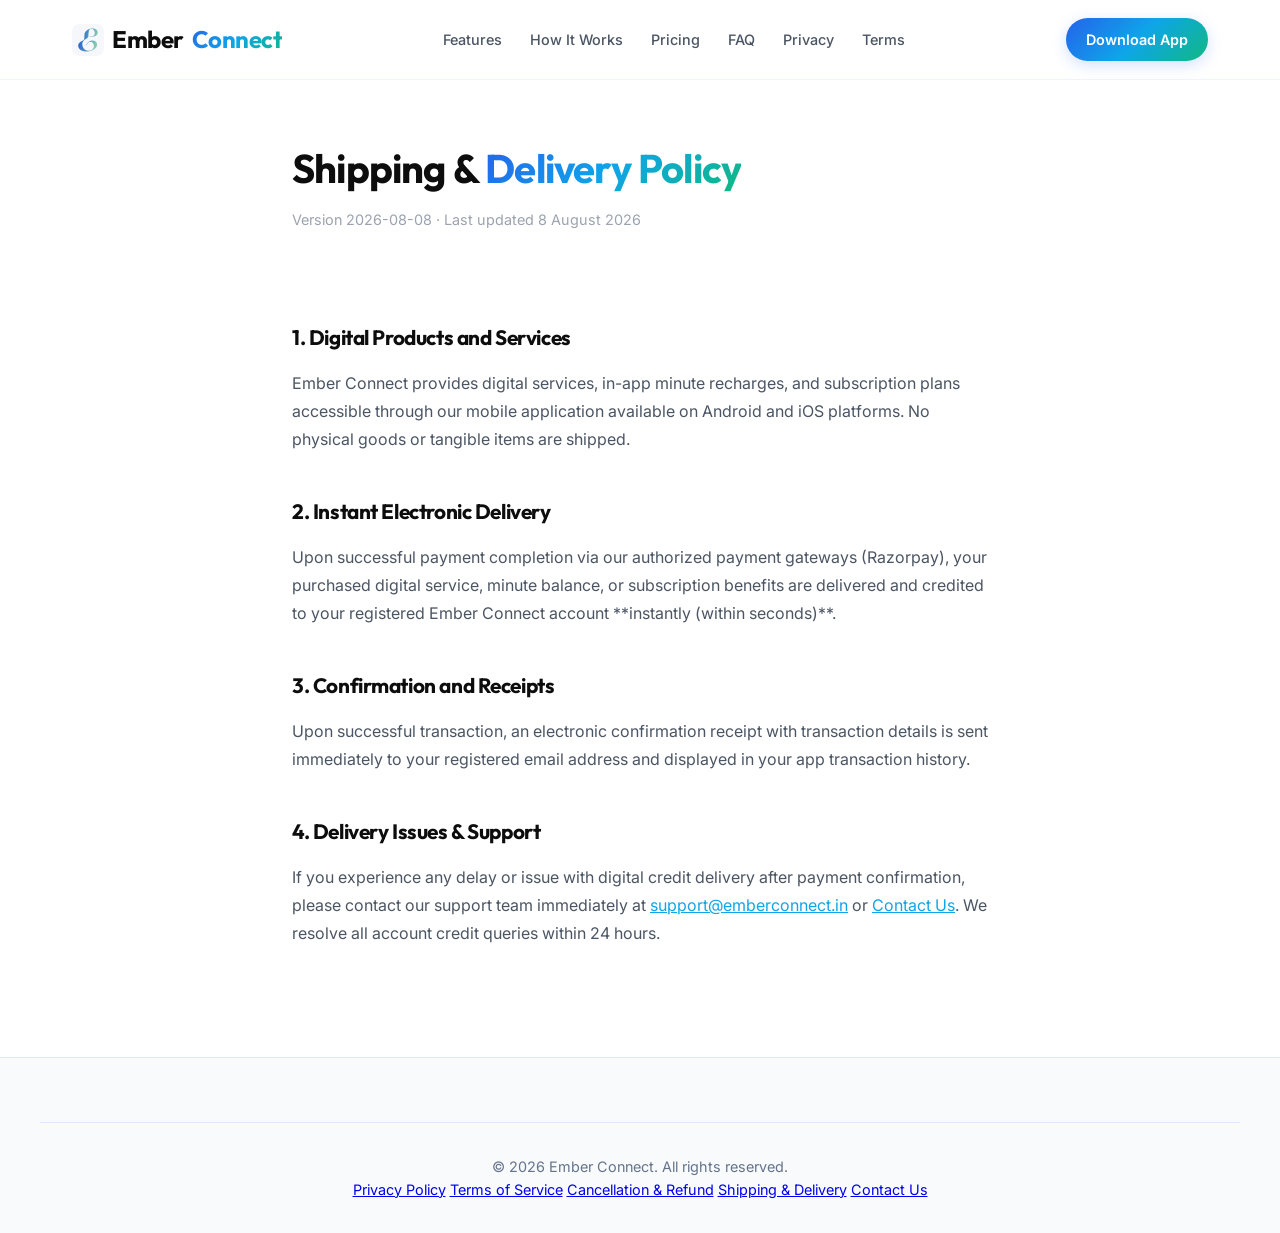
<file: shipping.html>
<!DOCTYPE html>
<html lang="en">
<head>
  <meta charset="UTF-8">
  <meta name="viewport" content="width=device-width, initial-scale=1.0">
  <title>Shipping &amp; Delivery Policy — Ember Connect</title>
  <meta name="description" content="Shipping and delivery policy for Ember Connect digital services and subscriptions.">
  <link rel="canonical" href="https://emberconnect.in/shipping">
  <meta name="robots" content="index, follow">
  <meta name="theme-color" content="#0ea5e9">

  <!-- Open Graph -->
  <meta property="og:type" content="website">
  <meta property="og:url" content="https://emberconnect.in/shipping">
  <meta property="og:title" content="Shipping &amp; Delivery Policy — Ember Connect">
  <meta property="og:description" content="Shipping and delivery policy for Ember Connect digital services and subscriptions.">

  <link rel="icon" type="image/png" sizes="64x64" href="/favicon.png?v=1">
  <link rel="icon" type="image/png" sizes="192x192" href="/icon-192.png?v=1">
  <link rel="apple-touch-icon" href="/apple-touch-icon.png?v=1">
  <link rel="stylesheet" href="style.css?v=20260810">
</head>
<body>
  <div class="scroll-progress" id="scrollProgress"></div>

  <!-- Navigation Header -->
  <header>
    <div class="nav-container">
      <a href="/" class="logo">
        <img src="logo.png" alt="Ember Connect" class="logo-img">
        Ember <span>Connect</span>
      </a>
      <ul class="nav-links">
        <li><a href="/#features">Features</a></li>
        <li><a href="/#how-it-works">How It Works</a></li>
        <li><a href="/#pricing">Pricing</a></li>
        <li><a href="/#faq">FAQ</a></li>
        <li><a href="/privacy">Privacy</a></li>
        <li><a href="/terms">Terms</a></li>
      </ul>
      <a href="/#download" class="nav-btn">Download App</a>
    </div>
  </header>

  <main>
    <div class="legal-hero fade-in">
      <h1>Shipping &amp; <span>Delivery Policy</span></h1>
      <p class="legal-meta">Version 2026-08-08 · Last updated 8 August 2026</p>
    </div>

    <div class="legal-container">
      <div class="legal-content fade-in">
        <div class="legal-section">
          <h2>1. Digital Products and Services</h2>
          <p>Ember Connect provides digital services, in-app minute recharges, and subscription plans accessible through our mobile application available on Android and iOS platforms. No physical goods or tangible items are shipped.</p>
        </div>

        <div class="legal-section">
          <h2>2. Instant Electronic Delivery</h2>
          <p>Upon successful payment completion via our authorized payment gateways (Razorpay), your purchased digital service, minute balance, or subscription benefits are delivered and credited to your registered Ember Connect account **instantly (within seconds)**.</p>
        </div>

        <div class="legal-section">
          <h2>3. Confirmation and Receipts</h2>
          <p>Upon successful transaction, an electronic confirmation receipt with transaction details is sent immediately to your registered email address and displayed in your app transaction history.</p>
        </div>

        <div class="legal-section">
          <h2>4. Delivery Issues &amp; Support</h2>
          <p>If you experience any delay or issue with digital credit delivery after payment confirmation, please contact our support team immediately at <a href="mailto:support@emberconnect.in">support@emberconnect.in</a> or <a href="/contact">Contact Us</a>. We resolve all account credit queries within 24 hours.</p>
        </div>
      </div>
    </div>
  </main>

  <footer>
    <div class="footer-container">
      <div class="footer-bottom">
        <p>&copy; 2026 Ember Connect. All rights reserved.</p>
        <div class="footer-legal">
          <a href="/privacy">Privacy Policy</a>
          <a href="/terms">Terms of Service</a>
          <a href="/refunds">Cancellation &amp; Refund</a>
          <a href="/shipping">Shipping &amp; Delivery</a>
          <a href="/contact">Contact Us</a>
        </div>
      </div>
    </div>
  </footer>
</body>
</html>
</file>
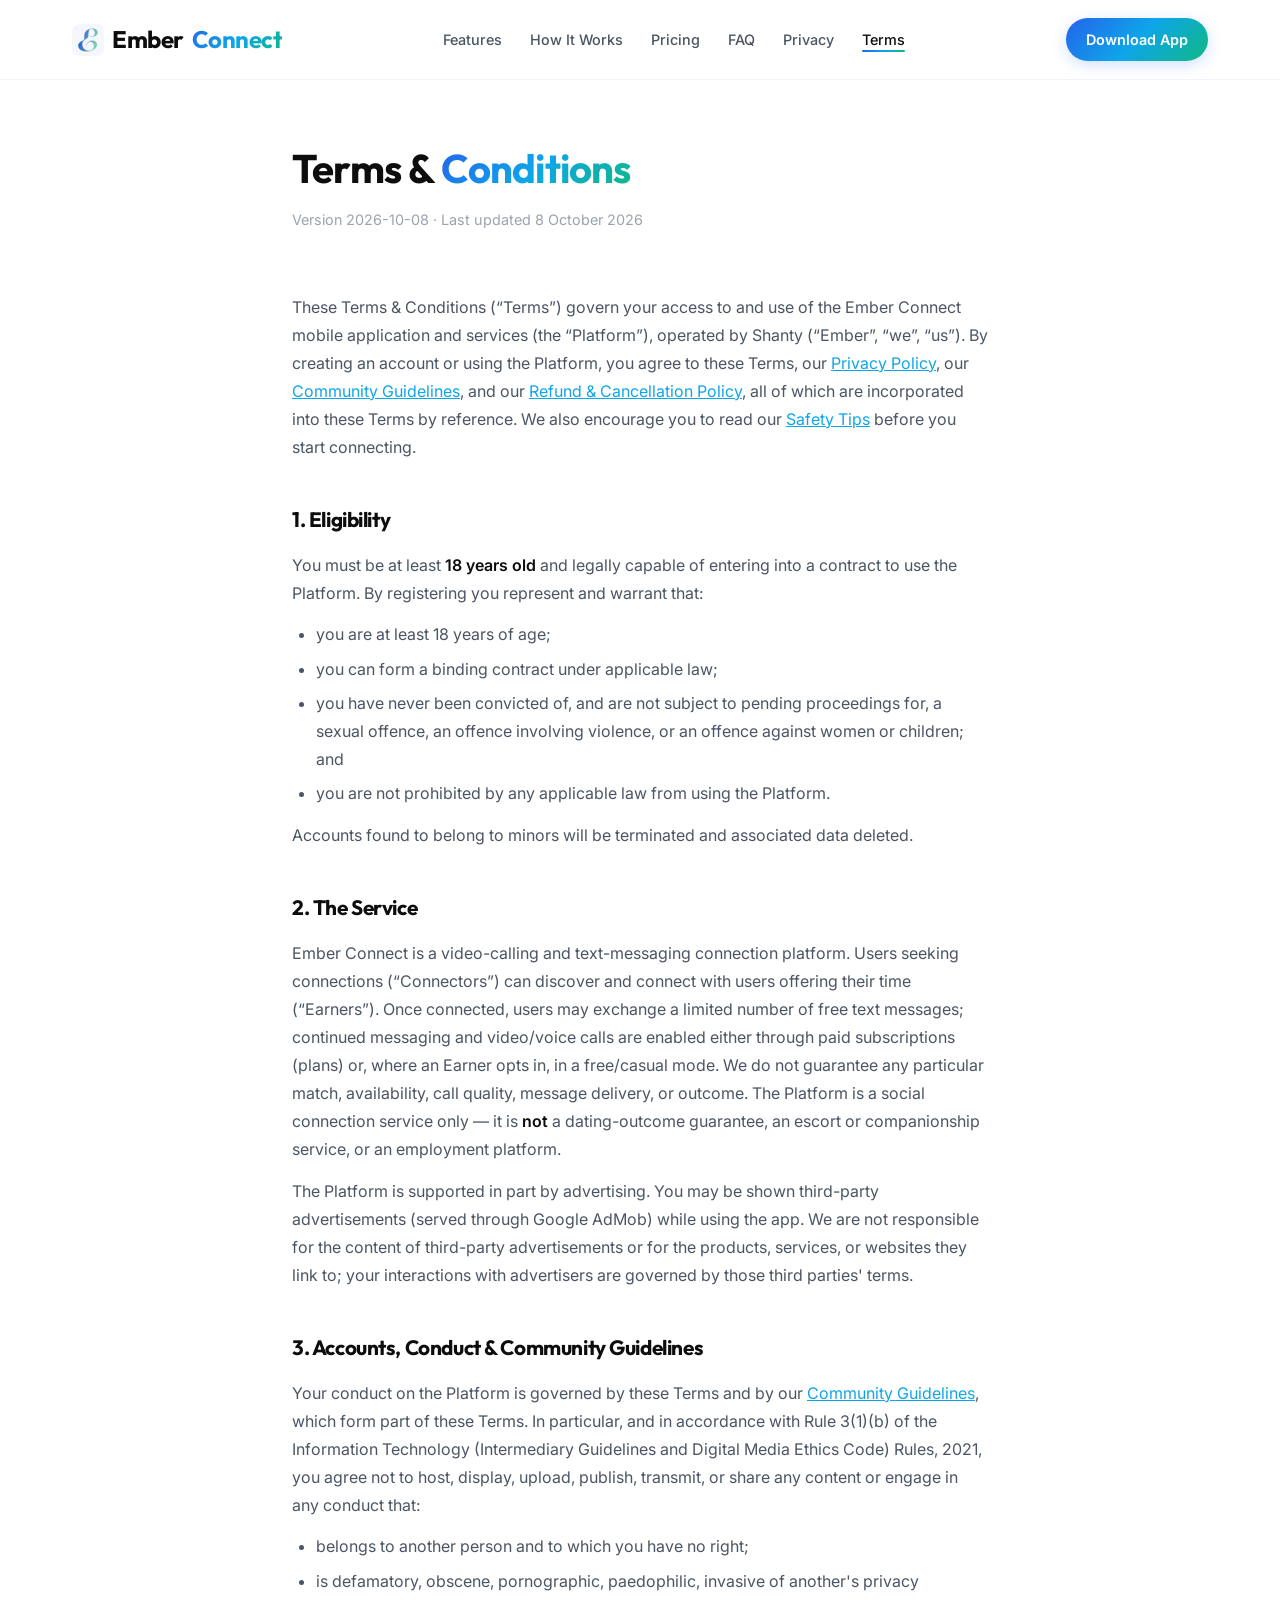
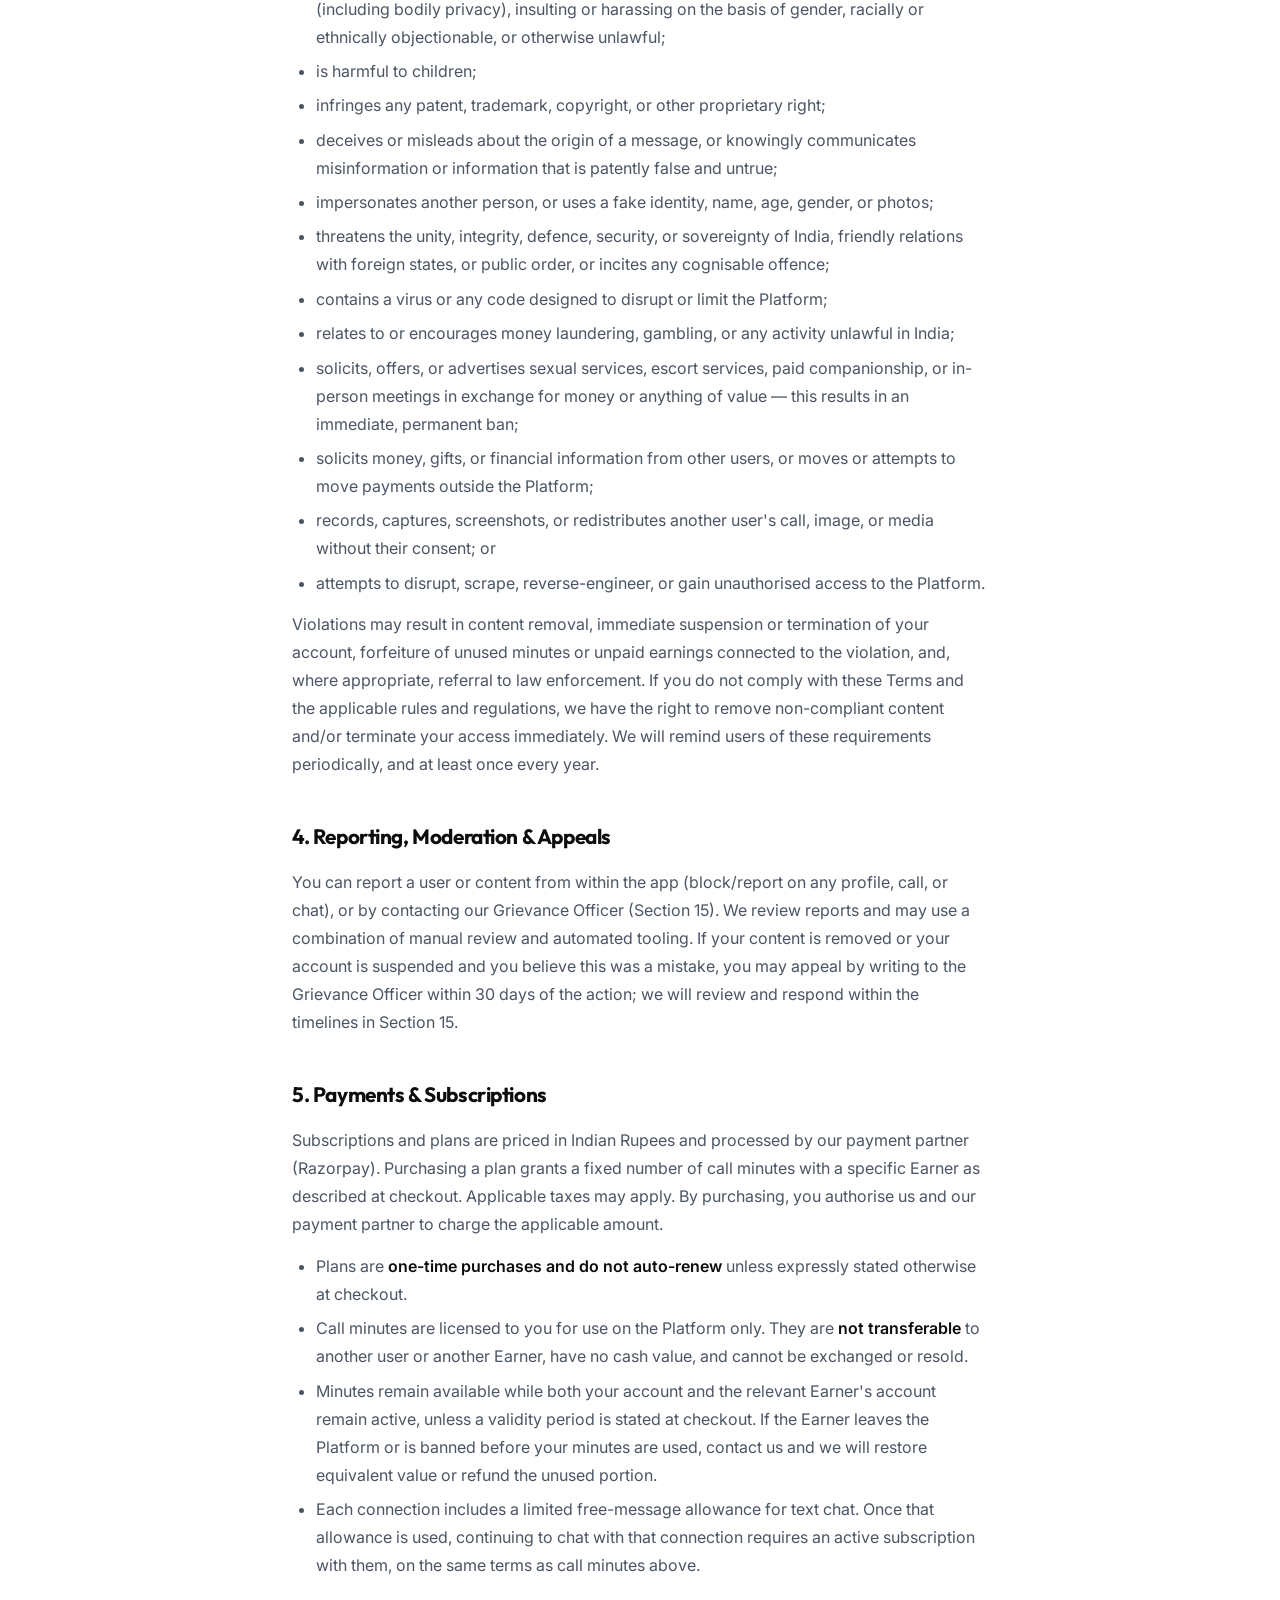
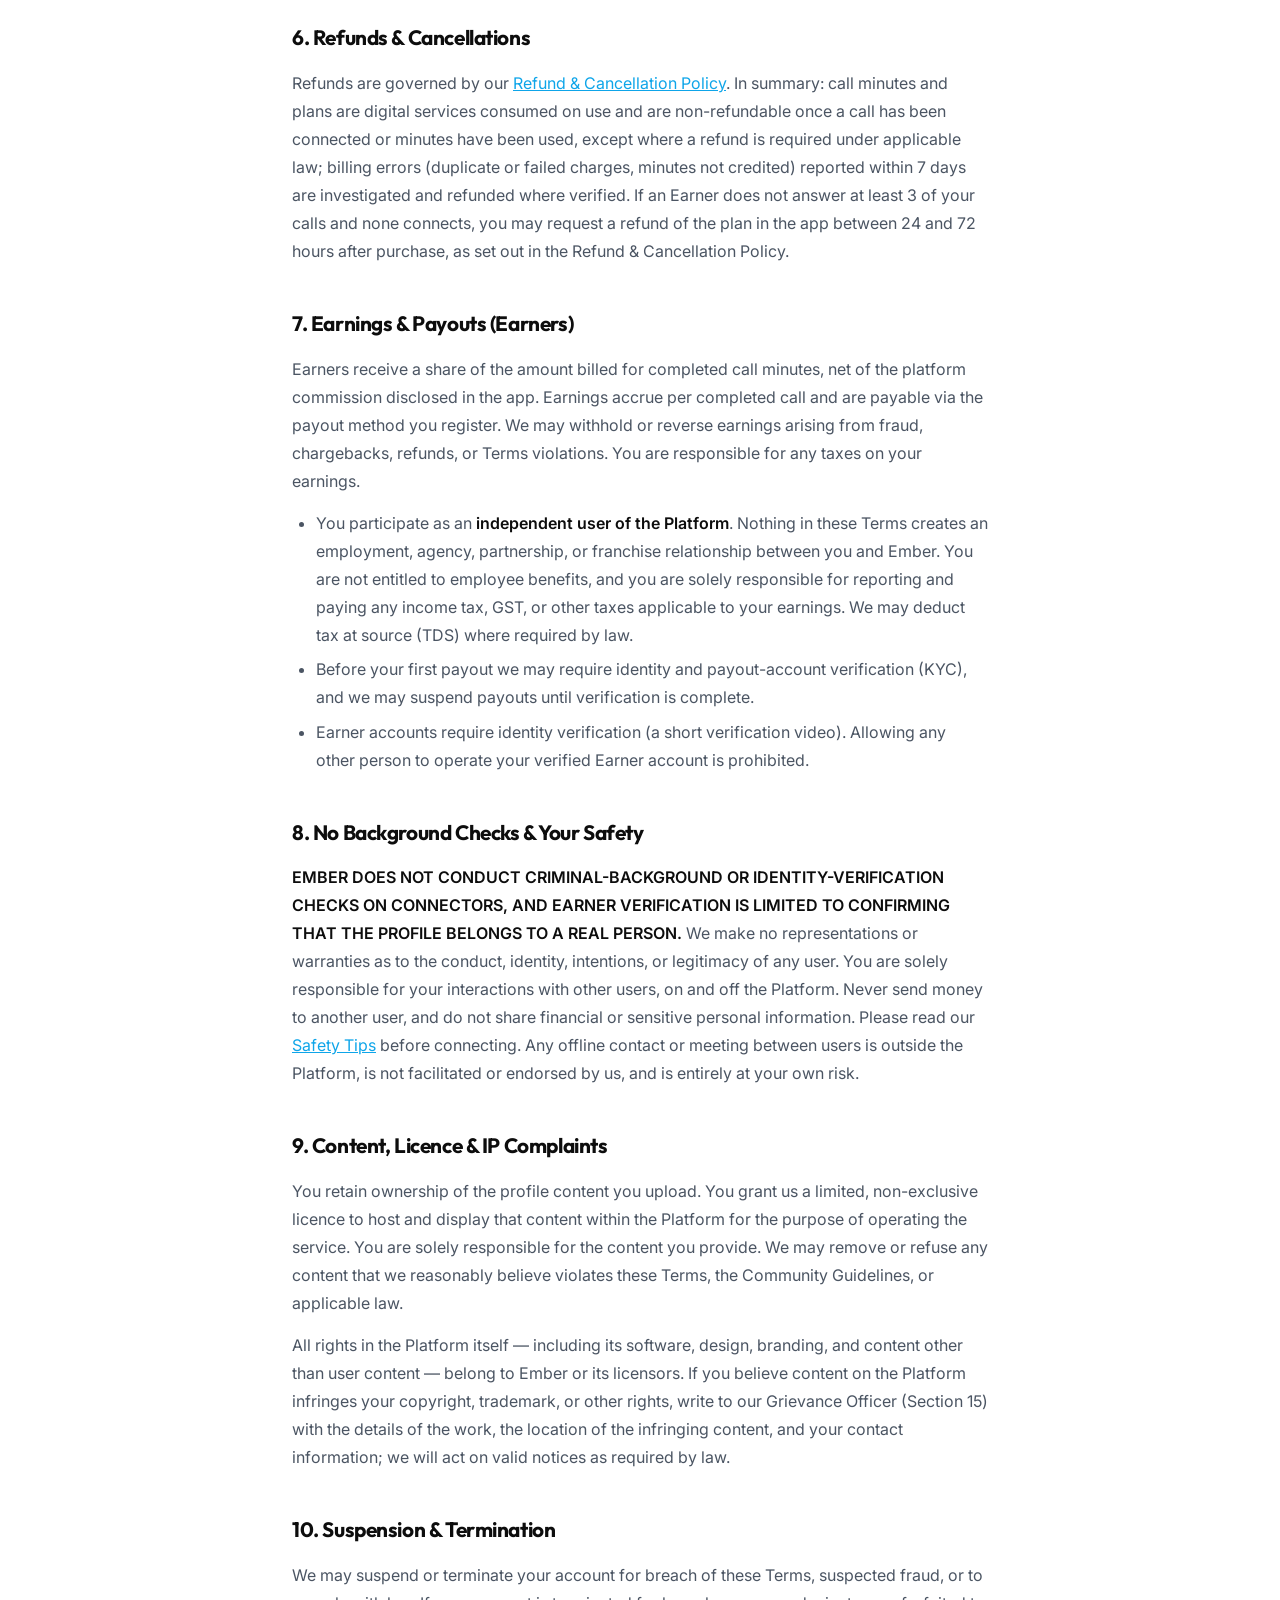
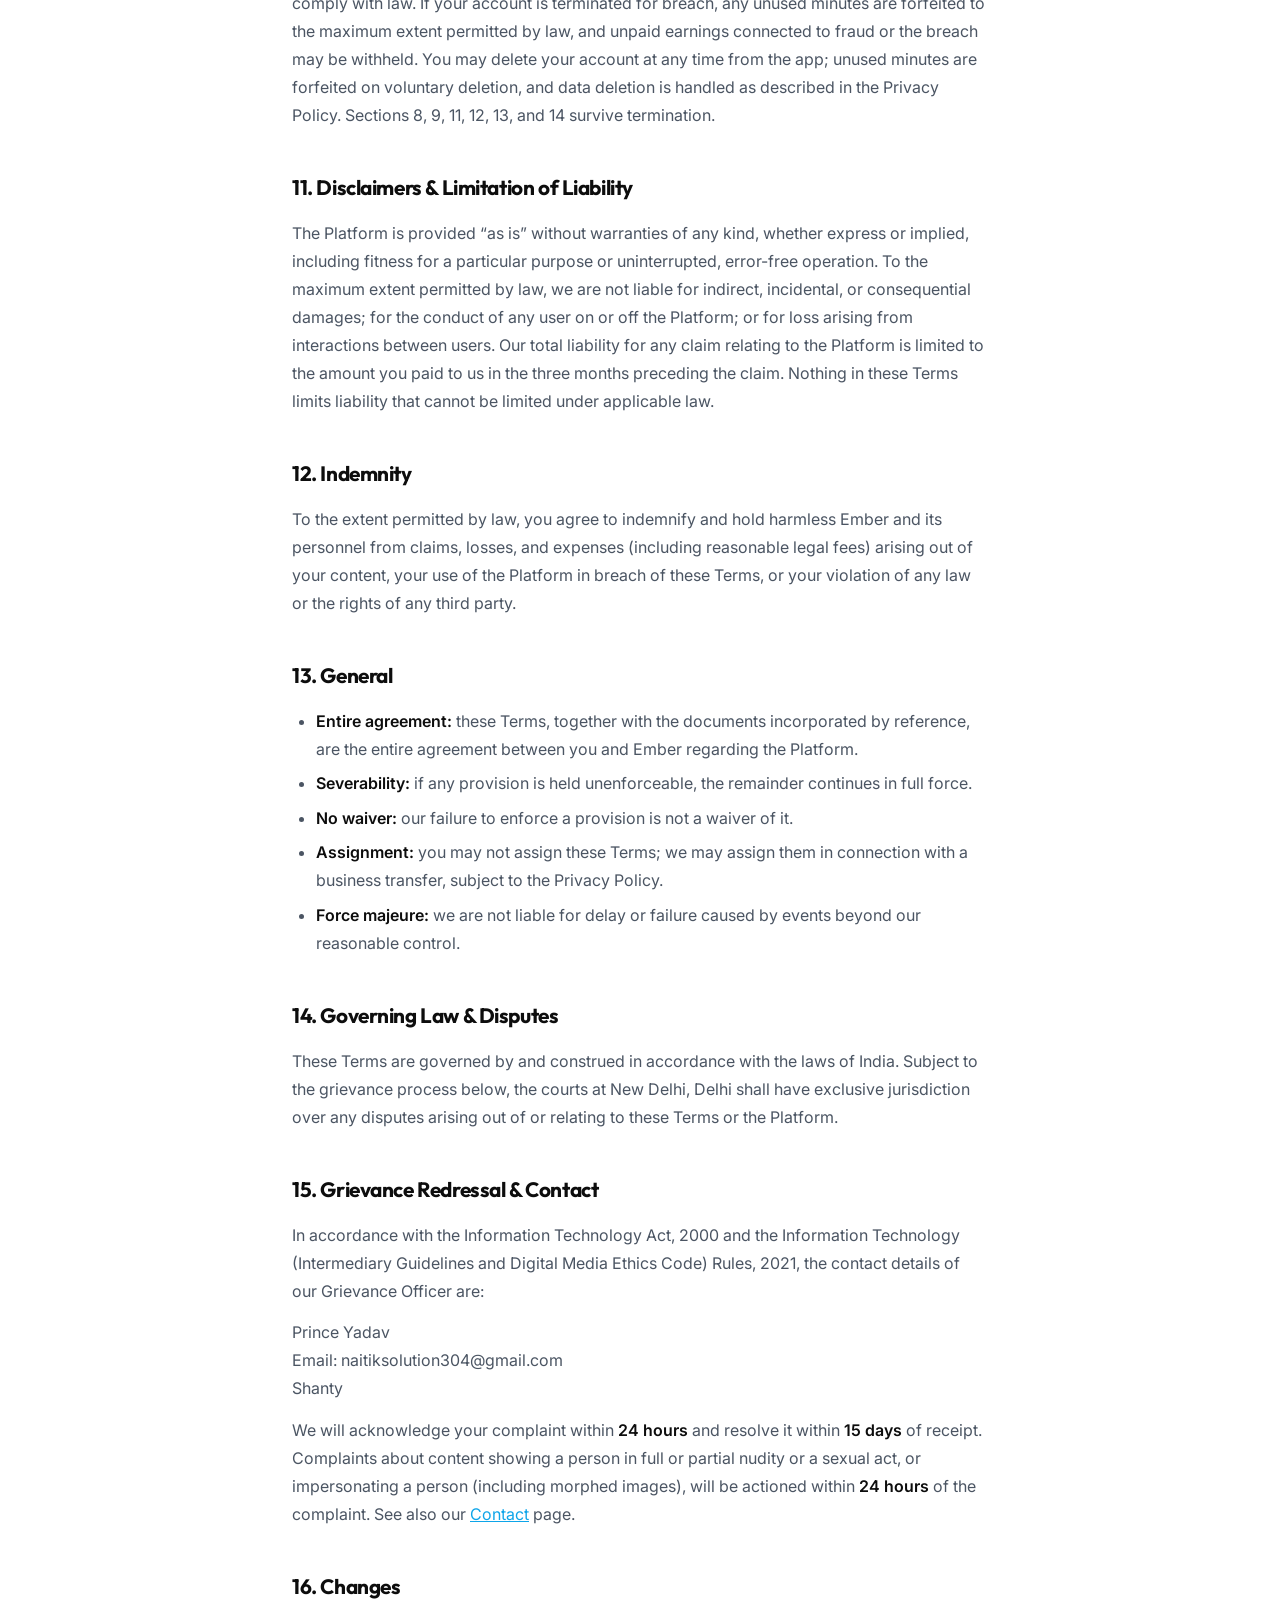
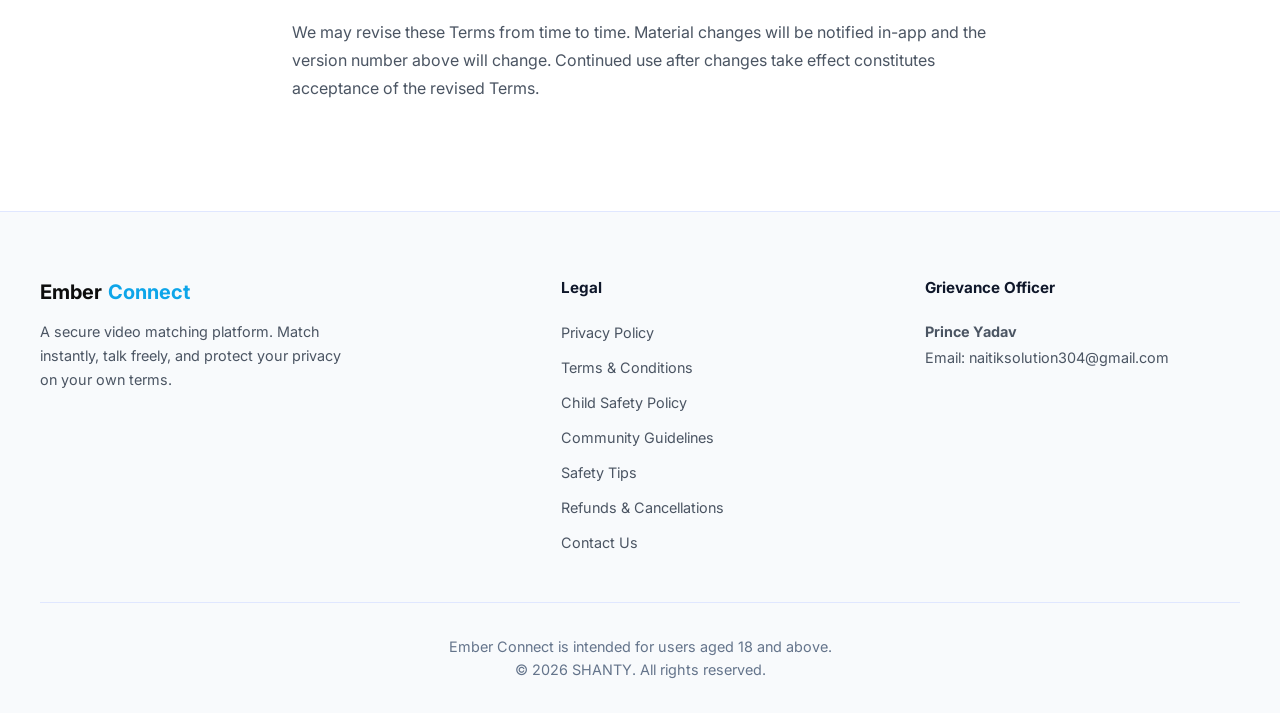
<file: terms.html>
<!DOCTYPE html>
<html lang="en">
<head>
  <meta charset="UTF-8">
  <meta name="viewport" content="width=device-width, initial-scale=1.0">
  <title>Terms &amp; Conditions — Ember Connect</title>
  <meta name="description" content="The terms governing your use of the Ember Connect platform.">
  <link rel="canonical" href="https://emberconnect.in/terms">
  <meta name="robots" content="index, follow">
  <meta name="theme-color" content="#0ea5e9">

  <!-- Open Graph -->
  <meta property="og:type" content="website">
  <meta property="og:url" content="https://emberconnect.in/terms">
  <meta property="og:title" content="Terms &amp; Conditions — Ember Connect">
  <meta property="og:description" content="The terms governing your use of the Ember Connect platform.">

  <link rel="icon" type="image/png" sizes="64x64" href="/favicon.png?v=1">
  <link rel="icon" type="image/png" sizes="192x192" href="/icon-192.png?v=1">
  <link rel="apple-touch-icon" href="/apple-touch-icon.png?v=1">
  <link rel="stylesheet" href="style.css?v=20260810">
</head>
<body>
  <div class="scroll-progress" id="scrollProgress"></div>

  <!-- Navigation Header -->
  <header>
    <div class="nav-container">
      <a href="/" class="logo">
        <img src="logo.png" alt="Ember Connect" class="logo-img">
        Ember <span>Connect</span>
      </a>
      <ul class="nav-links">
        <li><a href="/#features">Features</a></li>
        <li><a href="/#how-it-works">How It Works</a></li>
        <li><a href="/#pricing">Pricing</a></li>
        <li><a href="/#faq">FAQ</a></li>
        <li><a href="/privacy">Privacy</a></li>
        <li><a href="/terms" class="active">Terms</a></li>
      </ul>
      <a href="/#download" class="nav-btn">Download App</a>
    </div>
  </header>

  <main>
    <div class="legal-hero fade-in">
      <h1>Terms &amp; <span>Conditions</span></h1>
      <p class="legal-meta">Version 2026-10-08 · Last updated 8 October 2026</p>
    </div>

    <article class="legal-content fade-in">
      <p>
        These Terms &amp; Conditions (“Terms”) govern your access to and use of the Ember Connect
        mobile application and services (the “Platform”), operated by Shanty
        (“Ember”, “we”, “us”). By creating an account or
        using the Platform, you agree to these Terms, our
        <a href="/privacy">Privacy Policy</a>, our
        <a href="/guidelines">Community Guidelines</a>, and our
        <a href="/refunds">Refund &amp; Cancellation Policy</a>, all of which are incorporated into
        these Terms by reference. We also encourage you to read our
        <a href="/safety">Safety Tips</a> before you start connecting.
      </p>

      <h2>1. Eligibility</h2>
      <p>
        You must be at least <strong>18 years old</strong> and legally capable of entering into a
        contract to use the Platform. By registering you represent and warrant that:
      </p>
      <ul>
        <li>you are at least 18 years of age;</li>
        <li>you can form a binding contract under applicable law;</li>
        <li>you have never been convicted of, and are not subject to pending proceedings for, a
            sexual offence, an offence involving violence, or an offence against women or
            children; and</li>
        <li>you are not prohibited by any applicable law from using the Platform.</li>
      </ul>
      <p>Accounts found to belong to minors will be terminated and associated data deleted.</p>

      <h2>2. The Service</h2>
      <p>
        Ember Connect is a video-calling and text-messaging connection platform. Users seeking connections
        (“Connectors”) can discover and connect with users offering their time (“Earners”). Once
        connected, users may exchange a limited number of free text messages; continued messaging and
        video/voice calls are enabled either through paid subscriptions (plans) or, where an Earner opts
        in, in a free/casual mode. We do not guarantee any particular match, availability, call quality,
        message delivery, or outcome. The Platform is
        a social connection service only — it is <strong>not</strong> a dating-outcome guarantee, an
        escort or companionship service, or an employment platform.
      </p>
      <p>
        The Platform is supported in part by advertising. You may be shown third-party
        advertisements (served through Google AdMob) while using the app. We are not responsible
        for the content of third-party advertisements or for the products, services, or websites
        they link to; your interactions with advertisers are governed by those third parties'
        terms.
      </p>

      <h2>3. Accounts, Conduct &amp; Community Guidelines</h2>
      <p>
        Your conduct on the Platform is governed by these Terms and by our
        <a href="/guidelines">Community Guidelines</a>, which form part of these Terms. In
        particular, and in accordance with Rule 3(1)(b) of the Information Technology
        (Intermediary Guidelines and Digital Media Ethics Code) Rules, 2021, you agree not to host,
        display, upload, publish, transmit, or share any content or engage in any conduct that:
      </p>
      <ul>
        <li>belongs to another person and to which you have no right;</li>
        <li>is defamatory, obscene, pornographic, paedophilic, invasive of another's privacy
            (including bodily privacy), insulting or harassing on the basis of gender, racially or
            ethnically objectionable, or otherwise unlawful;</li>
        <li>is harmful to children;</li>
        <li>infringes any patent, trademark, copyright, or other proprietary right;</li>
        <li>deceives or misleads about the origin of a message, or knowingly communicates
            misinformation or information that is patently false and untrue;</li>
        <li>impersonates another person, or uses a fake identity, name, age, gender, or photos;</li>
        <li>threatens the unity, integrity, defence, security, or sovereignty of India, friendly
            relations with foreign states, or public order, or incites any cognisable offence;</li>
        <li>contains a virus or any code designed to disrupt or limit the Platform;</li>
        <li>relates to or encourages money laundering, gambling, or any activity unlawful in
            India;</li>
        <li>solicits, offers, or advertises sexual services, escort services, paid companionship,
            or in-person meetings in exchange for money or anything of value — this results in an
            immediate, permanent ban;</li>
        <li>solicits money, gifts, or financial information from other users, or moves or attempts
            to move payments outside the Platform;</li>
        <li>records, captures, screenshots, or redistributes another user's call, image, or media
            without their consent; or</li>
        <li>attempts to disrupt, scrape, reverse-engineer, or gain unauthorised access to the
            Platform.</li>
      </ul>
      <p>
        Violations may result in content removal, immediate suspension or termination of your
        account, forfeiture of unused minutes or unpaid earnings connected to the violation, and,
        where appropriate, referral to law enforcement. If you do not comply with these Terms and
        the applicable rules and regulations, we have the right to remove non-compliant content
        and/or terminate your access immediately. We will remind users of these requirements
        periodically, and at least once every year.
      </p>

      <h2>4. Reporting, Moderation &amp; Appeals</h2>
      <p>
        You can report a user or content from within the app (block/report on any profile, call,
        or chat), or by contacting our Grievance Officer (Section 15). We review reports and may use
        a combination of manual review and automated tooling. If your content is removed or your
        account is suspended and you believe this was a mistake, you may appeal by writing to the
        Grievance Officer within 30 days of the action; we will review and respond within the
        timelines in Section 15.
      </p>

      <h2>5. Payments &amp; Subscriptions</h2>
      <p>
        Subscriptions and plans are priced in Indian Rupees and processed by our payment partner
        (Razorpay). Purchasing a plan grants a fixed number of call minutes
        with a specific Earner as described at checkout. Applicable taxes may apply. By purchasing,
        you authorise us and our payment partner to charge the applicable amount.
      </p>
      <ul>
        <li>Plans are <strong>one-time purchases and do not auto-renew</strong> unless expressly
            stated otherwise at checkout.</li>
        <li>Call minutes are licensed to you for use on the Platform only. They are
            <strong>not transferable</strong> to another user or another Earner, have no cash
            value, and cannot be exchanged or resold.</li>
        <li>Minutes remain available while both your account and the relevant Earner's account
            remain active, unless a validity period is stated at checkout. If the Earner leaves
            the Platform or is banned before your minutes are used, contact us and we will restore
            equivalent value or refund the unused portion.</li>
        <li>Each connection includes a limited free-message allowance for text chat. Once that
            allowance is used, continuing to chat with that connection requires an active
            subscription with them, on the same terms as call minutes above.</li>
      </ul>

      <h2>6. Refunds &amp; Cancellations</h2>
      <p>
        Refunds are governed by our <a href="/refunds">Refund &amp; Cancellation Policy</a>. In
        summary: call minutes and plans are digital services consumed on use and are
        non-refundable once a call has been connected or minutes have been used, except where a
        refund is required under applicable law; billing errors (duplicate or failed charges,
        minutes not credited) reported within 7 days are investigated and refunded where verified.
        If an Earner does not answer at least 3 of your calls and none connects, you may request a
        refund of the plan in the app between 24 and 72 hours after purchase, as set out in the
        Refund &amp; Cancellation Policy.
      </p>

      <h2>7. Earnings &amp; Payouts (Earners)</h2>
      <p>
        Earners receive a share of the amount billed for completed call minutes, net of the platform
        commission disclosed in the app. Earnings accrue per completed call and are payable via the
        payout method you register. We may withhold or reverse earnings arising from fraud, chargebacks,
        refunds, or Terms violations. You are responsible for any taxes on your earnings.
      </p>
      <ul>
        <li>You participate as an <strong>independent user of the Platform</strong>. Nothing in
            these Terms creates an employment, agency, partnership, or franchise relationship
            between you and Ember. You are not entitled to employee benefits, and you are solely
            responsible for reporting and paying any income tax, GST, or other taxes applicable to
            your earnings. We may deduct tax at source (TDS) where required by law.</li>
        <li>Before your first payout we may require identity and payout-account verification
            (KYC), and we may suspend payouts until verification is complete.</li>
        <li>Earner accounts require identity verification (a short verification video). Allowing
            any other person to operate your verified Earner account is prohibited.</li>
      </ul>

      <h2>8. No Background Checks &amp; Your Safety</h2>
      <p>
        <strong>EMBER DOES NOT CONDUCT CRIMINAL-BACKGROUND OR IDENTITY-VERIFICATION CHECKS ON
        CONNECTORS, AND EARNER VERIFICATION IS LIMITED TO CONFIRMING THAT THE PROFILE BELONGS TO A
        REAL PERSON.</strong> We make no representations or warranties as to the conduct,
        identity, intentions, or legitimacy of any user. You are solely responsible for your
        interactions with other users, on and off the Platform. Never send money to another user,
        and do not share financial or sensitive personal information. Please read our
        <a href="/safety">Safety Tips</a> before connecting. Any offline contact or meeting between
        users is outside the Platform, is not facilitated or endorsed by us, and is entirely at
        your own risk.
      </p>

      <h2>9. Content, Licence &amp; IP Complaints</h2>
      <p>
        You retain ownership of the profile content you upload. You grant us a limited, non-exclusive
        licence to host and display that content within the Platform for the purpose of operating the
        service. You are solely responsible for the content you provide. We may remove or refuse
        any content that we reasonably believe violates these Terms, the Community Guidelines, or
        applicable law.
      </p>
      <p>
        All rights in the Platform itself — including its software, design, branding, and content
        other than user content — belong to Ember or its licensors. If you believe content on the
        Platform infringes your copyright, trademark, or other rights, write to our Grievance
        Officer (Section 15) with the details of the work, the location of the infringing content,
        and your contact information; we will act on valid notices as required by law.
      </p>

      <h2>10. Suspension &amp; Termination</h2>
      <p>
        We may suspend or terminate your account for breach of these Terms, suspected fraud, or to
        comply with law. If your account is terminated for breach, any unused minutes are
        forfeited to the maximum extent permitted by law, and unpaid earnings connected to fraud
        or the breach may be withheld. You may delete your account at any time from the app;
        unused minutes are forfeited on voluntary deletion, and data deletion is handled as
        described in the Privacy Policy. Sections 8, 9, 11, 12, 13, and 14 survive termination.
      </p>

      <h2>11. Disclaimers &amp; Limitation of Liability</h2>
      <p>
        The Platform is provided “as is” without warranties of any kind, whether express or
        implied, including fitness for a particular purpose or uninterrupted, error-free
        operation. To the maximum extent permitted by law, we are not liable for indirect,
        incidental, or consequential damages; for the conduct of any user on or off the Platform;
        or for loss arising from interactions between users. Our total liability for any claim
        relating to the Platform is limited to the amount you paid
        to us in the three months preceding the claim. Nothing in these Terms limits liability
        that cannot be limited under applicable law.
      </p>

      <h2>12. Indemnity</h2>
      <p>
        To the extent permitted by law, you agree to indemnify and hold harmless Ember and its
        personnel from claims, losses, and expenses (including reasonable legal fees) arising out
        of your content, your use of the Platform in breach of these Terms, or your violation of
        any law or the rights of any third party.
      </p>

      <h2>13. General</h2>
      <ul>
        <li><strong>Entire agreement:</strong> these Terms, together with the documents
            incorporated by reference, are the entire agreement between you and Ember regarding
            the Platform.</li>
        <li><strong>Severability:</strong> if any provision is held unenforceable, the remainder
            continues in full force.</li>
        <li><strong>No waiver:</strong> our failure to enforce a provision is not a waiver of it.</li>
        <li><strong>Assignment:</strong> you may not assign these Terms; we may assign them in
            connection with a business transfer, subject to the Privacy Policy.</li>
        <li><strong>Force majeure:</strong> we are not liable for delay or failure caused by
            events beyond our reasonable control.</li>
      </ul>

      <h2>14. Governing Law &amp; Disputes</h2>
      <p>
        These Terms are governed by and construed in accordance with the laws of India. Subject to
        the grievance process below, the courts at New Delhi, Delhi shall have exclusive
        jurisdiction over any disputes arising out of or relating to these Terms or the Platform.
      </p>

      <h2>15. Grievance Redressal &amp; Contact</h2>
      <p>
        In accordance with the Information Technology Act, 2000 and the Information Technology
        (Intermediary Guidelines and Digital Media Ethics Code) Rules, 2021, the contact details
        of our Grievance Officer are:
      </p>
      <p>
        Prince Yadav<br>
        Email: naitiksolution304@gmail.com<br>
        Shanty
      </p>
      <p>
        We will acknowledge your complaint within <strong>24 hours</strong> and resolve it within
        <strong>15 days</strong> of receipt. Complaints about content showing a person in full or
        partial nudity or a sexual act, or impersonating a person (including morphed images),
        will be actioned within <strong>24 hours</strong> of the complaint. See also our
        <a href="/contact">Contact</a> page.
      </p>

      <h2>16. Changes</h2>
      <p>
        We may revise these Terms from time to time. Material changes will be notified in-app and the
        version number above will change. Continued use after changes take effect constitutes
        acceptance of the revised Terms.
      </p>
    </article>
  </main>

    <!-- Footer -->
  <footer>
    <div class="footer-grid">
      <div class="footer-brand">
        <h4>Ember <span>Connect</span></h4>
        <p>A secure video matching platform. Match instantly, talk freely, and protect your privacy on your own terms.</p>
      </div>
      <div class="footer-links">
        <h5>Legal</h5>
        <ul>
          <li><a href="/privacy">Privacy Policy</a></li>
          <li><a href="/terms">Terms &amp; Conditions</a></li>
          <li><a href="/child-safety">Child Safety Policy</a></li>
          <li><a href="/guidelines">Community Guidelines</a></li>
          <li><a href="/safety">Safety Tips</a></li>
          <li><a href="/refunds">Refunds &amp; Cancellations</a></li>
          <li><a href="/contact">Contact Us</a></li>
        </ul>
      </div>
      <div class="footer-links footer-officer">
        <h5>Grievance Officer</h5>
        <p><strong>Prince Yadav</strong></p>
        <p>Email: naitiksolution304@gmail.com</p>
      </div>
    </div>
    <div class="footer-bottom">
      <p>Ember Connect is intended for users aged 18 and above.</p>
      <p>&copy; 2026 SHANTY. All rights reserved.</p>
    </div>
  </footer>

  <button type="button" class="back-to-top" id="backToTop" aria-label="Back to top">
    <svg viewBox="0 0 24 24" fill="none" stroke="currentColor"><path stroke-linecap="round" stroke-linejoin="round" stroke-width="2" d="M5 15l7-7 7 7"></path></svg>
  </button>

  <script src="app.js"></script>
</body>
</html>
</file>
<file: style.css>
@import url('https://fonts.googleapis.com/css2?family=Outfit:wght@300;400;500;600;700;800&family=Inter:wght@300;400;500;600;700&display=swap');

:root {
  --bg-primary: #ffffff;
  --bg-secondary: #f5f7ff;
  --bg-accent: rgba(14, 165, 233, 0.06);
  --accent: #0ea5e9;
  --accent-hover: #0284c7;
  --accent-gradient: linear-gradient(135deg, #2563eb 0%, #0ea5e9 50%, #10b981 100%);
  --text-primary: #0d0d0d;
  --text-secondary: #4b5563;
  --text-muted: #9ca3af;
  --border-color: #f0f0f0;
  --border-accent: #e0e7ff;
  --glass-bg: rgba(255, 255, 255, 0.8);
  --glass-border: rgba(224, 231, 255, 0.5);
  --max-width: 1200px;
}

* {
  box-sizing: border-box;
  margin: 0;
  padding: 0;
}

html {
  scroll-behavior: smooth;
  scroll-padding-top: 90px;
}

@media (prefers-reduced-motion: reduce) {
  html {
    scroll-behavior: auto;
  }
  .fade-in,
  .slide-in-left,
  .float-animation,
  .mockup-glow,
  .demo-hint,
  .hero-pill,
  .hero-content h1,
  .hero-content h1 span,
  .hero-subtitle,
  .download-badges,
  .mockup-wrapper,
  .hero::before,
  .hero::after,
  .step-connector::before,
  .step-connector::after,
  .pricing-badge::after,
  .pricing-section::before,
  .cta-container::before,
  .cta-container::after,
  .cta-btn,
  .back-to-top,
  .feature-card,
  .feature-card.tilting {
    animation: none !important;
    transition: none !important;
    transform: none !important;
  }
}

body {
  font-family: 'Inter', sans-serif;
  background-color: var(--bg-primary);
  color: var(--text-primary);
  line-height: 1.6;
  overflow-x: hidden;
}

h1, h2, h3, .logo {
  font-family: 'Outfit', sans-serif;
  font-weight: 700;
  letter-spacing: -0.02em;
}

/* --- Scroll Progress Bar --- */
.scroll-progress {
  position: fixed;
  top: 0;
  left: 0;
  width: 0%;
  height: 3px;
  background: var(--accent-gradient);
  z-index: 200;
  transition: width 0.1s linear;
}

/* --- Navigation --- */
header {
  position: fixed;
  top: 0;
  left: 0;
  width: 100%;
  z-index: 100;
  background: var(--glass-bg);
  backdrop-filter: blur(16px);
  -webkit-backdrop-filter: blur(16px);
  border-bottom: 1px solid var(--glass-border);
  box-shadow: none;
  transition: box-shadow 0.3s ease;
}

header.scrolled {
  box-shadow: 0 2px 20px rgba(0, 0, 0, 0.04);
}

.nav-container {
  transition: padding 0.3s ease;
}

header.scrolled .nav-container {
  padding-top: 0.75rem;
  padding-bottom: 0.75rem;
}

.logo-svg,
.logo-img {
  transition: width 0.3s ease, height 0.3s ease;
}

header.scrolled .logo-svg,
header.scrolled .logo-img {
  width: 1.65rem;
  height: 1.65rem;
}

.nav-container {
  max-width: var(--max-width);
  margin: 0 auto;
  padding: 1.15rem 2rem;
  display: flex;
  justify-content: space-between;
  align-items: center;
}

.logo {
  font-size: 1.5rem;
  display: flex;
  align-items: center;
  gap: 0.5rem;
  color: var(--text-primary);
  text-decoration: none;
}

.logo span {
  background: var(--accent-gradient);
  -webkit-background-clip: text;
  -webkit-text-fill-color: transparent;
}

.logo-svg,
.logo-img {
  width: 2rem;
  height: 2rem;
  flex-shrink: 0;
  border-radius: 0.45rem;
  object-fit: contain;
}

.nav-links {
  display: flex;
  gap: 1.75rem;
  list-style: none;
}

.nav-links a {
  color: var(--text-secondary);
  text-decoration: none;
  font-size: 0.9rem;
  font-weight: 500;
  transition: color 0.2s ease;
}

.nav-links a:hover {
  color: var(--accent);
}

.nav-links a {
  position: relative;
}

.nav-links a::after {
  content: '';
  position: absolute;
  left: 0;
  bottom: -4px;
  width: 0;
  height: 2px;
  border-radius: 2px;
  background: var(--accent-gradient);
  transition: width 0.25s ease;
}

.nav-links a:hover::after,
.nav-links a.active::after {
  width: 100%;
}

.nav-links a.active {
  color: var(--text-primary);
}

.nav-btn {
  display: inline-block;
  background: var(--accent-gradient);
  color: white;
  padding: 0.6rem 1.25rem;
  border-radius: 99px;
  font-weight: 600;
  font-size: 0.9rem;
  text-decoration: none;
  box-shadow: 0 4px 15px rgba(37, 99, 235, 0.2);
  transition: transform 0.2s ease, box-shadow 0.2s ease;
  position: relative;
  overflow: hidden;
  white-space: nowrap;
  flex-shrink: 0;
}

.nav-btn:hover {
  transform: translateY(-2px);
  box-shadow: 0 6px 20px rgba(37, 99, 235, 0.35);
}

/* --- Hero Section --- */
.hero {
  padding: 11rem 2rem 5rem;
  max-width: var(--max-width);
  margin: 0 auto;
  display: grid;
  grid-template-columns: 1.25fr 0.75fr;
  align-items: center;
  gap: 4rem;
  position: relative;
}

.hero::before {
  content: '';
  position: absolute;
  top: 0;
  left: -15%;
  width: 500px;
  height: 500px;
  background: radial-gradient(circle, rgba(37, 99, 235, 0.04) 0%, transparent 70%);
  z-index: -1;
  transform: translateY(calc(var(--scroll-y, 0) * 0.12px));
}

.hero::after {
  content: '';
  position: absolute;
  top: 10%;
  right: -5%;
  width: 500px;
  height: 500px;
  background: radial-gradient(circle, rgba(14, 165, 233, 0.06) 0%, transparent 70%);
  z-index: -1;
  transform: translateY(calc(var(--scroll-y, 0) * -0.08px));
}

/* --- Hero Load Entrance (choreographed, not scroll-triggered — the hero is
   always in view on first paint) --- */
@keyframes hero-rise {
  from { opacity: 0; transform: translateY(20px); }
  to { opacity: 1; transform: translateY(0); }
}

@keyframes hero-fade {
  from { opacity: 0; }
  to { opacity: 1; }
}

.hero-pill {
  display: inline-flex;
  align-items: center;
  gap: 0.4rem;
  background: var(--bg-secondary);
  border: 1px solid var(--border-accent);
  color: var(--text-secondary);
  font-size: 0.85rem;
  font-weight: 500;
  padding: 0.45rem 1rem;
  border-radius: 99px;
  margin-bottom: 1.75rem;
  animation: hero-rise 0.7s cubic-bezier(0.16, 1, 0.3, 1) both;
}

.hero-content h1 {
  font-size: 3.75rem;
  line-height: 1.12;
  margin-bottom: 1.5rem;
  color: #0f172a;
  animation: hero-rise 0.7s cubic-bezier(0.16, 1, 0.3, 1) 0.15s both;
}

.hero-content h1 span {
  background: var(--accent-gradient);
  background-size: 200% auto;
  -webkit-background-clip: text;
  -webkit-text-fill-color: transparent;
  animation: gradient-shift 6s ease-in-out infinite;
}

@keyframes gradient-shift {
  0%, 100% { background-position: 0% center; }
  50% { background-position: 100% center; }
}

.hero-subtitle {
  font-size: 1.1rem;
  color: var(--text-secondary);
  margin-bottom: 2.5rem;
  max-width: 520px;
  line-height: 1.7;
  animation: hero-rise 0.7s cubic-bezier(0.16, 1, 0.3, 1) 0.3s both;
}

.download-badges {
  display: flex;
  gap: 1rem;
  flex-wrap: wrap;
  animation: hero-rise 0.7s cubic-bezier(0.16, 1, 0.3, 1) 0.45s both;
}

.badge {
  display: flex;
  align-items: center;
  gap: 0.75rem;
  background-color: var(--bg-primary);
  border: 1px solid var(--border-accent);
  color: #0f172a;
  padding: 0.75rem 1.5rem;
  border-radius: 14px;
  text-decoration: none;
  font-family: 'Outfit', sans-serif;
  font-size: 1rem;
  cursor: pointer;
  appearance: none;
  -webkit-appearance: none;
  transition: border-color 0.25s ease, transform 0.25s ease, background-color 0.25s ease, box-shadow 0.25s ease;
  box-shadow: 0 2px 8px rgba(0, 0, 0, 0.02);
}

.badge:hover {
  border-color: var(--accent);
  transform: translateY(-3px);
  background-color: var(--bg-secondary);
  box-shadow: 0 8px 20px rgba(14, 165, 233, 0.1);
}

.badge.highlight-pulse {
  animation: badge-pulse 0.9s ease 2;
}

@keyframes badge-pulse {
  0%, 100% {
    border-color: var(--border-accent);
    box-shadow: 0 2px 8px rgba(0, 0, 0, 0.02);
  }
  50% {
    border-color: var(--accent);
    box-shadow: 0 0 0 6px rgba(14, 165, 233, 0.15);
  }
}

.badge svg {
  width: 1.75rem;
  height: 1.75rem;
  fill: currentColor;
}

.badge-text {
  display: flex;
  flex-direction: column;
  line-height: 1.2;
}

.badge-text span:first-child {
  font-size: 0.62rem;
  text-transform: uppercase;
  color: var(--text-secondary);
  font-weight: 500;
  letter-spacing: 0.05em;
}

.badge-text span:last-child {
  font-size: 1.05rem;
  font-weight: 600;
}

/* --- CSS Phone Mockup --- */
.mockup-wrapper {
  position: relative;
  display: flex;
  justify-content: center;
  align-items: center;
  animation: hero-fade 0.8s ease 0.55s both;
  /* Scroll-linked tilt as the hero scrolls out of view. Lives on the
     wrapper (not .phone-mockup, which owns float-animation's own transform)
     so the two independent transforms never fight over the same element. */
  transform: rotate(calc(var(--scroll-y, 0) * -0.012deg)) translateY(calc(var(--scroll-y, 0) * 0.04px));
}

.demo-hint {
  position: absolute;
  top: -0.5rem;
  right: 1rem;
  background: #0f172a;
  color: #fff;
  font-size: 0.75rem;
  font-weight: 600;
  padding: 0.35rem 0.85rem;
  border-radius: 99px;
  z-index: 5;
  animation: hint-bounce 1.8s ease-in-out infinite;
  transition: opacity 0.4s ease, visibility 0.4s ease;
  pointer-events: none;
}

.demo-hint.hidden {
  opacity: 0;
  visibility: hidden;
}

@keyframes hint-bounce {
  0%, 100% { transform: translateY(0); }
  50% { transform: translateY(-5px); }
}

.mockup-glow {
  position: absolute;
  width: 110%;
  height: 110%;
  background: radial-gradient(circle, rgba(14, 165, 233, 0.12) 0%, rgba(14, 165, 233, 0) 65%);
  z-index: -1;
  border-radius: 50%;
  animation: pulse-glow 4s ease-in-out infinite alternate;
}

@keyframes pulse-glow {
  0% { transform: scale(0.95); opacity: 0.8; }
  100% { transform: scale(1.05); opacity: 1; }
}

/* Floating animation for the phone */
@keyframes float {
  0% { transform: translateY(0); }
  50% { transform: translateY(-12px); }
  100% { transform: translateY(0); }
}

.float-animation {
  animation: float 5s ease-in-out infinite;
}

.phone-mockup {
  width: 280px;
  height: 570px;
  background-color: #0f172a;
  border-radius: 40px;
  padding: 10px;
  box-shadow: 0 30px 60px -15px rgba(15, 23, 42, 0.2), 0 0 0 4px #e2e8f0;
  position: relative;
  overflow: hidden;
}

.phone-screen {
  width: 100%;
  height: 100%;
  background-color: var(--bg-primary);
  border-radius: 32px;
  overflow: hidden;
  position: relative;
  display: flex;
  flex-direction: column;
  border: 1px solid rgba(0, 0, 0, 0.03);
}

.phone-notch {
  position: absolute;
  top: 0;
  left: 50%;
  transform: translateX(-50%);
  width: 110px;
  height: 18px;
  background-color: #0f172a;
  border-bottom-left-radius: 14px;
  border-bottom-right-radius: 14px;
  z-index: 10;
}

.screen-header {
  padding: 1.5rem 0.85rem 0.65rem;
  display: flex;
  justify-content: space-between;
  align-items: center;
  border-bottom: 1px solid var(--border-color);
  background: #ffffff;
}

.screen-title {
  font-size: 0.85rem;
  font-weight: 700;
  background: var(--accent-gradient);
  -webkit-background-clip: text;
  -webkit-text-fill-color: transparent;
}

.screen-credits {
  font-size: 0.7rem;
  background-color: var(--bg-secondary);
  padding: 0.15rem 0.5rem;
  border-radius: 99px;
  border: 1px solid var(--border-accent);
  display: flex;
  align-items: center;
  gap: 0.25rem;
  font-weight: 600;
  color: #1e3a8a;
}

.screen-credits::before {
  content: '';
  width: 5px;
  height: 5px;
  background-color: #10b981;
  border-radius: 50%;
}

.screen-body {
  flex: 1;
  padding: 0.6rem;
  display: flex;
  flex-direction: column;
  gap: 0.6rem;
  background: #f8fafc;
}

.screen-card {
  flex: 1;
  background-color: #ffffff;
  border-radius: 18px;
  border: 1px solid var(--border-color);
  overflow: hidden;
  position: relative;
  display: flex;
  flex-direction: column;
  box-shadow: 0 4px 10px rgba(0, 0, 0, 0.02);
}

.card-img {
  flex: 1;
  position: relative;
  display: flex;
  align-items: flex-end;
  padding: 0.85rem;
  transition: transform 0.35s ease, opacity 0.35s ease;
}

.card-img.avatar-placeholder {
  align-items: center;
  justify-content: center;
}

.avatar-initials {
  font-family: 'Outfit', sans-serif;
  font-weight: 800;
  font-size: 3.5rem;
  color: rgba(255, 255, 255, 0.92);
}

.card-img.swipe-out-left {
  transform: translateX(-130%) rotate(-12deg);
  opacity: 0;
}

.card-img.swipe-out-right {
  transform: translateX(130%) rotate(12deg);
  opacity: 0;
}

.card-img.swipe-in {
  animation: card-swipe-in 0.4s ease forwards;
}

@keyframes card-swipe-in {
  from { transform: translateY(16px) scale(0.96); opacity: 0; }
  to { transform: translateY(0) scale(1); opacity: 1; }
}

/* --- Match Overlay --- */
.match-overlay {
  position: absolute;
  inset: 0;
  z-index: 4;
  display: flex;
  flex-direction: column;
  align-items: center;
  justify-content: center;
  gap: 0.5rem;
  background: linear-gradient(160deg, rgba(37, 99, 235, 0.95) 0%, rgba(14, 165, 233, 0.95) 50%, rgba(16, 185, 129, 0.95) 100%);
  color: #fff;
  opacity: 0;
  transform: scale(0.85);
  pointer-events: none;
  transition: opacity 0.3s ease, transform 0.3s ease;
}

.match-overlay.show {
  opacity: 1;
  transform: scale(1);
  pointer-events: auto;
}

.match-overlay svg {
  width: 2.5rem;
  height: 2.5rem;
  animation: match-pop 0.5s ease;
}

@keyframes match-pop {
  0% { transform: scale(0); }
  60% { transform: scale(1.25); }
  100% { transform: scale(1); }
}

.match-title {
  font-family: 'Outfit', sans-serif;
  font-size: 1.3rem;
  font-weight: 800;
}

.match-sub {
  font-size: 0.75rem;
  opacity: 0.9;
}

/* --- In-Call Overlay --- */
.call-overlay {
  position: absolute;
  inset: 0;
  z-index: 5;
  display: flex;
  flex-direction: column;
  align-items: center;
  justify-content: center;
  gap: 0.4rem;
  background: linear-gradient(180deg, #0f172a 0%, #1e293b 100%);
  color: #fff;
  opacity: 0;
  pointer-events: none;
  transition: opacity 0.3s ease;
}

.call-overlay.show {
  opacity: 1;
  pointer-events: auto;
}

.call-avatar {
  width: 4.5rem;
  height: 4.5rem;
  border-radius: 50%;
  background: var(--accent-gradient);
  background-size: cover;
  background-position: center;
  margin-bottom: 0.5rem;
  box-shadow: 0 0 0 0 rgba(14, 165, 233, 0.5);
  display: flex;
  align-items: center;
  justify-content: center;
  font-family: 'Outfit', sans-serif;
  font-weight: 800;
  font-size: 1.5rem;
  color: rgba(255, 255, 255, 0.92);
}

.call-avatar.ringing {
  animation: ring-pulse 1.4s ease-out infinite;
}

@keyframes ring-pulse {
  0% { box-shadow: 0 0 0 0 rgba(14, 165, 233, 0.5); }
  100% { box-shadow: 0 0 0 18px rgba(14, 165, 233, 0); }
}

.call-name {
  font-family: 'Outfit', sans-serif;
  font-size: 1.05rem;
  font-weight: 700;
}

.call-status {
  font-size: 0.75rem;
  color: rgba(255, 255, 255, 0.65);
}

.call-timer {
  font-family: 'Outfit', sans-serif;
  font-size: 0.85rem;
  font-weight: 600;
  color: #10b981;
  margin-top: 0.15rem;
  min-height: 1.1rem;
}

.call-end-btn {
  margin-top: 0.85rem;
  width: 2.5rem;
  height: 2.5rem;
  border-radius: 50%;
  background: #ef4444;
  display: flex;
  align-items: center;
  justify-content: center;
  box-shadow: 0 3px 10px rgba(239, 68, 68, 0.4);
  cursor: pointer;
}

.call-end-btn svg {
  width: 1rem;
  height: 1rem;
  color: #fff;
  transform: rotate(135deg);
}

.card-details {
  z-index: 2;
  color: #ffffff;
}

.card-name {
  font-size: 0.95rem;
  font-weight: 700;
  display: flex;
  align-items: center;
  gap: 0.3rem;
}

.card-name::after {
  content: '';
  width: 7px;
  height: 7px;
  background-color: #10b981;
  border-radius: 50%;
}

.card-bio {
  font-size: 0.65rem;
  color: rgba(255, 255, 255, 0.85);
}

.screen-actions {
  display: flex;
  justify-content: space-around;
  padding: 0.6rem 0.4rem;
  background: #ffffff;
  border-radius: 16px;
  border: 1px solid var(--border-color);
  box-shadow: 0 2px 8px rgba(0, 0, 0, 0.02);
}

.screen-btn {
  width: 2.5rem;
  height: 2.5rem;
  border-radius: 50%;
  border: 1px solid var(--border-color);
  display: flex;
  align-items: center;
  justify-content: center;
  background: #ffffff;
  color: var(--text-secondary);
  cursor: pointer;
  transition: transform 0.15s ease;
}

.screen-btn:active {
  transform: scale(0.9);
}

.screen-btn.like-btn {
  background: var(--accent-gradient);
  color: white;
  border: none;
  box-shadow: 0 3px 10px rgba(37, 99, 235, 0.25);
}

.screen-btn svg {
  width: 1rem;
  height: 1rem;
}

/* --- Stats Section --- */
.stats-section {
  padding: 3.5rem 2rem;
  background: var(--bg-secondary);
  border-top: 1px solid var(--border-accent);
  border-bottom: 1px solid var(--border-accent);
}

.stats-container {
  max-width: var(--max-width);
  margin: 0 auto;
  display: flex;
  justify-content: center;
  align-items: center;
  gap: 3rem;
  flex-wrap: wrap;
}

.stat-item {
  text-align: center;
  display: flex;
  flex-direction: column;
  align-items: center;
  position: relative;
}

.stat-item .stat-number,
.stat-item .stat-suffix {
  display: inline;
}

.stat-item > div:first-child {
  display: inline;
}

.stat-number {
  font-family: 'Outfit', sans-serif;
  font-size: 2.75rem;
  font-weight: 800;
  background: var(--accent-gradient);
  -webkit-background-clip: text;
  -webkit-text-fill-color: transparent;
  line-height: 1.2;
  display: inline;
}

.stat-suffix {
  font-family: 'Outfit', sans-serif;
  font-size: 2.75rem;
  font-weight: 800;
  background: var(--accent-gradient);
  -webkit-background-clip: text;
  -webkit-text-fill-color: transparent;
  line-height: 1.2;
  display: inline;
}

.stat-label {
  font-size: 0.85rem;
  color: var(--text-secondary);
  margin-top: 0.35rem;
  font-weight: 500;
}

.stat-divider {
  width: 1px;
  height: 50px;
  background: var(--border-accent);
}

/* --- Features Section --- */
.features-section {
  background-color: var(--bg-primary);
  padding: 6rem 2rem;
}

.section-container {
  max-width: var(--max-width);
  margin: 0 auto;
  position: relative;
  z-index: 1;
}

.section-header {
  text-align: center;
  margin-bottom: 4rem;
}

.section-header h2 {
  font-size: 2.5rem;
  margin-bottom: 1rem;
  color: #0f172a;
}

.section-header h2 span {
  background: var(--accent-gradient);
  -webkit-background-clip: text;
  -webkit-text-fill-color: transparent;
}

.section-header p {
  color: var(--text-secondary);
  font-size: 1.1rem;
  max-width: 600px;
  margin: 0 auto;
}

.features-grid {
  display: grid;
  grid-template-columns: repeat(3, 1fr);
  gap: 2rem;
}

.feature-card {
  background-color: var(--bg-primary);
  border: 1px solid var(--border-accent);
  border-radius: 24px;
  padding: 2.25rem 1.75rem;
  transition: transform 0.35s cubic-bezier(0.16, 1, 0.3, 1), border-color 0.3s ease, box-shadow 0.3s ease;
  position: relative;
  overflow: hidden;
  box-shadow: 0 2px 8px rgba(0, 0, 0, 0.01);
  will-change: transform;
}

/* Applied via JS while the cursor is actively moving over the card, so the
   3D tilt tracks the pointer snappily; the card's normal (slower) transition
   takes back over on mouseleave for a smooth settle. */
.feature-card.tilting {
  transition: transform 0.1s ease-out, border-color 0.3s ease, box-shadow 0.3s ease;
}

.feature-card-index {
  position: absolute;
  top: 1.25rem;
  right: 1.5rem;
  font-family: 'Outfit', sans-serif;
  font-size: 0.75rem;
  font-weight: 700;
  color: var(--text-muted);
  opacity: 0.5;
  transition: opacity 0.3s ease, color 0.3s ease;
}

.feature-card:hover .feature-card-index {
  opacity: 1;
  color: var(--accent);
}

.feature-card::before {
  content: '';
  position: absolute;
  top: 0;
  left: 0;
  width: 100%;
  height: 4px;
  background: var(--accent-gradient);
  opacity: 0;
  transition: opacity 0.3s ease;
}

.feature-card:hover {
  transform: translateY(-8px);
  border-color: rgba(14, 165, 233, 0.25);
  box-shadow: 0 16px 34px rgba(37, 99, 235, 0.08);
}

.feature-card:hover::before {
  opacity: 1;
}

.feature-icon-box {
  width: 3.25rem;
  height: 3.25rem;
  background-color: var(--bg-accent);
  color: var(--accent);
  border-radius: 14px;
  display: flex;
  align-items: center;
  justify-content: center;
  margin-bottom: 1.25rem;
  transition: transform 0.4s cubic-bezier(0.34, 1.56, 0.64, 1), background 0.3s ease, color 0.3s ease;
}

.feature-card:hover .feature-icon-box {
  transform: scale(1.1) rotate(-6deg);
  background: var(--accent-gradient);
  color: #fff;
}

.feature-icon-box svg {
  width: 1.6rem;
  height: 1.6rem;
}

.feature-card h3 {
  font-size: 1.15rem;
  margin-bottom: 0.65rem;
  color: #0f172a;
}

.feature-card p {
  color: var(--text-secondary);
  font-size: 0.9rem;
  line-height: 1.65;
}

/* --- How It Works Section --- */
.how-it-works-section {
  padding: 6rem 2rem;
  background: var(--bg-secondary);
  border-top: 1px solid var(--border-accent);
  border-bottom: 1px solid var(--border-accent);
}

.steps-grid {
  display: flex;
  align-items: flex-start;
  justify-content: center;
  gap: 0;
  flex-wrap: wrap;
}

.step-card {
  flex: 0 1 300px;
  text-align: center;
  padding: 2rem 1.5rem;
  position: relative;
}

.step-number {
  font-family: 'Outfit', sans-serif;
  font-size: 3.5rem;
  font-weight: 800;
  background: var(--accent-gradient);
  -webkit-background-clip: text;
  -webkit-text-fill-color: transparent;
  opacity: 0.15;
  line-height: 1;
  margin-bottom: -0.5rem;
}

.step-icon {
  width: 4rem;
  height: 4rem;
  background: var(--accent-gradient);
  color: white;
  border-radius: 50%;
  display: flex;
  align-items: center;
  justify-content: center;
  margin: 0 auto 1.25rem;
  box-shadow: 0 6px 15px rgba(37, 99, 235, 0.2);
}

.step-icon svg {
  width: 1.75rem;
  height: 1.75rem;
}

.step-card h3 {
  font-size: 1.15rem;
  margin-bottom: 0.65rem;
  color: #0f172a;
}

.step-card p {
  color: var(--text-secondary);
  font-size: 0.9rem;
  line-height: 1.65;
  max-width: 260px;
  margin: 0 auto;
}

.step-connector {
  width: 80px;
  height: 2px;
  background: var(--border-accent);
  margin-top: 6.5rem;
  position: relative;
  flex-shrink: 0;
  overflow: visible;
}

.step-connector::before {
  content: '';
  position: absolute;
  inset: 0;
  background: var(--accent-gradient);
  transform: scaleX(0);
  transform-origin: left center;
  transition: transform 0.7s cubic-bezier(0.16, 1, 0.3, 1);
}

.step-connector.visible::before {
  transform: scaleX(1);
}

.step-connector::after {
  content: '';
  position: absolute;
  right: -4px;
  top: -4px;
  width: 10px;
  height: 10px;
  border-right: 2px solid var(--accent);
  border-top: 2px solid var(--accent);
  transform: rotate(45deg);
  opacity: 0;
  transition: opacity 0.3s ease 0.6s;
}

.step-connector.visible::after {
  opacity: 1;
}

/* This element uses fade-in purely as an IntersectionObserver hook (for the
   .visible class above) — neutralize the generic fade-in opacity/transform
   so it doesn't fight with the line-draw effect. */
.step-connector.fade-in {
  opacity: 1;
  transform: none;
  transition: none;
}

/* --- Pricing Section --- */
.pricing-section {
  padding: 6rem 2rem;
  background: var(--bg-secondary);
  border-top: 1px solid var(--border-accent);
  border-bottom: 1px solid var(--border-accent);
  position: relative;
  overflow: hidden;
}

.pricing-section::before {
  content: '';
  position: absolute;
  top: -20%;
  left: -8%;
  width: 420px;
  height: 420px;
  background: radial-gradient(circle, rgba(37, 99, 235, 0.05) 0%, transparent 70%);
  z-index: 0;
  animation: pulse-glow 6.5s ease-in-out infinite alternate;
}

.pricing-grid {
  display: grid;
  grid-template-columns: repeat(5, 1fr);
  gap: 1.75rem;
}

.pricing-card {
  background-color: var(--bg-primary);
  border: 1px solid var(--border-accent);
  border-radius: 24px;
  padding: 2.25rem 1.75rem;
  position: relative;
  transition: transform 0.3s ease, border-color 0.3s ease, box-shadow 0.3s ease;
}

.pricing-card:hover {
  transform: translateY(-6px);
  border-color: rgba(14, 165, 233, 0.25);
  box-shadow: 0 12px 30px rgba(37, 99, 235, 0.06);
}

.pricing-card.featured {
  border-color: var(--accent);
  box-shadow: 0 12px 30px rgba(37, 99, 235, 0.1);
}

.pricing-badge {
  position: absolute;
  top: -0.75rem;
  left: 50%;
  transform: translateX(-50%);
  background: var(--accent-gradient);
  color: #fff;
  font-size: 0.75rem;
  font-weight: 700;
  padding: 0.3rem 0.9rem;
  border-radius: 999px;
  white-space: nowrap;
  overflow: hidden;
}

.pricing-badge::after {
  content: '';
  position: absolute;
  top: 0;
  left: -60%;
  width: 40%;
  height: 100%;
  background: linear-gradient(120deg, transparent 0%, rgba(255, 255, 255, 0.55) 50%, transparent 100%);
  animation: badge-shimmer 3.2s ease-in-out infinite;
}

@keyframes badge-shimmer {
  0% { left: -60%; }
  45%, 100% { left: 130%; }
}

.pricing-card h3 {
  font-size: 1.1rem;
  color: #0f172a;
  margin-bottom: 0.75rem;
}

.price {
  margin-bottom: 0.75rem;
}

.price-currency {
  font-family: 'Outfit', sans-serif;
  font-size: 1.5rem;
  font-weight: 700;
  color: #0f172a;
  vertical-align: top;
}

.price-amount {
  font-family: 'Outfit', sans-serif;
  font-size: 2.25rem;
  font-weight: 800;
  color: #0f172a;
}

.price-desc {
  color: var(--text-secondary);
  font-size: 0.9rem;
  line-height: 1.6;
  margin-bottom: 1.25rem;
}

.pricing-features {
  list-style: none;
  display: flex;
  flex-direction: column;
  gap: 0.6rem;
}

.pricing-features li {
  color: var(--text-secondary);
  font-size: 0.88rem;
  padding-left: 1.4rem;
  position: relative;
}

.pricing-features li::before {
  content: '';
  position: absolute;
  left: 0;
  top: 0.4rem;
  width: 0.8rem;
  height: 0.8rem;
  border-radius: 50%;
  background: var(--bg-accent);
  box-shadow: inset 0 0 0 2px var(--accent);
}

/* --- Legal Pages (Privacy / Terms) --- */
.legal-hero {
  max-width: 760px;
  margin: 0 auto;
  padding: 8.5rem 2rem 2rem;
}

.legal-hero h1 {
  font-size: 2.5rem;
  margin-bottom: 0.5rem;
}

.legal-hero h1 span {
  background: var(--accent-gradient);
  -webkit-background-clip: text;
  -webkit-text-fill-color: transparent;
}

.legal-meta {
  color: var(--text-muted);
  font-size: 0.9rem;
}

.legal-content {
  max-width: 760px;
  margin: 0 auto;
  padding: 1rem 2rem 6rem;
  line-height: 1.75;
  color: var(--text-secondary);
}

.legal-content h2 {
  font-size: 1.3rem;
  margin: 2.5rem 0 0.85rem;
  color: var(--text-primary);
}

.legal-content p {
  margin: 0.85rem 0;
}

.legal-content ul {
  list-style: disc;
  padding-left: 1.5rem;
  margin: 0.85rem 0;
}

.legal-content li {
  margin: 0.4rem 0;
}

.legal-content strong {
  color: var(--text-primary);
  font-weight: 600;
}

.legal-content a {
  color: var(--accent);
  text-decoration: underline;
}

.legal-content a:hover {
  color: var(--accent-hover);
}

.legal-content table {
  width: 100%;
  border-collapse: collapse;
  margin: 1rem 0;
  font-size: 0.88rem;
}

.legal-content th,
.legal-content td {
  border: 1px solid var(--border-accent);
  padding: 0.6rem 0.85rem;
  text-align: left;
  vertical-align: top;
}

.legal-content th {
  background: var(--bg-secondary);
  font-weight: 600;
  color: var(--text-primary);
}

.legal-content table {
  display: block;
  overflow-x: auto;
}

/* --- FAQ Section --- */
.faq-section {
  padding: 6rem 2rem;
  max-width: 800px;
  margin: 0 auto;
}

.faq-list {
  display: flex;
  flex-direction: column;
  gap: 0.85rem;
}

.faq-item {
  background-color: var(--bg-secondary);
  border: 1px solid var(--border-accent);
  border-radius: 16px;
  overflow: hidden;
  transition: border-color 0.25s ease, background-color 0.25s ease, box-shadow 0.25s ease;
}

.faq-item:hover {
  border-color: rgba(14, 165, 233, 0.2);
  background-color: #ffffff;
}

.faq-question {
  padding: 1.15rem 1.4rem;
  font-weight: 600;
  font-size: 1rem;
  display: flex;
  justify-content: space-between;
  align-items: center;
  cursor: pointer;
  user-select: none;
  color: #0f172a;
}

.faq-question svg {
  width: 1.15rem;
  height: 1.15rem;
  color: var(--text-secondary);
  transition: transform 0.25s ease, color 0.25s ease;
  flex-shrink: 0;
}

.faq-answer {
  max-height: 0;
  overflow: hidden;
  transition: max-height 0.2s cubic-bezier(0, 1, 0, 1), padding 0.2s ease;
  padding: 0 1.4rem;
  color: var(--text-secondary);
  font-size: 0.92rem;
  border-top: 1px solid transparent;
  line-height: 1.65;
}

.faq-item.active {
  border-color: rgba(14, 165, 233, 0.3);
  background-color: #ffffff;
  box-shadow: 0 6px 15px rgba(14, 165, 233, 0.04);
}

.faq-item.active .faq-question svg {
  transform: rotate(180deg);
  color: var(--accent);
}

.faq-item.active .faq-answer {
  max-height: 250px;
  padding: 0 1.4rem 1.15rem;
  border-top: 1px solid var(--border-color);
  transition: max-height 0.35s ease-in-out, padding 0.2s ease;
}

/* --- CTA Section --- */
.cta-section {
  padding: 6rem 2rem;
  background: var(--bg-primary);
}

.cta-container {
  max-width: 700px;
  margin: 0 auto;
  text-align: center;
  background: var(--bg-secondary);
  border: 1px solid var(--border-accent);
  border-radius: 32px;
  padding: 4rem 3rem;
  position: relative;
  overflow: hidden;
}

.cta-container::before {
  content: '';
  position: absolute;
  top: -60%;
  left: -30%;
  width: 160%;
  height: 160%;
  background: radial-gradient(circle at top left, rgba(37, 99, 235, 0.04) 0%, transparent 50%);
  pointer-events: none;
  animation: pulse-glow 6s ease-in-out infinite alternate;
}

.cta-container::after {
  content: '';
  position: absolute;
  bottom: -60%;
  right: -30%;
  width: 160%;
  height: 160%;
  background: radial-gradient(circle at bottom right, rgba(16, 185, 129, 0.04) 0%, transparent 50%);
  pointer-events: none;
  animation: pulse-glow 7s ease-in-out infinite alternate-reverse;
}

.cta-container h2 {
  font-size: 2.25rem;
  margin-bottom: 1rem;
  color: #0f172a;
  position: relative;
  z-index: 1;
}

.cta-container h2 span {
  background: var(--accent-gradient);
  -webkit-background-clip: text;
  -webkit-text-fill-color: transparent;
}

.cta-container p {
  color: var(--text-secondary);
  font-size: 1.05rem;
  margin-bottom: 2rem;
  position: relative;
  z-index: 1;
}

.cta-btn {
  display: inline-block;
  background: var(--accent-gradient);
  color: white;
  padding: 0.9rem 2.25rem;
  border-radius: 99px;
  font-weight: 700;
  font-size: 1rem;
  text-decoration: none;
  box-shadow: 0 6px 20px rgba(37, 99, 235, 0.25);
  transition: transform 0.25s ease, box-shadow 0.25s ease;
  position: relative;
  z-index: 1;
  overflow: hidden;
  animation: cta-breathe 2.8s ease-in-out infinite;
}

.cta-btn:hover {
  transform: translateY(-3px);
  box-shadow: 0 10px 30px rgba(37, 99, 235, 0.35);
  animation-play-state: paused;
}

@keyframes cta-breathe {
  0%, 100% { box-shadow: 0 6px 20px rgba(37, 99, 235, 0.25); }
  50% { box-shadow: 0 6px 28px rgba(37, 99, 235, 0.45); }
}

/* --- Click Ripple (cta-btn, nav-btn) --- */
.ripple {
  position: absolute;
  border-radius: 50%;
  background: rgba(255, 255, 255, 0.55);
  transform: scale(0);
  animation: ripple-effect 0.6s ease-out;
  pointer-events: none;
}

@keyframes ripple-effect {
  to {
    transform: scale(3);
    opacity: 0;
  }
}

/* --- Back to Top --- */
.back-to-top {
  position: fixed;
  bottom: 2rem;
  right: 2rem;
  width: 3rem;
  height: 3rem;
  border-radius: 50%;
  background: var(--accent-gradient);
  color: #fff;
  border: none;
  display: flex;
  align-items: center;
  justify-content: center;
  cursor: pointer;
  box-shadow: 0 6px 20px rgba(37, 99, 235, 0.3);
  opacity: 0;
  visibility: hidden;
  transform: translateY(12px);
  transition: opacity 0.3s ease, transform 0.3s ease, visibility 0.3s ease, box-shadow 0.25s ease;
  z-index: 90;
}

.back-to-top.show {
  opacity: 1;
  visibility: visible;
  transform: translateY(0);
}

.back-to-top:hover {
  transform: translateY(-3px);
  box-shadow: 0 10px 26px rgba(37, 99, 235, 0.4);
}

.back-to-top svg {
  width: 1.25rem;
  height: 1.25rem;
}

/* --- Footer --- */
footer {
  background-color: #f8fafc;
  border-top: 1px solid var(--border-accent);
  padding: 4rem 2rem 2rem;
  color: var(--text-secondary);
  font-size: 0.9rem;
}

.footer-grid {
  max-width: var(--max-width);
  margin: 0 auto;
  display: grid;
  grid-template-columns: 1.5fr repeat(2, 1fr);
  gap: 3rem;
  margin-bottom: 3rem;
}

.footer-brand h4 {
  font-size: 1.25rem;
  color: var(--text-primary);
  margin-bottom: 0.75rem;
  display: flex;
  align-items: center;
  gap: 0.4rem;
}

.footer-brand h4 span {
  color: var(--accent);
}

.footer-brand p {
  max-width: 320px;
  margin-bottom: 1.5rem;
  line-height: 1.65;
}

.footer-links h5 {
  font-size: 0.95rem;
  color: #0f172a;
  margin-bottom: 1.25rem;
}

.footer-links ul {
  list-style: none;
  display: flex;
  flex-direction: column;
  gap: 0.75rem;
}

.footer-links a {
  color: var(--text-secondary);
  text-decoration: none;
  transition: color 0.2s ease;
}

.footer-links a:hover {
  color: var(--accent);
}

.footer-officer {
  max-width: 280px;
}

.footer-officer p {
  margin-bottom: 0.25rem;
  line-height: 1.55;
}

.footer-bottom {
  max-width: var(--max-width);
  margin: 0 auto;
  padding-top: 2rem;
  border-top: 1px solid var(--border-accent);
  text-align: center;
}

.footer-bottom p {
  color: #64748b;
}

/* --- Animation Classes --- */
.fade-in {
  opacity: 0;
  transform: translateY(24px) scale(0.97);
  transition: opacity 0.7s cubic-bezier(0.16, 1, 0.3, 1), transform 0.7s cubic-bezier(0.16, 1, 0.3, 1);
}

.fade-in.visible {
  opacity: 1;
  transform: translateY(0) scale(1);
}

/* Legal pages must be readable without JavaScript and regardless of viewport
   size — the articles are taller than the screen, so the IntersectionObserver
   threshold can never be met and the reveal never fires. Show them always. */
.legal-hero.fade-in,
.legal-content.fade-in {
  opacity: 1;
  transform: none;
}

.slide-in-left {
  opacity: 0;
  transform: translateX(-24px);
  transition: opacity 0.6s ease-out, transform 0.6s ease-out;
}

.slide-in-left.visible {
  opacity: 1;
  transform: translateX(0);
}

/* Staggered animation delay for grid items */
.features-grid .feature-card:nth-child(2) { transition-delay: 0.1s; }
.features-grid .feature-card:nth-child(3) { transition-delay: 0.2s; }
.features-grid .feature-card:nth-child(4) { transition-delay: 0.15s; }
.features-grid .feature-card:nth-child(5) { transition-delay: 0.25s; }
.features-grid .feature-card:nth-child(6) { transition-delay: 0.35s; }

.stats-container .stat-item:nth-child(1) { transition-delay: 0s; }
.stats-container .stat-item:nth-child(3) { transition-delay: 0.1s; }
.stats-container .stat-item:nth-child(5) { transition-delay: 0.2s; }
.stats-container .stat-item:nth-child(7) { transition-delay: 0.3s; }

.pricing-grid .pricing-card:nth-child(1) { transition-delay: 0s; }
.pricing-grid .pricing-card:nth-child(2) { transition-delay: 0.1s; }
.pricing-grid .pricing-card:nth-child(3) { transition-delay: 0.2s; }
.pricing-grid .pricing-card:nth-child(4) { transition-delay: 0.3s; }

/* --- Responsive Adjustments --- */
@media (max-width: 968px) {
  .hero {
    grid-template-columns: 1fr;
    text-align: center;
    gap: 3rem;
    padding-top: 8.5rem;
  }
  
  .hero-pill {
    margin: 0 auto 1.75rem;
  }
  
  .hero-subtitle {
    margin: 0 auto 2.5rem;
  }

  .download-badges {
    justify-content: center;
  }
  
  .features-grid {
    grid-template-columns: 1fr 1fr;
  }

  .pricing-grid {
    grid-template-columns: 1fr 1fr;
  }

  .step-connector {
    display: none;
  }
  
  .footer-grid {
    grid-template-columns: 1fr;
    gap: 2rem;
  }
}

@media (max-width: 576px) {
  .hero-content h1 {
    font-size: 2.5rem;
  }
  
  .section-header h2 {
    font-size: 2rem;
  }
  
  .nav-links {
    display: none;
  }

  .nav-btn {
    display: none;
  }
  
  .badge {
    width: 100%;
    justify-content: center;
  }
  
  .features-grid {
    grid-template-columns: 1fr;
  }

  .stat-divider {
    display: none;
  }
  
  .stats-container {
    gap: 2rem;
  }
  
  .cta-container {
    padding: 3rem 1.5rem;
  }

  .cta-container h2 {
    font-size: 1.75rem;
  }

  .cta-btn {
    padding: 0.7rem 1.5rem;
    font-size: 0.85rem;
    white-space: nowrap;
  }
}
</file>
